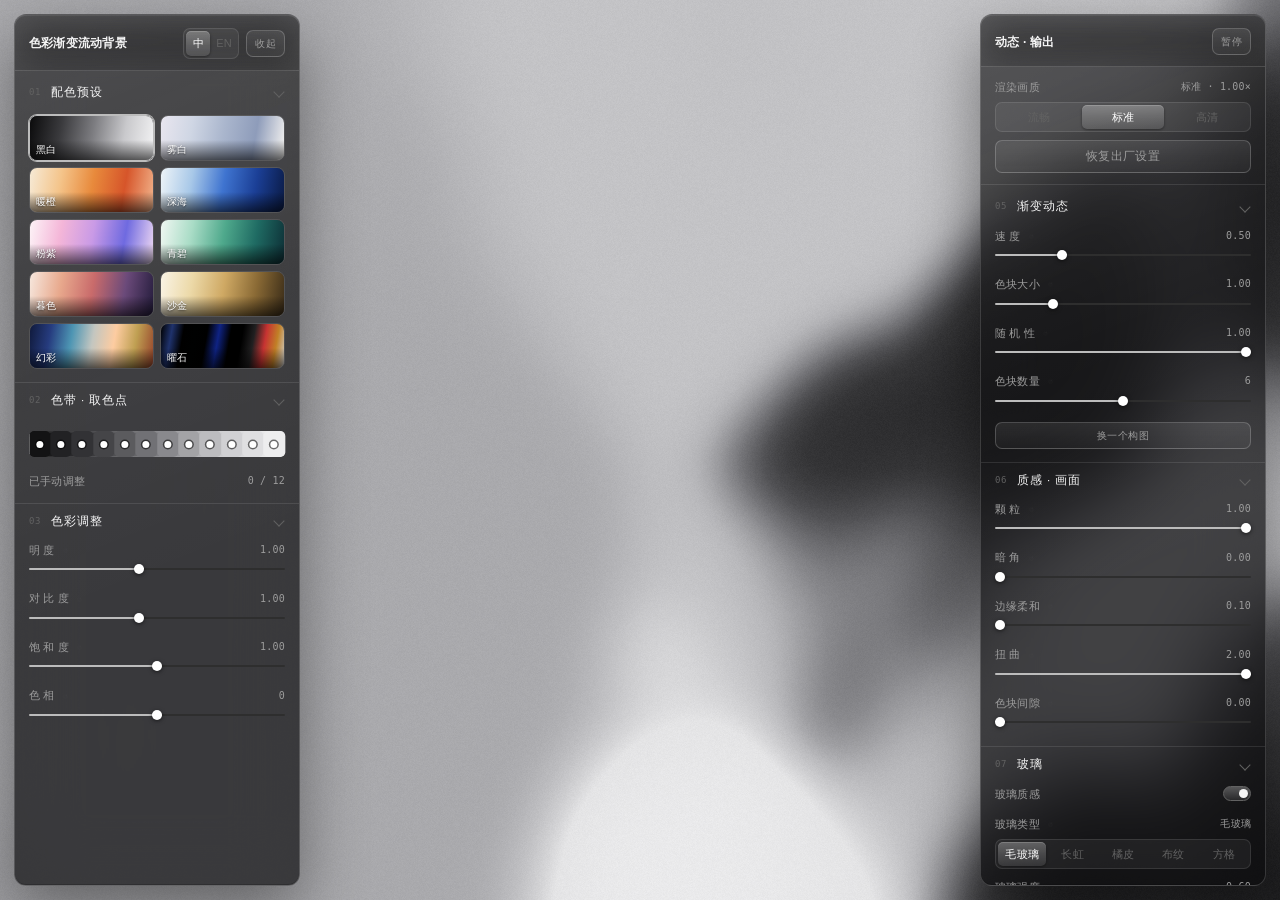
<file: index.html>
<!DOCTYPE html>
<html lang="zh-CN">
<head>
<meta charset="UTF-8">
<meta name="viewport" content="width=device-width, initial-scale=1.0">
<title>色彩渐变流动背景</title>
<link rel="icon" href="data:image/svg+xml,%3Csvg xmlns='http://www.w3.org/2000/svg' viewBox='0 0 32 32'%3E%3Cdefs%3E%3CradialGradient id='g' cx='35%25' cy='30%25'%3E%3Cstop offset='0' stop-color='%23f2f2f2'/%3E%3Cstop offset='1' stop-color='%23222'/%3E%3C/radialGradient%3E%3C/defs%3E%3Crect width='32' height='32' rx='7' fill='url(%23g)'/%3E%3C/svg%3E">
<link rel="stylesheet" href="styles.css">
</head>
<body>

<!-- 语言的真值源（视觉上的段控 #segLang 只是它的外观，见 app.js 的 bindSeg）。
     与 particle-pointcloud 同一套做法：隐藏 select + .seg.lang-seg 外壳。 -->
<select id="lang" hidden>
  <option value="zh">中文</option>
  <option value="en">English</option>
</select>

<div id="stage">
  <canvas id="gl"></canvas>
  <div id="hud"></div>
</div>

<!-- ============================ 左面板：颜色 ============================ -->
<aside class="panel" id="panelL">
  <div class="panel-head">
    <h1 data-i18n="appTitleL">色彩渐变流动背景</h1>
    <span class="sp"></span>
    <div class="seg lang-seg" id="segLang" role="group" aria-label="语言 / Language" data-i18n-aria="langLabel">
      <button type="button" data-val="zh" aria-pressed="true" title="中文">中</button>
      <button type="button" data-val="en" aria-pressed="false" title="English">EN</button>
    </div>
    <button class="btn sm mob-switch" id="mobNext" data-i18n="mobMotion">动态 ›</button>
    <button class="btn sm" id="collapseAll" data-i18n="collapse" data-i18n-title="tCollapse"
            title="收起两侧面板（Tab）">收起</button>
  </div>

  <div class="body">
    <!-- 01 取色 -->
    <section class="open" data-sec="preset">
      <button class="sec-head" type="button"><span class="no">01</span><span class="t" data-i18n="sPreset">配色预设</span><span class="caret"></span></button>
      <div class="sec-body">
        <div id="presets"></div>
      </div>
    </section>

    <section class="open" data-sec="palette">
      <button class="sec-head" type="button"><span class="no">02</span><span class="t" data-i18n="sBand">色带 · 取色点</span><span class="caret"></span></button>
      <div class="sec-body">
        <div id="bandWrap">
          <div id="band"></div>
          <div id="swatches"></div>
        </div>
        <div class="row" style="margin-top:16px">
          <span class="lab" data-i18n="lEdited">已手动调整</span>
          <span class="val mono" id="vEdited">0 / 12</span>
        </div>
      </div>
    </section>

    <!-- 03 调色 -->
    <section class="open" data-sec="grade">
      <button class="sec-head" type="button"><span class="no">03</span><span class="t" data-i18n="sGrade">色彩调整</span><span class="caret"></span></button>
      <div class="sec-body">
        <div class="row"><span class="lab" data-i18n="lBri">明    度</span><span class="val" id="vBri">1.00</span></div>
        <input type="range" id="bri" min="0.4" max="1.8" step="0.01" value="1">
        <div class="row"><span class="lab" data-i18n="lCon">对 比 度</span><span class="val" id="vCon">1.00</span></div>
        <input type="range" id="con" min="0.4" max="1.8" step="0.01" value="1">
        <div class="row"><span class="lab" data-i18n="lSat">饱 和 度</span><span class="val" id="vSat">1.00</span></div>
        <input type="range" id="sat" min="0" max="2" step="0.01" value="1">
        <div class="row"><span class="lab" data-i18n="lHue">色    相</span><span class="val" id="vHueS">0°</span></div>
        <input type="range" id="hueS" min="-180" max="180" step="1" value="0">
      </div>
    </section>

  </div>
</aside>

<!-- ============================ 右面板：动态 ============================ -->
<aside class="panel" id="panelR">
  <div class="panel-head">
    <h1 data-i18n="appTitleR">动态 · 输出</h1>
    <span class="sp"></span>
    <button class="btn sm mob-switch" id="mobPrev" data-i18n="mobColor">‹ 色彩</button>
    <button class="btn sm" id="pause" data-i18n="pause" data-i18n-title="tPause" title="空格键播放 / 暂停">暂停</button>
  </div>

  <div class="toolbar">
    <div class="row"><span class="lab" data-i18n="lQuality">渲染画质</span><span class="val mono" id="vQual">标准 · 1.0×</span></div>
    <div class="seg" id="qSeg" role="group" aria-label="渲染画质" data-i18n-aria="lQuality">
      <button data-q="0.6" data-i18n="qSmooth">流畅</button>
      <button data-q="1" class="on" data-i18n="qStd">标准</button>
      <button data-q="1.5" data-i18n="qHigh">高清</button>
    </div>
    <button class="btn" id="factory" data-i18n="factory" data-i18n-title="tFactory"
            title="色带 / 调色 / 动态 / 质感 全部回到出厂默认">恢复出厂设置</button>
  </div>

  <div class="body">
    <!-- 05 动态 -->
    <section class="open" data-sec="motion">
      <button class="sec-head" type="button"><span class="no">05</span><span class="t" data-i18n="sMotion">渐变动态</span><span class="caret"></span></button>
      <div class="sec-body">
        <div class="row"><span class="lab" data-i18n="lSpeed">速    度</span><span class="val" id="vSpeed">0.50</span></div>
        <input type="range" id="speed" min="0" max="2" step="0.01" value="0.5">
        <div class="row"><span class="lab" data-i18n="lSize">色块大小</span><span class="val" id="vSize">1.00</span></div>
        <input type="range" id="size" min="0.45" max="3" step="0.01" value="1">
        <div class="row"><span class="lab" data-i18n="lRnd">随 机 性</span><span class="val" id="vRnd">1.00</span></div>
        <input type="range" id="rnd" min="0" max="1" step="0.01" value="1">
        <div class="row">
          <span class="lab" data-i18n="lCount">色块数量</span><span class="val mono" id="vCount">6</span>
        </div>
        <input type="range" id="count" min="2" max="10" step="1" value="6">
        <div class="btn-row">
          <button class="btn sm wide" id="reseed" data-i18n="reseed" data-i18n-title="tReseed"
                  title="重新抽一次构图（换一套随机种子）">换一个构图</button>
        </div>
      </div>
    </section>

    <!-- 06 质感 -->
    <section class="open" data-sec="texture">
      <button class="sec-head" type="button"><span class="no">06</span><span class="t" data-i18n="sTexture">质感 · 画面</span><span class="caret"></span></button>
      <div class="sec-body">
        <div class="row"><span class="lab" data-i18n="lGrain">颗    粒</span><span class="val" id="vGrain">1.00</span></div>
        <input type="range" id="grain" min="0" max="1" step="0.01" value="1">
        <div class="row"><span class="lab" data-i18n="lVin">暗    角</span><span class="val" id="vVin">0.00</span></div>
        <input type="range" id="vin" min="0" max="1" step="0.01" value="0">
        <div class="row"><span class="lab" data-i18n="lSoft">边缘柔和</span><span class="val" id="vSoft">0.10</span></div>
        <input type="range" id="soft" min="0.1" max="2.5" step="0.01" value="0.1">
        <div class="row"><span class="lab" data-i18n="lWarp">扭    曲</span><span class="val" id="vWarp">2.00</span></div>
        <input type="range" id="warp" min="0" max="2" step="0.01" value="2">
        <div class="row"><span class="lab" data-i18n="lGap">色块间隙</span><span class="val" id="vGap">0.00</span></div>
        <input type="range" id="gap" min="0" max="1" step="0.01" value="0">
      </div>
    </section>

    <!-- 07 玻璃（2026-09 用户要求：从 06 质感·画面 独立成区，并加一个总开关） -->
    <section class="open" data-sec="glass">
      <button class="sec-head" type="button"><span class="no">07</span><span class="t" data-i18n="sGlass">玻    璃</span><span class="caret"></span></button>
      <div class="sec-body">
        <div class="row"><span class="lab" data-i18n="lGlassSw">玻璃质感</span><button class="tgl on" id="glassSw" type="button" role="switch" aria-checked="true" aria-label="玻璃开关" data-i18n-aria="lGlassSw"><i></i></button></div>
        <div class="row glassOnly" style="margin-top:14px"><span class="lab" data-i18n="lGlassType">玻璃类型</span><span class="val" id="vGlass">毛玻璃</span></div>
        <div class="seg glassOnly" id="glassSeg" style="margin-top:6px" role="group" aria-label="玻璃类型" data-i18n-aria="lGlassType">
          <button data-glass="0" class="on" data-i18n="gFrost">毛玻璃</button>
          <button data-glass="1" data-i18n="gReeded">长虹</button>
          <button data-glass="2" data-i18n="gPeel">橘皮</button>
          <button data-glass="3" data-i18n="gWeave">布纹</button>
          <button data-glass="4" data-i18n="gGrid">方格</button>
        </div>
        <div class="row glassOnly glassFrostOnly" style="margin-top:10px"><span class="lab" data-i18n="lFrostAmt">玻璃强度</span><span class="val" id="vFrost">0.60</span></div>
        <input type="range" id="frost" class="glassOnly glassFrostOnly" min="0" max="1" step="0.01" value="0.6">
        <div class="row glassOnly glassNonFrost" style="margin-top:10px"><span class="lab" data-i18n="lGlassSize">玻璃尺寸</span><span class="val" id="vGlassSize">1.00</span></div>
        <input type="range" id="glassSize" class="glassOnly glassNonFrost" min="0.4" max="3" step="0.01" value="1">
        <div class="row glassOnly glassNonFrost"><span class="lab" data-i18n="lGlassHi">玻璃高光</span><span class="val" id="vGlassHi">0.08</span></div>
        <input type="range" id="glassHi" class="glassOnly glassNonFrost" min="0" max="1" step="0.01" value="0.08">
      </div>
    </section>

    <!-- 08 渲染导出（2026-09 因为插入 07 玻璃而顺延） -->
    <section data-sec="out">
      <button class="sec-head" type="button"><span class="no">08</span><span class="t" data-i18n="sOut">渲染导出</span><span class="caret"></span></button>
      <div class="sec-body">
        <div class="row"><span class="lab" data-i18n="lContent">内    容</span></div>
        <div class="seg" id="expMode" role="group" aria-label="导出内容" data-i18n-aria="lContent">
          <button data-exp="anim" class="on" data-i18n="oSeq">序列</button>
          <button data-exp="still" data-i18n="oStill">单帧</button>
        </div>

        <div class="animOnly">
          <div class="row" style="margin-top:12px"><span class="lab" data-i18n="lDur">时    长</span><span class="val mono" id="vDur">6.0s</span></div>
          <input type="range" id="dur" min="1" max="30" step="0.5" value="6">
          <div class="row"><span class="lab" data-i18n="lFps">序列帧率</span></div>
          <div class="seg" id="fpsSeg" role="group" aria-label="序列帧率" data-i18n-aria="lFps">
            <button data-fps="24">24</button>
            <button data-fps="30" class="on">30</button>
            <button data-fps="60">60</button>
          </div>
        </div>

        <div class="row" style="margin-top:12px"><span class="lab" data-i18n="lRes">分 辨 率</span><span class="val mono" id="vOutSize">1920×1080</span></div>
        <div class="seg" id="sizeSeg" style="margin-top:6px" role="group" aria-label="分辨率" data-i18n-aria="lRes">
          <button data-sz="1280x720">720p</button>
          <button data-sz="1920x1080" class="on">1080p</button>
          <button data-sz="2560x1440">1440p</button>
          <button data-sz="1080x1920" data-i18n="oPortrait">竖屏</button>
        </div>

        <div class="btn-row"><button class="btn wide primary" id="btnExport" data-i18n="btnExportSeq">导出序列</button></div>
        <div class="btn-row"><button class="btn wide" id="embed" data-i18n="embed">导出网页背景代码</button></div>

      </div>
    </section>
  </div>
</aside>

<div id="toggleBtn" data-i18n="panelChip">‹ 显示面板 ›</div>

<div id="recBar"><span class="dot"></span><span class="txt" id="recTxt">录制中 0.0 / 6.0s</span><button class="btn sm" id="recStop" data-i18n="recStop">停止</button></div>
<div id="toast"></div>

<!-- 内联取色器 -->
<div id="picker">
  <div id="pickHead">
    <span id="pickChip"></span>
    <input id="pickHex" type="text" spellcheck="false" maxlength="7">
  </div>
  <div id="sv"><canvas id="svC" width="170" height="110"></canvas><span id="svDot"></span></div>
  <input id="hue" type="range" min="0" max="360" step="1" value="0">
</div>

<div id="modal">
  <div class="sheet">
    <header>
      <h2 id="mTitle">导出</h2>
      <span class="sp" style="flex:1"></span>
      <button class="btn sm" id="mClose" data-i18n="mClose">关闭</button>
    </header>
    <div class="content" id="mBody"></div>
  </div>
</div>

<script src="app.js"></script>
</body>
</html>
</file>
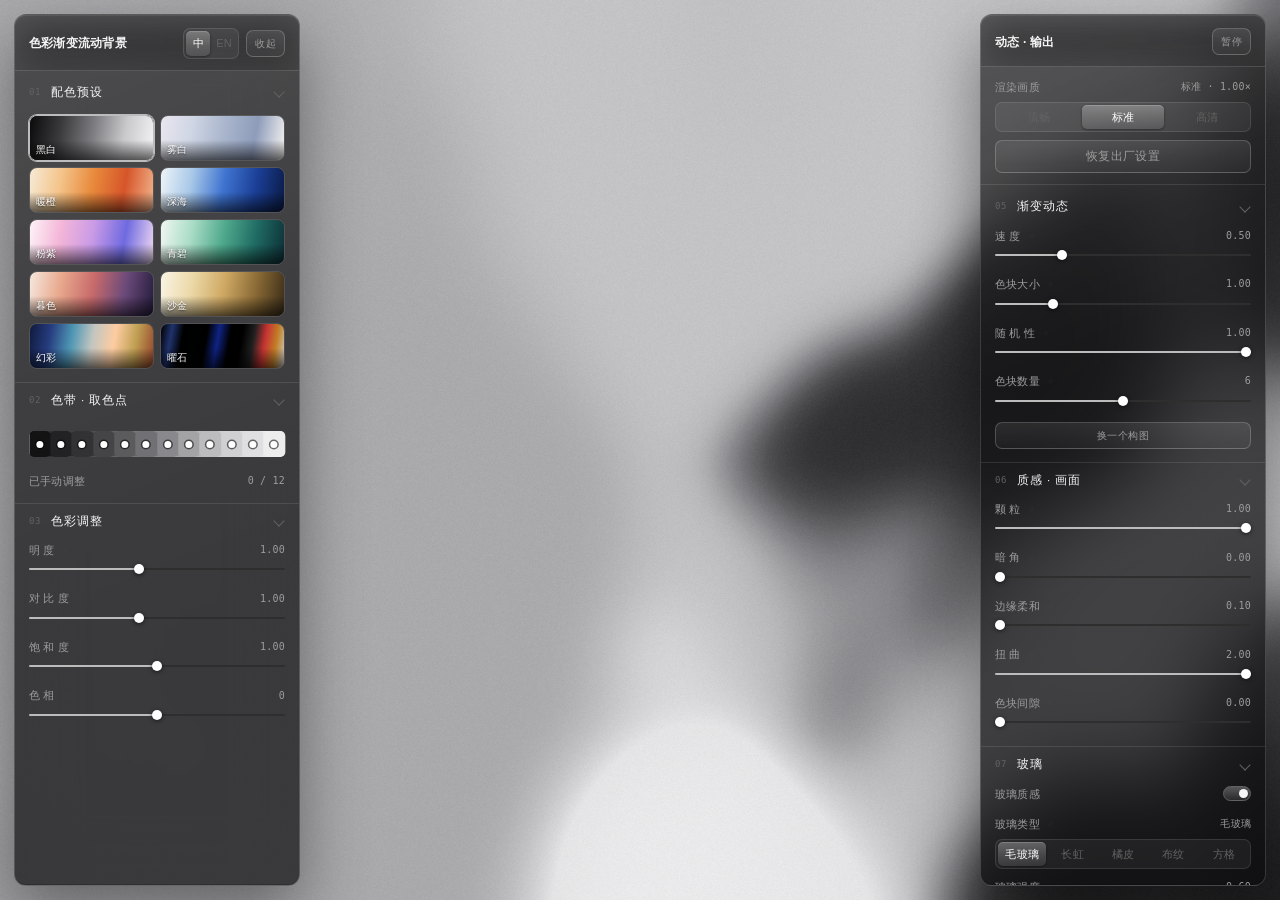
<file: gradient-flow.html>
<!DOCTYPE html>
<html lang="zh-CN">
<head>
<meta charset="UTF-8">
<meta name="viewport" content="width=device-width, initial-scale=1.0">
<title>色彩渐变流动背景</title>
<link rel="icon" href="data:image/svg+xml,%3Csvg xmlns='http://www.w3.org/2000/svg' viewBox='0 0 32 32'%3E%3Cdefs%3E%3CradialGradient id='g' cx='35%25' cy='30%25'%3E%3Cstop offset='0' stop-color='%23f2f2f2'/%3E%3Cstop offset='1' stop-color='%23222'/%3E%3C/radialGradient%3E%3C/defs%3E%3Crect width='32' height='32' rx='7' fill='url(%23g)'/%3E%3C/svg%3E">
<style>
/* ============================================================================
   渐变流动 Gradient Flow · 设计系统
   与 ring-strands / particle-pointcloud 同一套视觉语言：
     单色阶（黑/白/灰），层级只靠明度（--ink → --ink-4）与 1px 细线建立，不靠颜色。
     唯一的彩色只出现在「图像内容本身」——色带、取色点、取样线预览。
   理由：这是个调色工具，UI 带颜色会干扰用户对画布颜色的判断。
   ============================================================================ */
:root {
  color-scheme: dark;
  --ink:    #f5f5f5;                    /* 主文字 */
  --hi:     #bcbcbc;                    /* 滑块已填充段 / 手柄 */
  --glass-1: rgba(255,255,255,.28);
  --glass-2: rgba(255,255,255,.16);
  --glass-3: rgba(255,255,255,.085);
  --ink-2:  #9c9c9c;                    /* 标签、次级文字 */
  --ink-3:  #626262;                    /* 说明文字、非激活图标 */
  --ink-4:  #2e2e2e;                    /* 滑轨未填充部分 */
  --line:   rgba(255,255,255,.10);
  --line-2: rgba(255,255,255,.20);
  /* ---- 面板玻璃（2026-10-03 第 2 轮，按用户给的 reference/玻璃UI材质参考.jpg 改）----
     基线是 rgba(10,10,10,.90) 的"黑底板"。现在拆成两块：
       · --panel-rgb / --panel-a  = 玻璃的本体色与**浓度**
       · --glass-edge / --glass-top = 参考图里那两件玻璃特征物：1px 亮边 + 内上沿高光
     ⚠️ --panel-a 不是固定值：面板一透明，文字对比度就取决于**面板底下那片画布多亮**，
     所以它由 app.js 的 glassTick()/panelAForBg() 按实测底亮度实时给（暗背景更透、亮背景更实）。
     boot() 里会立刻调 applyPanelA() 把保守值（.88，最实）写上去，所以下面这个 .62
     只是"JS 没跑起来"时的兜底值，正常看不到。 */
  --panel-rgb: 10,10,12;
  --panel-a: .62;
  --panel:  rgba(var(--panel-rgb), var(--panel-a));
  --glass-edge: rgba(255,255,255,.16);
  --glass-top:  rgba(255,255,255,.13);
  /* 玻璃上的输入底/分段底：原来是实色 #191919，那会在玻璃上贴出一块"黑补丁" */
  --field:  rgba(255,255,255,.055);
  --ease:   cubic-bezier(.32,.72,0,1);  /* 面板进出场：先快后缓，有"重量感" */
  --r-panel: 12px;                      /* 度量表：面板圆角 */
}

* { margin: 0; padding: 0; box-sizing: border-box; }
html, body {
  width: 100%; height: 100%; overflow: hidden; background: #000; color: var(--ink);
  font: 12px/1.5 -apple-system, BlinkMacSystemFont, "PingFang SC", "Microsoft YaHei", sans-serif;
  -webkit-font-smoothing: antialiased;
}

button { font: inherit; color: inherit; background: none; border: 0; cursor: pointer; }
button:focus-visible, summary:focus-visible, input:focus-visible, select:focus-visible {
  outline: 1px solid var(--ink); outline-offset: 2px;
}
input[type=range]:focus-visible { outline: none; }
input[type=range]:focus-visible::-webkit-slider-thumb { box-shadow: 0 0 0 3px rgba(255,255,255,.28); }
summary::-webkit-details-marker { display: none; }
summary { cursor: pointer; list-style: none; }
summary::-webkit-details-marker { display: none; }

/* ---------------------------------------------------------------- 画布 */
#stage { position: fixed; inset: 0; background: #000; }
#gl { position: absolute; inset: 0; width: 100%; height: 100%; display: block; }
#stage.grabbing { cursor: grabbing; }

/* 画面右下角的极简状态：分辨率 / 帧率。透明度极低，不抢画面 */
#hud {
  position: absolute; right: 14px; bottom: 12px; z-index: 3;
  font: 10px/1.4 ui-monospace, SFMono-Regular, Menlo, monospace;
  color: rgba(255,255,255,.30); letter-spacing: .04em; text-align: right;
  pointer-events: none; text-shadow: 0 1px 3px rgba(0,0,0,.5);
  opacity: 0; transition: opacity .3s var(--ease);
}
#hud.on { opacity: 1; }

/* ---------------------------------------------------------------- 面板 */
.panel {
  position: fixed; top: 14px; bottom: 14px; width: 286px; z-index: 10;
  max-height: calc(100vh - 28px);
  display: flex; flex-direction: column;
  /* 玻璃 = 半透明本体 + 一层左上向右下的白色斜光（模拟玻璃受光面）
     + 强背景模糊与提饱和（参考图里卡片背后的东西完全不可辨，却仍能看出是它） */
  background-color: var(--panel);
  background-image: linear-gradient(158deg, rgba(255,255,255,.10) 0%, rgba(255,255,255,.022) 38%, rgba(255,255,255,0) 64%);
  border: 1px solid var(--glass-edge);
  border-radius: var(--r-panel);
  backdrop-filter: blur(30px) saturate(170%);
  -webkit-backdrop-filter: blur(30px) saturate(170%);
  box-shadow: 0 26px 64px rgba(0,0,0,.42),
              inset 0 1px 0 var(--glass-top),
              inset 0 -1px 0 rgba(0,0,0,.18);
  transition: transform .42s var(--ease), opacity .3s var(--ease);
}
#panelL { left: 14px; }
#panelR { right: 14px; }
.panel.collapsed { transform: translateX(calc(-100% - 20px)); opacity: 0; pointer-events: none;
  visibility: hidden; }  /* visibility 必加：只改 opacity 的话元素还留在无障碍树里 */
#panelR.collapsed { transform: translateX(calc(100% + 20px)); }

.panel-head {
  display: flex; align-items: center; gap: 7px;
  position: sticky; top: 0; z-index: 2;
  padding: 13px 14px 11px; border-bottom: 1px solid var(--line); flex: none;
  /* sticky 标题栏必须有底，否则滚动内容会从字底下穿过去。但它也得是**玻璃**：
     一层极淡的白 + 自己的背景模糊（backdrop-filter 会连带糊掉滚到它下面的内容）。 */
  background: linear-gradient(to bottom, rgba(255,255,255,.055), rgba(255,255,255,.015));
  backdrop-filter: blur(18px) saturate(150%);
  -webkit-backdrop-filter: blur(18px) saturate(150%);
  /* 必须跟随父级圆角：sticky 标题栏自带背景，方角会盖住面板的圆角，
     在顶端露出两个"尖角"（用户实测反馈）。 */
  border-radius: var(--r-panel) var(--r-panel) 0 0;
}
/* 项目名改为 8 字（色彩渐变流动背景）后，286px 面板的一行放不下：
   收紧字距并禁止 h1 / 按钮换行（否则标题断成两行、按钮被挤成"收/起"上下两字）。2026-09-23 */
.panel-head h1 { font-size: 12px; font-weight: 600; letter-spacing: .02em; white-space: nowrap; flex: none; }
.panel-head .btn { white-space: nowrap; flex: none; }

/* 面板顶部的快捷条：常用动作放最上面，不用展开折叠分组去找 */
.toolbar { padding: 10px 14px 11px; border-bottom: 1px solid var(--line); flex: none; }
.toolbar .row { margin-top: 0; }
.toolbar .row + .seg { margin-top: 6px; }
.toolbar .btn { width: 100%; margin-top: 8px; }
/* 语言段控（中 / EN）。度量与 particle-pointcloud 的 .lang-seg 一致：
   只在面板标题栏里出现，固定宽、不许被压缩，字号比普通段控小一档。
   （原 .panel-head .tag 的"英文角标"规则随 2026-09 夜间任务"去掉标题上的英文"一并删除。） */
.lang-seg { flex: none; width: 56px; }
.lang-seg > button { padding: 3px 0; font-size: 10px; letter-spacing: .02em; }
.panel-head .sp { flex: 1; }

.body { overflow-y: auto; overflow-x: hidden; padding: 4px 0 14px; flex: 1; }
.body::-webkit-scrollbar { width: 9px; }
.body::-webkit-scrollbar-thumb { background: rgba(255,255,255,.16); border-radius: 4px; }
.body::-webkit-scrollbar-track { background: transparent; }

section { border-bottom: 1px solid var(--line); }
section:last-child { border-bottom: 0; }
.sec-head {
  display: flex; align-items: center; gap: 8px; width: 100%;
  padding: 9px 14px; text-align: left;
}
.sec-head .no {
  font: 9px/1 ui-monospace, Menlo, monospace; color: var(--ink-3);
  letter-spacing: .06em; width: 14px; flex: none;
}
.sec-head .t { font-size: 11.5px; letter-spacing: .08em; color: var(--ink); flex: 1; }
.sec-head .caret {
  width: 8px; height: 8px; border-right: 1px solid var(--ink-3); border-bottom: 1px solid var(--ink-3);
  transform: rotate(-135deg); transition: transform .28s var(--ease); margin-right: 2px;
}
section.open .sec-head .caret { transform: rotate(45deg); }
.sec-body { display: none; padding: 1px 14px 13px; }
section.open .sec-body { display: block; }

/* ---------------------------------------------------------------- 控件 */
.row { display: flex; align-items: center; gap: 8px; margin-top: 10px; }
.row:first-child { margin-top: 2px; }
/* 参数名不再 flex:1 撑满整行 —— 那是 ↺ 被顶到最右边的根因：
   名字吃掉所有剩余空间后，插在它后面的 ↺ 实际落点紧贴右对齐的读数，
   离参数名隔了半个面板（"位置太远，有点尴尬"）。改成读数自己
   margin-left:auto 靠右，名字保持内容宽度，↺ 才会紧贴名字。
   这也是 particle-pointcloud / baseline.css 的写法（.ctl-head .v）。 */
.lab { font-size: 11px; color: var(--ink-2); letter-spacing: .02em; }
.val {
  font: 10px/1 ui-monospace, Menlo, monospace; color: var(--ink-2);
  min-width: 42px; text-align: right; letter-spacing: .02em; margin-left: auto;
}

input[type=range] {
  -webkit-appearance: none; appearance: none;
  width: 100%; height: 22px; background: none; cursor: pointer; display: block;
}
input[type=range]::-webkit-slider-runnable-track {
  height: 2px; border-radius: 1px;
  background: linear-gradient(to right, var(--hi) var(--p, 0%), var(--ink-4) var(--p, 0%));
}
input[type=range]::-webkit-slider-thumb {
  -webkit-appearance: none; width: 10px; height: 10px; border-radius: 50%;
  background: #fff; border: 0; margin-top: -4px;
  box-shadow: 0 1px 4px rgba(0,0,0,.6); transition: transform .16s var(--ease);
}
input[type=range]:hover::-webkit-slider-thumb { transform: scale(1.2); }
input[type=range]:active::-webkit-slider-thumb { transform: scale(1.35); }
input[type=range]::-moz-range-track { height: 2px; border-radius: 1px; background: var(--ink-4); }
input[type=range]::-moz-range-progress { height: 2px; border-radius: 1px; background: var(--hi); }
input[type=range]::-moz-range-thumb { width: 10px; height: 10px; border: 0; border-radius: 50%; background: #fff; }

/* 分段控件：玻璃选中药（半透明白纵向渐变 + 上沿高光） */
.seg {
  display: flex; gap: 2px; padding: 2px; border-radius: 7px;
  background: var(--field); border: 1px solid var(--line);
}
.seg button {
  flex: 1; padding: 4px 2px; border-radius: 5px; font-size: 11px; letter-spacing: .02em;
  color: var(--ink-3); transition: color .18s var(--ease), background .18s var(--ease);
  white-space: nowrap;
}
.seg button:hover { color: var(--ink-2); }
.seg button.on {
  color: #fff;
  background: linear-gradient(to bottom, var(--glass-1), var(--glass-2) 55%, var(--glass-3));
  box-shadow: inset 0 1px 0 rgba(255,255,255,.16), 0 1px 3px rgba(0,0,0,.4);
}

/* 开关（switch）。⚠️ 这是本项目对「工具类UI风格」的**一次有意偏离**：
   技能规范第 6 条明确写"不用开关（switch）、不用单选按钮"——理由是会引入第三种控件语言。
   2026-09 用户明确要求"设一个开关切换玻璃的有无"，故按基线令牌实现一个最小开关：
   关闭 = 只有 1px 描边 + 灰点；打开 = 与分段控件选中态同一套"单色玻璃"填充 + 白点，
   不引入任何新的颜色或形状语言（圆角/描边宽度/过渡曲线都取自基线令牌）。
   如果哪天要回到严格基线：把这里删掉，让玻璃类型多一个「关」选项即可。 */
.tgl {
  flex: none; margin-left: auto; width: 28px; height: 15px; padding: 0;
  border: 1px solid var(--line-2); border-radius: 8px; background: none; cursor: pointer;
  position: relative; transition: background .18s var(--ease), border-color .18s var(--ease);
}
.tgl i {
  position: absolute; top: 2px; left: 2px; width: 9px; height: 9px; border-radius: 50%;
  background: var(--ink-3); transition: transform .18s var(--ease), background .18s var(--ease);
}
.tgl:hover { border-color: var(--ink-3); }
.tgl.on { background: linear-gradient(to bottom, var(--glass-1), var(--glass-3)); border-color: var(--ink-3); }
.tgl.on i { transform: translateX(13px); background: var(--ink); }
.tgl:focus-visible { outline: 1px solid var(--line-2); outline-offset: 2px; }

/* 实心按钮 = 唯一的"主操作"外观 */
.btn {
  display: inline-flex; align-items: center; justify-content: center; gap: 6px;
  padding: 7px 10px; border-radius: 7px; font-size: 11.5px; letter-spacing: .04em;
  border: 1px solid var(--line-2); color: var(--ink-2);
  background: linear-gradient(to bottom, var(--glass-3), rgba(255,255,255,.03));
  transition: color .18s var(--ease), border-color .18s var(--ease), background .18s var(--ease);
}
.btn:hover { color: var(--ink); border-color: rgba(255,255,255,.34); background: rgba(255,255,255,.08); }
.btn:active { background: rgba(255,255,255,.14); filter: brightness(.94); }
.btn.primary {
  color: #fff; background: linear-gradient(to bottom, var(--glass-1), var(--glass-2) 55%, var(--glass-3));
  box-shadow: inset 0 1px 0 rgba(255,255,255,.16);
}
.btn.wide { width: 100%; }
.btn[disabled] { opacity: .34; pointer-events: none; }
.btn.sm { padding: 5px 8px; font-size: 10px; }
.btn-row { display: flex; gap: 6px; margin-top: 10px; }
.btn-row .btn { flex: 1; }

.hint { font-size: 10.5px; line-height: 1.55; color: var(--ink-3); letter-spacing: .02em; margin-top: 9px; }
.hint b { color: var(--ink-2); font-weight: 500; }
.mono { font-family: ui-monospace, Menlo, monospace; }
.val, .sheet textarea, #pickHex { font-variant-numeric: tabular-nums; }

/* ↺ 重置：紧贴参数名，平时 .4、悬停才到 1；已在默认值上时更淡且不可点。
   工具类UI风格的核心——试错成本为零，所以每个数值参数都得有。
   ⚠️ 2026-09 用户发现"默认时显着、调完反而消失"，是本项目偏离基线的结果：
   这里原本基础不透明度写成 0（只有 .row:hover 才 .55），而 .at-default 是
   .12 —— 于是静止时"默认的看得见、改过的不悬停就看不见"，逻辑正好反了。
   现按 particle-pointcloud / baseline.css 逐行对齐：基础 .4，悬停 1，
   .at-default .12 且 pointer-events:none（规则必须排最后：与 :hover 同特异性，
   靠顺序取胜，这也是基线里不写 !important 的原因）。 */
.rv {
  align-self: center; flex: none; margin-left: -5px;
  width: 15px; height: 15px; padding: 0;
  display: inline-flex; align-items: center; justify-content: center;
  border: 1px solid transparent; border-radius: 50%; background: none;
  color: var(--ink-3); font-size: 10px; line-height: 1; cursor: pointer;
  opacity: .4; transition: opacity .18s var(--ease), color .18s var(--ease), border-color .18s var(--ease);
}
.rv:hover, .rv:focus-visible { opacity: 1; color: var(--ink); border-color: var(--line-2); }
.rv.at-default { opacity: .12; pointer-events: none; }

/* ---------------------------------------------------------------- 取样 */
#drop {
  margin: 2px 0 10px; padding: 16px 12px; border-radius: 10px; text-align: center;
  border: 1px dashed var(--line-2); background: rgba(255,255,255,.015); cursor: pointer;
  transition: border-color .2s var(--ease), background .2s var(--ease);
}
#drop:hover, #drop.drag { border-color: var(--hi); background: rgba(255,255,255,.045); }
#drop .t { font-size: 11.5px; }
#drop .s { font-size: 10px; color: var(--ink-3); margin-top: 4px; letter-spacing: .02em; }

#imgBox {
  position: relative; margin-top: 10px; border-radius: 8px; overflow: hidden;
  border: 1px solid var(--line); background: #0d0d0d; display: none;
}
#imgBox.on { display: block; }
#imgBox canvas { display: block; width: 100%; height: auto; cursor: crosshair; }
#lineSvg { position: absolute; inset: 0; width: 100%; height: 100%; pointer-events: none; }
#lineSvg .ln { stroke: #fff; stroke-width: 1.25; vector-effect: non-scaling-stroke;
  filter: drop-shadow(0 0 3px rgba(0,0,0,.9)); }
#lineSvg .h { fill: rgba(0,0,0,.45); stroke: #fff; stroke-width: 1.25; vector-effect: non-scaling-stroke; }
#lineSvg .tick { stroke: rgba(255,255,255,.55); stroke-width: 1; vector-effect: non-scaling-stroke; }

/* 色带：一段连续渐变 + 骑在上面的 12 个取色点 */
#bandWrap { position: relative; margin-top: 12px; }
#band {
  height: 26px; border-radius: 6px; border: 1px solid var(--line);
  box-shadow: inset 0 1px 0 rgba(255,255,255,.07);
}
#swatches { position: absolute; left: 0; right: 0; top: 0; height: 26px; }
.sw {
  position: absolute; top: 0; height: 26px; padding: 0; border-radius: 5px;
  transform: translateX(-50%); transition: box-shadow .16s var(--ease);
}
.sw i { display: block; width: 100%; height: 100%; border-radius: 5px; }
.sw b {
  position: absolute; left: 50%; top: 50%; width: 7px; height: 7px; margin: -3.5px 0 0 -3.5px;
  border-radius: 50%; background: #fff; box-shadow: 0 0 0 1.5px rgba(0,0,0,.55);
  transition: transform .16s var(--ease);
}
.sw:hover b, .sw.open b { transform: scale(1.5); }
.sw.edited i::after {
  content: ''; position: absolute; inset: 0; border-radius: 5px;
  box-shadow: inset 0 0 0 1px rgba(255,255,255,.85);
}
.sw .x {
  position: absolute; left: 50%; top: -15px; transform: translateX(-50%);
  width: 14px; height: 14px; line-height: 13px; text-align: center; border-radius: 50%;
  font-size: 10px; color: var(--ink); background: rgba(20,20,20,.92);
  border: 1px solid var(--line-2); display: none;
}
.sw.edited .x { display: block; }
.sw .x:hover { color: #fff; background: #333; }

/* 内联 HSV 取色器（自己画，不依赖原生 <input type=color>：
   原生面板无法在自动化环境里驱动，也无法在 Safari 上稳定 showPicker()） */
#picker {
  position: fixed; z-index: 40; width: 190px; padding: 10px; border-radius: 10px;
  background: var(--panel); border: 1px solid var(--line-2);
  backdrop-filter: blur(18px); -webkit-backdrop-filter: blur(18px);
  box-shadow: 0 16px 40px rgba(0,0,0,.6); display: none;
}
#picker.on { display: block; }
#sv { position: relative; height: 110px; border-radius: 6px; cursor: crosshair; overflow: hidden; }
#svC { display: block; width: 100%; height: 100%; }
#svDot {
  position: absolute; width: 12px; height: 12px; margin: -6px 0 0 -6px; border-radius: 50%;
  box-shadow: 0 0 0 1.5px #fff, 0 0 0 3px rgba(0,0,0,.45); pointer-events: none;
}
#hue { -webkit-appearance: none; appearance: none; width: 100%; height: 14px; margin-top: 9px;
  border-radius: 4px; cursor: pointer; background: linear-gradient(to right,
    #f00 0%, #ff0 17%, #0f0 33%, #0ff 50%, #00f 67%, #f0f 83%, #f00 100%); }
#hue::-webkit-slider-thumb { -webkit-appearance: none; width: 8px; height: 18px; border-radius: 3px;
  background: #fff; border: 0; box-shadow: 0 1px 4px rgba(0,0,0,.7); }
#hue::-moz-range-thumb { width: 8px; height: 18px; border: 0; border-radius: 3px; background: #fff; }
#pickHead { display: flex; align-items: center; gap: 7px; margin-bottom: 8px; }
#pickChip { width: 22px; height: 22px; border-radius: 5px; border: 1px solid var(--line-2); flex: none; }
#pickHex { flex: 1; background: var(--field); border: 1px solid var(--line);
  border-radius: 5px; color: var(--ink); font: 10.5px/1 ui-monospace, Menlo, monospace;
  padding: 6px 7px; letter-spacing: .04em; }
#pickHex:focus { outline: 1px solid var(--hi); outline-offset: 0; }

/* ---------------------------------------------------------------- 预设 */
#presets { display: grid; grid-template-columns: 1fr 1fr; gap: 6px; margin-top: 4px; }
.preset {
  position: relative; border-radius: 8px; overflow: hidden; height: 46px;
  border: 1px solid var(--line); transition: border-color .18s var(--ease), transform .18s var(--ease);
}
.preset:hover { border-color: var(--line-2); transform: translateY(-1px); }
.preset.on { border-color: var(--hi); box-shadow: 0 0 0 1px var(--hi); }
.preset i { position: absolute; inset: 0; }
.preset span {
  position: absolute; left: 0; right: 0; bottom: 0; padding: 3px 6px; font-size: 9.5px;
  letter-spacing: .03em; text-align: left; color: #fff;
  background: linear-gradient(to top, rgba(0,0,0,.62), rgba(0,0,0,0));
  text-shadow: 0 1px 2px rgba(0,0,0,.6);
}

/* ---------------------------------------------------------------- 弹层 */
#modal {
  position: fixed; inset: 0; z-index: 60; display: none;
  align-items: center; justify-content: center; padding: 24px;
  background: rgba(0,0,0,.66); backdrop-filter: blur(6px); -webkit-backdrop-filter: blur(6px);
}
#modal.on { display: flex; }
.sheet {
  width: min(720px, 100%); max-height: 82vh; display: flex; flex-direction: column;
  background: var(--panel); border: 1px solid var(--line-2); border-radius: 14px;
  box-shadow: 0 30px 80px rgba(0,0,0,.7); overflow: hidden;
}
.sheet header {
  display: flex; align-items: center; gap: 10px; padding: 14px 16px; border-bottom: 1px solid var(--line);
}
.sheet header h2 { font-size: 12.5px; font-weight: 600; letter-spacing: .04em; flex: 1; }
.sheet .content { padding: 16px; overflow: auto; }
.sheet textarea {
  width: 100%; height: 300px; resize: vertical; background: rgba(0,0,0,.38); color: var(--ink-2);
  border: 1px solid var(--line); border-radius: 8px; padding: 12px;
  font: 10.5px/1.6 ui-monospace, SFMono-Regular, Menlo, monospace;
}
.sheet .btn-row { margin-top: 12px; }

/* 进度条（录制时） */
#recBar {
  position: fixed; left: 50%; top: 16px; transform: translate(-50%, -30px); z-index: 30;
  display: flex; align-items: center; gap: 10px; padding: 8px 14px; border-radius: 999px;
  background: rgba(var(--panel-rgb), min(.86, calc(var(--panel-a) + .18)));
  border: 1px solid var(--glass-edge);
  backdrop-filter: blur(18px) saturate(160%); -webkit-backdrop-filter: blur(18px) saturate(160%);
  box-shadow: 0 12px 34px rgba(0,0,0,.6); opacity: 0; pointer-events: none;
  transition: opacity .3s var(--ease), transform .3s var(--ease);
}
#recBar.on { opacity: 1; transform: translate(-50%, 0); }
#recBar .dot { width: 7px; height: 7px; border-radius: 50%; background: #e05252; animation: blip 1.1s infinite; }
@keyframes blip { 0%,100% { opacity: 1; } 50% { opacity: .25; } }
#recBar .txt { font: 10.5px/1 ui-monospace, Menlo, monospace; letter-spacing: .05em; color: var(--ink-2); }

#toast {
  position: fixed; left: 50%; bottom: 26px; transform: translate(-50%, 12px); z-index: 50;
  padding: 9px 15px; border-radius: 999px; font-size: 11px; letter-spacing: .02em;
  background: rgba(var(--panel-rgb), min(.88, calc(var(--panel-a) + .20)));
  border: 1px solid var(--glass-edge); color: var(--ink);
  backdrop-filter: blur(18px) saturate(160%); -webkit-backdrop-filter: blur(18px) saturate(160%);
  box-shadow: 0 12px 34px rgba(0,0,0,.5); opacity: 0; pointer-events: none;
  transition: opacity .28s var(--ease), transform .28s var(--ease);
}
#toast.on { opacity: 1; transform: translate(-50%, 0); }

/* 底部中央的极简播放条：只在大面板都收起时出现 */

/* ---------------------------------------------------------------- 收起后的唤出按钮 */
/* 一个按钮控两侧面板；收起后它出现在右上角。（这段样式曾经在某轮重构里被误删，
   结果按钮变成普通文档流里的裸 div —— 用户反馈"收起后找不到唤回按钮"，就是这个原因。） */
#toggleBtn {
  position: fixed; top: 14px; right: 14px; z-index: 21; padding: 7px 12px;
  border: 1px solid var(--line-2); border-radius: 8px; background: var(--panel);
  backdrop-filter: blur(14px); -webkit-backdrop-filter: blur(14px);
  color: var(--ink-2); font-size: 11px; letter-spacing: .08em; cursor: pointer;
  opacity: 0; pointer-events: none;
  transform: translateY(-6px);
  transition: opacity .25s var(--ease), transform .25s var(--ease), color .15s var(--ease);
}
#toggleBtn.show { opacity: 1; pointer-events: auto; transform: none; }
#toggleBtn:hover { color: var(--ink); border-color: var(--ink); }

/* HUD：只在收起面板时出现，极低存在感 */
#hud.on { opacity: 1; }

/* ---------------------------------------------------------------- 窄屏 */
/* 手机宽度放不下并排的两个面板：让面板占满可用宽度，并且同一时刻只显示一个
   （头部那个 .mob-switch 按钮负责互切）。.mobOff 只在窄屏里有定义，
   桌面端即使带着这个 class 也不受影响。 */
.mob-switch { display: none; }
@media (max-width: 900px) {
  .panel { width: min(calc(100vw - 20px), 430px); }
  #panelL, #panelR { top: auto; bottom: 10px; height: min(64vh, 560px); left: 10px; right: 10px; }
  .mob-switch { display: inline-flex; }
  .mobOff { display: none; }
}
@media (prefers-reduced-motion: reduce) {
  * { transition-duration: .01ms !important; animation-duration: .01ms !important; }
}

</style>
</head>
<body>

<!-- 语言的真值源（视觉上的段控 #segLang 只是它的外观，见 app.js 的 bindSeg）。
     与 particle-pointcloud 同一套做法：隐藏 select + .seg.lang-seg 外壳。 -->
<select id="lang" hidden>
  <option value="zh">中文</option>
  <option value="en">English</option>
</select>

<div id="stage">
  <canvas id="gl"></canvas>
  <div id="hud"></div>
</div>

<!-- ============================ 左面板：颜色 ============================ -->
<aside class="panel" id="panelL">
  <div class="panel-head">
    <h1 data-i18n="appTitleL">色彩渐变流动背景</h1>
    <span class="sp"></span>
    <div class="seg lang-seg" id="segLang" role="group" aria-label="语言 / Language" data-i18n-aria="langLabel">
      <button type="button" data-val="zh" aria-pressed="true" title="中文">中</button>
      <button type="button" data-val="en" aria-pressed="false" title="English">EN</button>
    </div>
    <button class="btn sm mob-switch" id="mobNext" data-i18n="mobMotion">动态 ›</button>
    <button class="btn sm" id="collapseAll" data-i18n="collapse" data-i18n-title="tCollapse"
            title="收起两侧面板（Tab）">收起</button>
  </div>

  <div class="body">
    <!-- 01 取色 -->
    <section class="open" data-sec="preset">
      <button class="sec-head" type="button"><span class="no">01</span><span class="t" data-i18n="sPreset">配色预设</span><span class="caret"></span></button>
      <div class="sec-body">
        <div id="presets"></div>
      </div>
    </section>

    <section class="open" data-sec="palette">
      <button class="sec-head" type="button"><span class="no">02</span><span class="t" data-i18n="sBand">色带 · 取色点</span><span class="caret"></span></button>
      <div class="sec-body">
        <div id="bandWrap">
          <div id="band"></div>
          <div id="swatches"></div>
        </div>
        <div class="row" style="margin-top:16px">
          <span class="lab" data-i18n="lEdited">已手动调整</span>
          <span class="val mono" id="vEdited">0 / 12</span>
        </div>
      </div>
    </section>

    <!-- 03 调色 -->
    <section class="open" data-sec="grade">
      <button class="sec-head" type="button"><span class="no">03</span><span class="t" data-i18n="sGrade">色彩调整</span><span class="caret"></span></button>
      <div class="sec-body">
        <div class="row"><span class="lab" data-i18n="lBri">明    度</span><span class="val" id="vBri">1.00</span></div>
        <input type="range" id="bri" min="0.4" max="1.8" step="0.01" value="1">
        <div class="row"><span class="lab" data-i18n="lCon">对 比 度</span><span class="val" id="vCon">1.00</span></div>
        <input type="range" id="con" min="0.4" max="1.8" step="0.01" value="1">
        <div class="row"><span class="lab" data-i18n="lSat">饱 和 度</span><span class="val" id="vSat">1.00</span></div>
        <input type="range" id="sat" min="0" max="2" step="0.01" value="1">
        <div class="row"><span class="lab" data-i18n="lHue">色    相</span><span class="val" id="vHueS">0°</span></div>
        <input type="range" id="hueS" min="-180" max="180" step="1" value="0">
      </div>
    </section>

  </div>
</aside>

<!-- ============================ 右面板：动态 ============================ -->
<aside class="panel" id="panelR">
  <div class="panel-head">
    <h1 data-i18n="appTitleR">动态 · 输出</h1>
    <span class="sp"></span>
    <button class="btn sm mob-switch" id="mobPrev" data-i18n="mobColor">‹ 色彩</button>
    <button class="btn sm" id="pause" data-i18n="pause" data-i18n-title="tPause" title="空格键播放 / 暂停">暂停</button>
  </div>

  <div class="toolbar">
    <div class="row"><span class="lab" data-i18n="lQuality">渲染画质</span><span class="val mono" id="vQual">标准 · 1.0×</span></div>
    <div class="seg" id="qSeg" role="group" aria-label="渲染画质" data-i18n-aria="lQuality">
      <button data-q="0.6" data-i18n="qSmooth">流畅</button>
      <button data-q="1" class="on" data-i18n="qStd">标准</button>
      <button data-q="1.5" data-i18n="qHigh">高清</button>
    </div>
    <button class="btn" id="factory" data-i18n="factory" data-i18n-title="tFactory"
            title="色带 / 调色 / 动态 / 质感 全部回到出厂默认">恢复出厂设置</button>
  </div>

  <div class="body">
    <!-- 05 动态 -->
    <section class="open" data-sec="motion">
      <button class="sec-head" type="button"><span class="no">05</span><span class="t" data-i18n="sMotion">渐变动态</span><span class="caret"></span></button>
      <div class="sec-body">
        <div class="row"><span class="lab" data-i18n="lSpeed">速    度</span><span class="val" id="vSpeed">0.50</span></div>
        <input type="range" id="speed" min="0" max="2" step="0.01" value="0.5">
        <div class="row"><span class="lab" data-i18n="lSize">色块大小</span><span class="val" id="vSize">1.00</span></div>
        <input type="range" id="size" min="0.45" max="3" step="0.01" value="1">
        <div class="row"><span class="lab" data-i18n="lRnd">随 机 性</span><span class="val" id="vRnd">1.00</span></div>
        <input type="range" id="rnd" min="0" max="1" step="0.01" value="1">
        <div class="row">
          <span class="lab" data-i18n="lCount">色块数量</span><span class="val mono" id="vCount">6</span>
        </div>
        <input type="range" id="count" min="2" max="10" step="1" value="6">
        <div class="btn-row">
          <button class="btn sm wide" id="reseed" data-i18n="reseed" data-i18n-title="tReseed"
                  title="重新抽一次构图（换一套随机种子）">换一个构图</button>
        </div>
      </div>
    </section>

    <!-- 06 质感 -->
    <section class="open" data-sec="texture">
      <button class="sec-head" type="button"><span class="no">06</span><span class="t" data-i18n="sTexture">质感 · 画面</span><span class="caret"></span></button>
      <div class="sec-body">
        <div class="row"><span class="lab" data-i18n="lGrain">颗    粒</span><span class="val" id="vGrain">1.00</span></div>
        <input type="range" id="grain" min="0" max="1" step="0.01" value="1">
        <div class="row"><span class="lab" data-i18n="lVin">暗    角</span><span class="val" id="vVin">0.00</span></div>
        <input type="range" id="vin" min="0" max="1" step="0.01" value="0">
        <div class="row"><span class="lab" data-i18n="lSoft">边缘柔和</span><span class="val" id="vSoft">0.10</span></div>
        <input type="range" id="soft" min="0.1" max="2.5" step="0.01" value="0.1">
        <div class="row"><span class="lab" data-i18n="lWarp">扭    曲</span><span class="val" id="vWarp">2.00</span></div>
        <input type="range" id="warp" min="0" max="2" step="0.01" value="2">
        <div class="row"><span class="lab" data-i18n="lGap">色块间隙</span><span class="val" id="vGap">0.00</span></div>
        <input type="range" id="gap" min="0" max="1" step="0.01" value="0">
      </div>
    </section>

    <!-- 07 玻璃（2026-09 用户要求：从 06 质感·画面 独立成区，并加一个总开关） -->
    <section class="open" data-sec="glass">
      <button class="sec-head" type="button"><span class="no">07</span><span class="t" data-i18n="sGlass">玻    璃</span><span class="caret"></span></button>
      <div class="sec-body">
        <div class="row"><span class="lab" data-i18n="lGlassSw">玻璃质感</span><button class="tgl on" id="glassSw" type="button" role="switch" aria-checked="true" aria-label="玻璃开关" data-i18n-aria="lGlassSw"><i></i></button></div>
        <div class="row glassOnly" style="margin-top:14px"><span class="lab" data-i18n="lGlassType">玻璃类型</span><span class="val" id="vGlass">毛玻璃</span></div>
        <div class="seg glassOnly" id="glassSeg" style="margin-top:6px" role="group" aria-label="玻璃类型" data-i18n-aria="lGlassType">
          <button data-glass="0" class="on" data-i18n="gFrost">毛玻璃</button>
          <button data-glass="1" data-i18n="gReeded">长虹</button>
          <button data-glass="2" data-i18n="gPeel">橘皮</button>
          <button data-glass="3" data-i18n="gWeave">布纹</button>
          <button data-glass="4" data-i18n="gGrid">方格</button>
        </div>
        <div class="row glassOnly glassFrostOnly" style="margin-top:10px"><span class="lab" data-i18n="lFrostAmt">玻璃强度</span><span class="val" id="vFrost">0.60</span></div>
        <input type="range" id="frost" class="glassOnly glassFrostOnly" min="0" max="1" step="0.01" value="0.6">
        <div class="row glassOnly glassNonFrost" style="margin-top:10px"><span class="lab" data-i18n="lGlassSize">玻璃尺寸</span><span class="val" id="vGlassSize">1.00</span></div>
        <input type="range" id="glassSize" class="glassOnly glassNonFrost" min="0.4" max="3" step="0.01" value="1">
        <div class="row glassOnly glassNonFrost"><span class="lab" data-i18n="lGlassHi">玻璃高光</span><span class="val" id="vGlassHi">0.08</span></div>
        <input type="range" id="glassHi" class="glassOnly glassNonFrost" min="0" max="1" step="0.01" value="0.08">
      </div>
    </section>

    <!-- 08 渲染导出（2026-09 因为插入 07 玻璃而顺延） -->
    <section data-sec="out">
      <button class="sec-head" type="button"><span class="no">08</span><span class="t" data-i18n="sOut">渲染导出</span><span class="caret"></span></button>
      <div class="sec-body">
        <div class="row"><span class="lab" data-i18n="lContent">内    容</span></div>
        <div class="seg" id="expMode" role="group" aria-label="导出内容" data-i18n-aria="lContent">
          <button data-exp="anim" class="on" data-i18n="oSeq">序列</button>
          <button data-exp="still" data-i18n="oStill">单帧</button>
        </div>

        <div class="animOnly">
          <div class="row" style="margin-top:12px"><span class="lab" data-i18n="lDur">时    长</span><span class="val mono" id="vDur">6.0s</span></div>
          <input type="range" id="dur" min="1" max="30" step="0.5" value="6">
          <div class="row"><span class="lab" data-i18n="lFps">序列帧率</span></div>
          <div class="seg" id="fpsSeg" role="group" aria-label="序列帧率" data-i18n-aria="lFps">
            <button data-fps="24">24</button>
            <button data-fps="30" class="on">30</button>
            <button data-fps="60">60</button>
          </div>
        </div>

        <div class="row" style="margin-top:12px"><span class="lab" data-i18n="lRes">分 辨 率</span><span class="val mono" id="vOutSize">1920×1080</span></div>
        <div class="seg" id="sizeSeg" style="margin-top:6px" role="group" aria-label="分辨率" data-i18n-aria="lRes">
          <button data-sz="1280x720">720p</button>
          <button data-sz="1920x1080" class="on">1080p</button>
          <button data-sz="2560x1440">1440p</button>
          <button data-sz="1080x1920" data-i18n="oPortrait">竖屏</button>
        </div>

        <div class="btn-row"><button class="btn wide primary" id="btnExport" data-i18n="btnExportSeq">导出序列</button></div>
        <div class="btn-row"><button class="btn wide" id="embed" data-i18n="embed">导出网页背景代码</button></div>

      </div>
    </section>
  </div>
</aside>

<div id="toggleBtn" data-i18n="panelChip">‹ 显示面板 ›</div>

<div id="recBar"><span class="dot"></span><span class="txt" id="recTxt">录制中 0.0 / 6.0s</span><button class="btn sm" id="recStop" data-i18n="recStop">停止</button></div>
<div id="toast"></div>

<!-- 内联取色器 -->
<div id="picker">
  <div id="pickHead">
    <span id="pickChip"></span>
    <input id="pickHex" type="text" spellcheck="false" maxlength="7">
  </div>
  <div id="sv"><canvas id="svC" width="170" height="110"></canvas><span id="svDot"></span></div>
  <input id="hue" type="range" min="0" max="360" step="1" value="0">
</div>

<div id="modal">
  <div class="sheet">
    <header>
      <h2 id="mTitle">导出</h2>
      <span class="sp" style="flex:1"></span>
      <button class="btn sm" id="mClose" data-i18n="mClose">关闭</button>
    </header>
    <div class="content" id="mBody"></div>
  </div>
</div>

<script>
/* ============================================================================
   渐变流动 Gradient Flow
   单文件 WebGL2 实时渐变动画背景生成器 · 无任何外部依赖

   架构：
     颜色管线（CPU，只在颜色变化时重算）
       取样线 → 512 点带宽加权采样 → rawCurve(sRGB)
         → 12 个取色点偏移（sRGB 差值）
           → 明度/对比度/饱和度/色相
             → sRGB → linear → 512×1 LUT 纹理（NoColorSpace）
     shader（GPU，每帧）
       色块位置（噪声摆动的利萨如轨道）
         → 高斯权重混合（weight^k 而不是 exp，数值稳定、无需归一化）
           → 域扭曲（domain warp）把色团边缘揉成流动的手指状
             → 基调压暗 → LUT 取色 → 曝光 → 暗角 → TPDF 颗粒抖动 → sRGB

   为什么不用 three.js：这是单 draw call 的全屏着色器，three 只会多一层
   CORS/加载/版本负担。纯 WebGL2 双击即可运行，离线可用。
   ========================================================================== */
'use strict';

/* ============================================================ 0. 基础工具 */
const $ = id => document.getElementById(id);
const clamp = (v, a, b) => v < a ? a : v > b ? b : v;
const clamp01 = v => v < 0 ? 0 : v > 1 ? 1 : v;
const lerp = (a, b, t) => a + (b - a) * t;
const fmt = (v, n) => v.toFixed(n);

/* ============================================================ 0.5 语言（中 / EN）
   与 particle-pointcloud 同一套做法（用户 2026-09 夜间任务指定"照它的实际实现方式，
   不要另造一套交互"）：
     · 静态文案：HTML 上标 data-i18n / data-i18n-title / data-i18n-aria，
       applyLang() 一次性替换（textContent / title / aria-label 三个通道）；
     · 动态文案（滑块读数、按钮状态、toast、玻璃类型名、预设名）：由 applyLang()
       调用的 refresh* 系列重算；
     · 偏好存 localStorage['gf.lang']；
     · 隐藏的 <select id="lang"> 是唯一真值源，视觉上的 .seg.lang-seg 只是它的外观
       （bindSeg 把点击转成 select 的 change，与 particle-pointcloud 完全一致）。
   取名 tr 而不是 t：本文件里 t 到处是时间变量（着色器 / 动画 / 导出循环），tr 不会被遮蔽。 */
const I18N = {
  zh: {
    docTitle: '色彩渐变流动背景',
    appTitleL: '色彩渐变流动背景', appTitleR: '动态 · 输出',
    collapse: '收起', panelChip: '‹ 显示面板 ›', langLabel: '语言 / Language',
    mobMotion: '动态 ›', mobColor: '‹ 色彩',
    pause: '暂停', play: '播放',
    tCollapse: '收起两侧面板（Tab）', tPause: '空格键播放 / 暂停',
    tFactory: '色带 / 调色 / 动态 / 质感 全部回到出厂默认', tReseed: '重新抽一次构图（换一套随机种子）',
    sPreset: '配色预设', sBand: '色带 · 取色点', sGrade: '色彩调整', sMotion: '渐变动态',
    sTexture: '质感 · 画面', sGlass: '玻璃', sOut: '渲染导出',
    lBri: '明    度', lCon: '对 比 度', lSat: '饱 和 度', lHue: '色    相',
    lEdited: '已手动调整',
    lQuality: '渲染画质', qSmooth: '流畅', qStd: '标准', qHigh: '高清',
    factory: '恢复出厂设置',
    lSpeed: '速    度', lSize: '色块大小', lRnd: '随 机 性', lCount: '色块数量', reseed: '换一个构图',
    lGrain: '颗    粒', lVin: '暗    角', lSoft: '边缘柔和', lWarp: '扭    曲', lGap: '色块间隙',
    lGlassSw: '玻璃质感', lGlassType: '玻璃类型',
    gFrost: '毛玻璃', gReeded: '长虹', gPeel: '橘皮', gWeave: '布纹', gGrid: '方格',
    lFrostAmt: '玻璃强度', lGlassSize: '玻璃尺寸', lGlassHi: '玻璃高光',
    lContent: '内    容', oSeq: '序列', oStill: '单帧',
    lDur: '时    长', lFps: '序列帧率', lRes: '分 辨 率', oPortrait: '竖屏',
    btnExportSeq: '导出序列', btnExportStill: '导出单帧', embed: '导出网页背景代码',
    recLabel: '录制中', recStop: '停止',
    mClose: '关闭', mEmbed: '网页背景代码',
    dlEmbed: '下载 background.html', copyEmbed: '复制代码',
    mEmbedNote1: '这是一个<b>可以直接双击打开、也可以直接当页面用的完整 HTML</b>——参数已经冻结在里面，零依赖、离线可用。把它存成 <span class="mono">background.html</span>，用 <span class="mono">&lt;iframe&gt;</span> 嵌进你的网页即可：',
    mEmbedNote2: '想让它在你的页面里当背景层：把 <span class="mono">&lt;canvas id="gf"&gt;</span> 和那段脚本直接粘到你的页面里，然后给 <span class="mono">#gf</span> 设 <span class="mono">position:fixed;inset:0;z-index:-1</span> 即可。',
    tAutoQuality: '已自动降低渲染分辨率以保持流畅（拖动"渲染画质"可固定）',
    tReseeded: '换了一个构图', tFactoryDone: '已恢复出厂设置',
    tDownloaded: '已下载 background.html', tCopied: '代码已复制',
    tSpeed: '速度', tSize: '色块大小',
    cfFactory: '把所有参数恢复到出厂默认？（配色、调色、动态、质感、基调都会重置）',
    cfBigExport: (total, w, h) => `这批序列约 ${total} 帧 / ${w}×${h}，预计占用 500MB 以上内存。\n建议：缩短时长或降低分辨率。\n\n仍然继续吗？`,
    recProgress: (i, n) => `渲染中 ${i} / ${n} 帧`,
    tStillExported: (w, h) => `已导出 ${w}×${h} 静帧`,
    tSeqExported: (n, fps) => `已导出 ${n} 帧 PNG 序列（${fps}fps，zip）`,
    tSwatch: n => `取色点 ${n} / ${SWATCH_N} · 点击改这一段颜色`,
    aSwatch: n => `取色点 ${n} / ${SWATCH_N} 的颜色`,
    tReset: k => `重置「${k}」为默认值`,
  },
  en: {
    docTitle: 'Gradient Flow',
    appTitleL: 'Gradient Flow', appTitleR: 'Motion · Output',
    collapse: 'Collapse', panelChip: '‹ Show panel ›', langLabel: 'Language',
    mobMotion: 'Motion ›', mobColor: '‹ Colour',
    pause: 'Pause', play: 'Play',
    tCollapse: 'Collapse both panels (Tab)', tPause: 'Space to play / pause',
    tFactory: 'Reset band / grade / motion / texture to factory defaults', tReseed: 'Draw a new layout (new random seed)',
    sPreset: 'Presets', sBand: 'Band · Stops', sGrade: 'Colour grade', sMotion: 'Motion',
    sTexture: 'Texture', sGlass: 'Glass', sOut: 'Export',
    lBri: 'Brightness', lCon: 'Contrast', lSat: 'Saturation', lHue: 'Hue',
    lEdited: 'Manually edited',
    lQuality: 'Render quality', qSmooth: 'Smooth', qStd: 'Standard', qHigh: 'High',
    factory: 'Restore defaults',
    lSpeed: 'Speed', lSize: 'Blob size', lRnd: 'Randomness', lCount: 'Blob count', reseed: 'New layout',
    lGrain: 'Grain', lVin: 'Vignette', lSoft: 'Edge softness', lWarp: 'Warp', lGap: 'Blob gap',
    lGlassSw: 'Glass surface', lGlassType: 'Glass type',
    gFrost: 'Frosted', gReeded: 'Reeded', gPeel: 'Orange peel', gWeave: 'Woven', gGrid: 'Grid',
    lFrostAmt: 'Glass amount', lGlassSize: 'Glass scale', lGlassHi: 'Highlight',
    lContent: 'Content', oSeq: 'Sequence', oStill: 'Still',
    lDur: 'Duration', lFps: 'Frame rate', lRes: 'Resolution', oPortrait: 'Portrait',
    btnExportSeq: 'Export sequence', btnExportStill: 'Export still', embed: 'Export embed code',
    recLabel: 'Recording', recStop: 'Stop',
    mClose: 'Close', mEmbed: 'Embed code',
    dlEmbed: 'Download background.html', copyEmbed: 'Copy code',
    mEmbedNote1: 'A <b>complete HTML file you can double-click to open, or drop straight into a page</b> — the parameters are frozen inside it. No dependencies, works offline. Save it as <span class="mono">background.html</span> and embed it with <span class="mono">&lt;iframe&gt;</span>:',
    mEmbedNote2: 'To use it as a background layer: paste the <span class="mono">&lt;canvas id="gf"&gt;</span> element and its script into your page, then give <span class="mono">#gf</span> <span class="mono">position:fixed;inset:0;z-index:-1</span>.',
    tAutoQuality: 'Render resolution was lowered automatically to stay smooth (pick a fixed Render quality to lock it)',
    tReseeded: 'New layout drawn', tFactoryDone: 'Factory defaults restored',
    tDownloaded: 'background.html downloaded', tCopied: 'Code copied',
    tSpeed: 'Speed', tSize: 'Blob size',
    cfFactory: 'Restore every parameter to factory defaults? (presets, grade, motion and texture will all reset)',
    cfBigExport: (total, w, h) => `About ${total} frames at ${w}×${h} — this will need more than 500 MB of memory.\nTry a shorter duration or a lower resolution.\n\nContinue anyway?`,
    recProgress: (i, n) => `Rendering ${i} / ${n} frames`,
    tStillExported: (w, h) => `Exported ${w}×${h} still`,
    tSeqExported: (n, fps) => `Exported ${n} PNG frames (${fps}fps, zip)`,
    tSwatch: n => `Stop ${n} / ${SWATCH_N} · click to recolour this segment`,
    aSwatch: n => `Colour of stop ${n} / ${SWATCH_N}`,
    tReset: k => `Reset “${k}” to its default`,
  },
};
let LANG = 'zh';
try { const saved = localStorage.getItem('gf.lang'); if (saved === 'en' || saved === 'zh') LANG = saved; } catch (e) {}
const tr = k => (I18N[LANG] && I18N[LANG][k] !== undefined) ? I18N[LANG][k]
  : (I18N.zh[k] !== undefined ? I18N.zh[k] : k);
window.__GF_I18N = I18N;         // 测试钩子：检查中英词条是否一一对应
/* 玻璃类型 → i18n 键（GLASS 表里的 name 只有中文，只用于注释与旧代码；界面一律走 tr） */
const GLASS_KEY = ['gFrost', 'gReeded', 'gPeel', 'gWeave', 'gGrid'];
const glassName = i => tr(GLASS_KEY[i | 0] || GLASS_KEY[0]);
/* 预设名：中英各一份（PRESETS 里的 en 字段） */
const presetName = p => (LANG === 'en' && p.en) ? p.en : p.name;

/* mulberry32：小而够用的确定性伪随机。种子化是"换一个构图"能复现的前提。 */
function mulberry32(a) {
  return function () {
    a |= 0; a = a + 0x6D2B79F5 | 0;
    let t = Math.imul(a ^ a >>> 15, 1 | a);
    t = t + Math.imul(t ^ t >>> 7, 61 | t) ^ t;
    return ((t ^ t >>> 14) >>> 0) / 4294967296;
  };
}

/* ============================================================ 1. 色彩空间 */
const srgbToLinear = c => c <= 0.04045 ? c / 12.92 : Math.pow((c + 0.055) / 1.055, 2.4);
const linearToSrgb = c => c <= 0.0031308 ? c * 12.92 : 1.055 * Math.pow(c, 1 / 2.4) - 0.055;

function hex2rgb(hex) {
  const h = hex.replace('#', '');
  return [parseInt(h.slice(0, 2), 16) / 255, parseInt(h.slice(2, 4), 16) / 255, parseInt(h.slice(4, 6), 16) / 255];
}
function rgb2hex(r, g, b) {
  const f = v => clamp(Math.round(v * 255), 0, 255).toString(16).padStart(2, '0');
  return '#' + f(r) + f(g) + f(b);
}
function rgb2hsv(r, g, b) {
  const mx = Math.max(r, g, b), mn = Math.min(r, g, b), d = mx - mn;
  let h = 0;
  if (d > 1e-6) {
    if (mx === r) h = ((g - b) / d + (g < b ? 6 : 0));
    else if (mx === g) h = (b - r) / d + 2;
    else h = (r - g) / d + 4;
    h *= 60;
  }
  return [h, mx <= 1e-6 ? 0 : d / mx, mx];
}
function hsv2rgb(h, s, v) {
  h = ((h % 360) + 360) % 360 / 60;
  const c = v * s, x = c * (1 - Math.abs(h % 2 - 1)), m = v - c;
  const t = h < 1 ? [c, x, 0] : h < 2 ? [x, c, 0] : h < 3 ? [0, c, x]
    : h < 4 ? [0, x, c] : h < 5 ? [x, 0, c] : [c, 0, x];
  return [t[0] + m, t[1] + m, t[2] + m];
}
function srgb2oklabLike(r, g, b) {   // 只用来算感知亮度权重
  return 0.2126 * srgbToLinear(r) + 0.7152 * srgbToLinear(g) + 0.0722 * srgbToLinear(b);
}

/* ============================================================ 2. 配色预设 */
/* 每条 = 一组 sRGB 色标，沿色带均匀插值。曲线本身与图片取色共用同一套下游管线。
   en 是英文界面用的名字（中英切换时重绘预设按钮上的文字）。
   ⚠️ 色标顺序 = 色带上的顺序，不是"亮度排序"：一条预设就是一段可以来回流动的渐变色带。 */
const PRESETS = [
  { id: 'gray', name: '黑白', en: 'Mono', stops: ['#0b0b0c', '#3a3a3d', '#7c7c80', '#c9c9cc', '#f4f4f5'] },
  { id: 'mist', name: '雾白', en: 'Mist', stops: ['#e9e6ef', '#cfd6e4', '#aab6cd', '#8e9cba', '#f6f4f1'] },
  { id: 'amber', name: '暖橙', en: 'Amber', stops: ['#f6ead6', '#f4c48a', '#e88a3c', '#d6552a', '#f2b48c'] },
  { id: 'ocean', name: '深海', en: 'Ocean', stops: ['#eef4f8', '#a8c8e8', '#3f74d0', '#1b3f96', '#0a1a44'] },
  { id: 'bloom', name: '粉紫', en: 'Bloom', stops: ['#fdf3f7', '#f4b6d8', '#c99ae6', '#6f6ae0', '#f0d9f2'] },
  { id: 'jade', name: '青碧', en: 'Jade', stops: ['#f0f7f2', '#a9dcc6', '#4fa98c', '#1f6b63', '#0d2f36'] },
  { id: 'dusk', name: '暮色', en: 'Dusk', stops: ['#f6e7dd', '#e8a98d', '#c96b6b', '#6b4a7a', '#241c3c'] },
  { id: 'sand', name: '沙金', en: 'Sand', stops: ['#faf4e6', '#ecd9a8', '#cfa964', '#8a6a35', '#3a2c18'] },
  /* 2026-10-02 夜间任务：用户提供两张参考图，取色成两套配色预设。
     图片就在本项目的 reference/ 下（绝对路径与取色方法写在 README
     「两条新预设的来源：用户给的参考图」一节）：
       prism  ← reference/ba4e7c899e771bec63582a5efdbec78d.jpg（蓝橙虹彩玻璃圆环）
     色标是从图片像素里按色相分桶聚类出来的实际颜色（暗部 → 主色 → 高光 → 暖端），
     不是凭印象填的。
     2026-10-03 第 2 轮：用户点名**去掉「铬银」（chrome）**，换成他自己在界面里调好的那套 ——
     素材是 reference/新增配色.png（他自己截的 "02 色带·取色点" 那一行）。
     取法：定位 12 个色块的中心，各取 5 列 × 6 行的中位数（避开色块里的白点），
     得到的 12 个颜色**原样**当 12 个色标 —— 12 个色标在色带上的位置正好就是
     12 个色块的位置，所以预设还原出来与截图逐块一致。取样位置与结果见 README。 */
  { id: 'prism', name: '幻彩', en: 'Prism', stops: ['#101a3c', '#263c7f', '#4d95b3', '#c3c6c0', '#fdcca1', '#bf9f52', '#96432b'] },
  { id: 'obsidian', name: '曜石', en: 'Obsidian',
    stops: ['#000000', '#1f326c', '#000000', '#000101', '#000000', '#0f2383', '#000000', '#000000', '#212021', '#c73332', '#c18026', '#cfcfcf'] },
];

/* ============================================================ 3. 状态 */
const LUT_N = 512;                       // 色带采样数
const SWATCH_N = 12;                     // 骑在色带上的取色点数
const SAMPLE_BW = 6;                     // 取样线垂直带宽（像素，两侧各 6）

const state = {
  seed: 20260915,
  speed: 0.5, size: 1.0, rnd: 1.0, count: 6, map: 0.7,
  grain: 1.0, vin: 0.0, soft: 0.1, gap: 0.0, field: 3.8, warp: 2.0, frost: 0.6, warpEps: 0.02,
  /* 玻璃（2026-09）：frost 的语义从「毛玻璃强度」升级成「玻璃强度」，
     键名保持不变 —— 旧存档里的 frost 值继续有效，默认仍是 0.6。
     默认类型 0 = 毛玻璃（纯模糊）→ 出厂观感与加玻璃之前逐像素一致。
     2026-09 二次改版（用户要求）：玻璃独立成 07 区并加总开关 glassOn，
     默认**开** —— 因为"出厂观感逐字节不变"是用户更早定下的硬约束，而毛玻璃
     本来就是出厂观感的一部分；关掉才是"完全没有玻璃"。
     glassSize / glassHi 是**可调滑块**，默认值随类型走（见 GLASS 表）。
     ⚠️ 用户 2026-09 澄清过：那张表里的数（长虹 1/0.05、橘皮 0.4/0.13、布纹 0.6/0）
     是**该类型的默认值**，不是"锁死不让调"—— 切类型套默认，之后滑块照常能用。
     2026-09 夜间任务：用户点名改了三个类型的默认（长虹高光 0.08→0.05、
     橘皮 0.45/0.30→0.40/0.13、方格 1.00/0.20→0.40/0.00），表里已是新值。 */
  glassOn: true, glassType: 0, glassSize: 1.0, glassHi: 0.0,
  bri: 1, con: 1, sat: 1, hueShift: 0,
  gradMode: 1,            // 1 = 色标连续插值（无量化台阶）0 = 512 点纹理查表
  colMix: 0.25,           // 色带取色 ↔ RGB 混色的插值（越大色块越互相染色，也越灰）
  quality: 1, adaptive: true, outW: 1920, outH: 1080, dur: 6,
  preset: 'gray',
  paused: false,
};

const rawCurve = new Float32Array(LUT_N * 3);   // sRGB，图片或预设
const swatchOff = new Float32Array(SWATCH_N * 3); // sRGB 差值
const lut = new Float32Array(LUT_N * 4);        // linear RGBA（给纹理）
let lutSrgb = new Float32Array(LUT_N * 3);      // 当前显示色（含调色），给 UI
const lutSrgbExact = new Float32Array(LUT_N * 3); // 同上的浮点精确值（基准色要用它，避免量化累积）

/* ============================================================ 4. 调色管线 */
const swatchCenter = n => (n + 0.5) * (LUT_N / SWATCH_N);
const _sw = new Float32Array(SWATCH_N);

function swatchWeights(i, out) {
  let sum = 0;
  for (let n = 0; n < SWATCH_N; n++) {
    const w = clamp01(1 - Math.abs(i - swatchCenter(n)) / (LUT_N / SWATCH_N));
    out[n] = w; sum += w;
  }
  if (sum > 0) for (let n = 0; n < SWATCH_N; n++) out[n] /= sum;
  return sum;
}
const swatchEdited = n => swatchOff[n * 3] !== 0 || swatchOff[n * 3 + 1] !== 0 || swatchOff[n * 3 + 2] !== 0;
const editedCount = () => { let c = 0; for (let n = 0; n < SWATCH_N; n++) if (swatchEdited(n)) c++; return c; };

/* 色相旋转用 YIQ 矩阵（线性的近似，够用且无分支） */
function hueRotate(r, g, b, deg) {
  if (!deg) return [r, g, b];
  const a = deg * Math.PI / 180, c = Math.cos(a), s = Math.sin(a);
  const m = [
    0.213 + c * 0.787 - s * 0.213, 0.715 - c * 0.715 - s * 0.715, 0.072 - c * 0.072 + s * 0.928,
    0.213 - c * 0.213 + s * 0.143, 0.715 + c * 0.285 + s * 0.140, 0.072 - c * 0.072 - s * 0.283,
    0.213 - c * 0.213 - s * 0.787, 0.715 - c * 0.715 + s * 0.715, 0.072 + c * 0.928 + s * 0.072,
  ];
  return [m[0] * r + m[1] * g + m[2] * b, m[3] * r + m[4] * g + m[5] * b, m[6] * r + m[7] * g + m[8] * b];
}

/* 单点全流程（sRGB 进，linear 出）。顺序：取色点 → 色相 → 饱和度 → 明度 → 对比度。
   注意"取色点"改的是局部，"色彩调整"改的是整体，两者作用于不同阶段，不会互相覆盖。 */
function gradeSrgb(r, g, b, out) {
  let R = clamp01(r), G = clamp01(g), B = clamp01(b);

  let lr = srgbToLinear(R), lg = srgbToLinear(G), lb = srgbToLinear(B);
  const Y = 0.2126 * lr + 0.7152 * lg + 0.0722 * lb;

  if (state.hueShift) {
    const h = hueRotate(lr, lg, lb, state.hueShift);
    lr = clamp01(h[0]); lg = clamp01(h[1]); lb = clamp01(h[2]);
  }
  if (state.sat !== 1) {
    lr = Y + (lr - Y) * state.sat; lg = Y + (lg - Y) * state.sat; lb = Y + (lb - Y) * state.sat;
  }
  if (state.bri !== 1) { lr *= state.bri; lg *= state.bri; lb *= state.bri; }
  if (state.con !== 1) {
    // 对比度在 display 域做（(c−0.5)·k+0.5），这是「看起来对」的那个域
    let dr = clamp01(linearToSrgb(clamp01(lr))), dg = clamp01(linearToSrgb(clamp01(lg))), db = clamp01(linearToSrgb(clamp01(lb)));
    dr = clamp01((dr - 0.5) * state.con + 0.5); dg = clamp01((dg - 0.5) * state.con + 0.5); db = clamp01((db - 0.5) * state.con + 0.5);
    lr = srgbToLinear(dr); lg = srgbToLinear(dg); lb = srgbToLinear(db);
  }
  out[0] = clamp01(lr); out[1] = clamp01(lg); out[2] = clamp01(lb);
}

const _g = [0, 0, 0], _s3 = [0, 0, 0];
function rebuildLUT() {
  for (let i = 0; i < LUT_N; i++) {
    let r = rawCurve[i * 3], g = rawCurve[i * 3 + 1], b = rawCurve[i * 3 + 2];
    if (swatchWeights(i, _sw) > 0) {
      for (let n = 0; n < SWATCH_N; n++) {
        const w = _sw[n];
        if (w <= 0) continue;
        r += swatchOff[n * 3] * w; g += swatchOff[n * 3 + 1] * w; b += swatchOff[n * 3 + 2] * w;
      }
    }
      gradeSrgb(r, g, b, _g);
    lut[i * 4] = _g[0]; lut[i * 4 + 1] = _g[1]; lut[i * 4 + 2] = _g[2]; lut[i * 4 + 3] = 1;
    // UI 显示的 sRGB（调色后再转回 display 域）
    lutSrgbExact[i * 3] = clamp01(linearToSrgb(_g[0]));
    lutSrgbExact[i * 3 + 1] = clamp01(linearToSrgb(_g[1]));
    lutSrgbExact[i * 3 + 2] = clamp01(linearToSrgb(_g[2]));
    lutSrgb[i * 3] = lutSrgbExact[i * 3];
    lutSrgb[i * 3 + 1] = lutSrgbExact[i * 3 + 1];
    lutSrgb[i * 3 + 2] = lutSrgbExact[i * 3 + 2];
  }
  buildGradStops();
  uploadLUT();
  drawBand();
  drawSwatches();
  updateEditedLabel();
  saveSoon();
  renderDirty = true;
}

/* 把 512 点色带抽成 N 个色标（linear 空间）。
   色标数量少 → 相邻色标之间的过渡是纯线性插值，不可能出现量化等值线；
   顺带压掉"颜色太多"的碎斑感。抽样用等距 + 端点对齐，保证首尾就是色带两端。 */
function buildGradStops() {
  const N = gradStops.n;
  for (let k = 0; k < N; k++) {
    const u = k / (N - 1);
    const x = u * (LUT_N - 1);
    const i0 = Math.min(LUT_N - 1, Math.floor(x)), i1 = Math.min(LUT_N - 1, i0 + 1);
    const f = x - i0;
    for (let c = 0; c < 3; c++) gradStops.arr[k * 3 + c] = lerp(lut[i0 * 4 + c], lut[i1 * 4 + c], f);
  }
}
/* 色标数量固定为 12。
   曾经做成滑块，但实测它**不是"精细度"而是"换一套颜色"**：色带被切成不均匀的色段，
   均匀取 N 个点时 N 变了取到的颜色就完全不同
   （暮色预设：3→红褐、12→紫粉、32→暖橙；画面里出现的颜色数还从 1034 掉到 382）。
   预设本身只有 5 个精心配的色标，12 个采样点足够平滑，所以直接固定。 */
const GRAD_STOP_N = 12;
const gradStops = { n: GRAD_STOP_N, arr: new Float32Array(GRAD_STOP_N * 3) };
let domRGB = [0.5, 0.5, 0.5];   // 保留给将来的和谐化用，目前不参与着色

function lutSrgbIndex(n) { return swatchExactRGB(n); }   // 统一走精确值（8bit 采样只用于显示）

/* 取色点在色带上的精确颜色（浮点，不经过 8bit LUT）。
   取色器写回时的"基准色"必须用它：拿 8bit 采样值当基准，量化误差会在每次写入时
   累积，同一个目标色反复写会左右横跳（实测 #454549 ↔ #3a7ad2 来回摆）。 */
/* 取色点在色带上的精确显示色（浮点插值 lutSrgbExact）。
   必须用 lutSrgbExact 而不是 lutSrgb：后者是 8bit 精度的（给纹理用），
   相邻两点常常只差 1 级，插值出来的值和真值能差到两三个色阶 ——
   拿它当"基准色"会让改色算出的差值偏小，同一个目标色反复写就永远收敛不到正确值。
   注意：一定要取**调色之后**的值。早先图省事直接拿 rawCurve 算，
   而显示的是调色后的颜色（亮调统一掺 5% 白），基准系统性偏暗 →
   同一个目标色反复写会在两个值之间来回横跳，永远收敛不了。 */
function swatchExactRGB(n) {
  const p = swatchCenter(n) - 0.5;
  const i0 = clamp(Math.floor(p), 0, LUT_N - 1), i1 = Math.min(LUT_N - 1, i0 + 1);
  const f = p - i0;
  return [
    clamp01(lerp(lutSrgbExact[i0 * 3], lutSrgbExact[i1 * 3], f)),
    clamp01(lerp(lutSrgbExact[i0 * 3 + 1], lutSrgbExact[i1 * 3 + 1], f)),
    clamp01(lerp(lutSrgbExact[i0 * 3 + 2], lutSrgbExact[i1 * 3 + 2], f)),
  ];
}
function setRawFromStops(stops) {
  const rgb = stops.map(hex2rgb);
  const segs = rgb.length - 1;
  for (let i = 0; i < LUT_N; i++) {
    const t = i / (LUT_N - 1) * segs;
    const k = Math.min(segs - 1, Math.floor(t)), f = t - k;
    for (let c = 0; c < 3; c++) rawCurve[i * 3 + c] = lerp(rgb[k][c], rgb[k + 1][c], f);
  }
}

/* ============================================================ 6. 色带 + 取色点 UI */
const bandEl = $('band'), swWrap = $('swatches');
const swColor = [], swBtns = [];
let scanning = false;         // 取色器开着 = 基准色冻结

function buildSwatches() {
  swWrap.textContent = ''; swColor.length = 0; swBtns.length = 0;
  for (let n = 0; n < SWATCH_N; n++) {
    const b = document.createElement('button');
    b.type = 'button'; b.className = 'sw'; b.dataset.n = String(n);
    b.title = tr('tSwatch')(n + 1);
    b.setAttribute('aria-label', tr('aSwatch')(n + 1));
    const i = document.createElement('i'), dot = document.createElement('b');
    const x = document.createElement('span'); x.className = 'x'; x.dataset.clear = '1'; x.textContent = '×';
    b.append(i, dot, x);
    b.addEventListener('click', e => {
      if (e.target.closest('.x')) return;      // × 是"还原这个点"，不是"打开取色器"
      openPicker(n, b);
    });
    swWrap.appendChild(b);
    swColor.push('#000000'); swBtns.push(b);
  }
}
/* 切语言时刷新取色点的提示文字（元素在 buildSwatches 里建，这里只改文案） */
function refreshSwatchLabels() {
  swBtns.forEach((b, n) => { b.title = tr('tSwatch')(n + 1); b.setAttribute('aria-label', tr('aSwatch')(n + 1)); });
}

function drawSwatches() {
  const w = swWrap.clientWidth || 220;
  for (let n = 0; n < SWATCH_N; n++) {
    const hex = rgb2hex(...lutSrgbIndex(n));
    swColor[n] = hex;
    const b = swBtns[n]; if (!b) continue;
    b.firstElementChild.style.background = hex;
    b.style.left = ((n + 0.5) / SWATCH_N * 100).toFixed(4) + '%';
    b.style.width = Math.max(9, Math.min(30, w / SWATCH_N)) + 'px';
    b.classList.toggle('edited', swatchEdited(n));
  }
}

/* 取色点写回：offset = 目标色 − 打开取色器那一刻的基准色。
   用固定基准，连续拖动多少次都不会累积漂移（这是 ring-strands 踩过的坑）。 */
/* 取色点写回：基准色由调用方在**打开取色器/发起改色的那一刻**传入（而不是内部维护
   一份可变状态）。差值的语义是"目标色 − 基准色"，按权重叠加到色带上。
   早先内部维护 swBase 可变状态，出现过"同一个目标色反复写入在正确值与近似值之间
   来回横跳"的问题（rebuildLUT 之后精确值有极小漂移，基准停在旧值上就会把第二次
   写入算成"几乎不用改"）。改成显式传参后，这条路径没有任何隐藏状态，行为可预测。 */
function applySwatch(n, baseRGB, hex) {
  const r = hex2rgb(hex);
  const t = [r[0] - baseRGB[0], r[1] - baseRGB[1], r[2] - baseRGB[2]];
  for (let c = 0; c < 3; c++) swatchOff[n * 3 + c] = clamp(t[c], -1, 1);
  rebuildLUT();
  /* 迭代校正：色带是 512 点采样 + 权重归一化 + 整条调色，一次写入的落点与目标之间
     可能差几个色阶（相邻取色点还有权重交叠）。与其去推这个映射的解析式，不如
     直接量出偏差再补一次 —— 实测 2~3 次就完全命中，且对任何调色参数都成立。 */
  for (let pass = 0; pass < 3; pass++) {
    const cur = swatchExactRGB(n);
    let err = 0;
    for (let c = 0; c < 3; c++) err = Math.max(err, Math.abs(cur[c] - r[c]));
    if (err < 1.5 / 255) break;
    for (let c = 0; c < 3; c++) swatchOff[n * 3 + c] = clamp(swatchOff[n * 3 + c] + (r[c] - cur[c]), -1, 1);
    rebuildLUT();
  }
}

swWrap.addEventListener('click', e => {
  const x = e.target.closest('.x'); if (!x) return;
  e.preventDefault(); e.stopPropagation();
  const n = parseInt(x.parentElement.dataset.n, 10);
  swatchOff[n * 3] = swatchOff[n * 3 + 1] = swatchOff[n * 3 + 2] = 0;
  rebuildLUT();
});

/* 色带预览画布复用一个 256×1 canvas：拖调色滑杆时 rebuildLUT 会频繁调用，
   原先每次都新建 canvas + createImageData，白白制造 GC。 */
const bandCanvas = document.createElement('canvas');
bandCanvas.width = 256; bandCanvas.height = 1;
const bandCtx = bandCanvas.getContext('2d');
const bandImage = bandCtx.createImageData(256, 1);
function drawBand() {
  const im = bandImage;
  for (let x = 0; x < 256; x++) {
    const i = Math.round(x / 255 * (LUT_N - 1));
    im.data[x * 4] = Math.round(lutSrgb[i * 3] * 255);
    im.data[x * 4 + 1] = Math.round(lutSrgb[i * 3 + 1] * 255);
    im.data[x * 4 + 2] = Math.round(lutSrgb[i * 3 + 2] * 255);
    im.data[x * 4 + 3] = 255;
  }
  bandCtx.putImageData(im, 0, 0);
  bandEl.style.backgroundImage = `url(${bandCanvas.toDataURL()})`;
  bandEl.style.backgroundSize = '100% 100%';
}

function updateEditedLabel() {
  const c = editedCount();
  $('vEdited').textContent = `${c} / ${SWATCH_N}`;
  const rv = $('revert'); if (rv) rv.disabled = c === 0;
}

/* ============================================================ 7. 内联 HSV 取色器 */
const pickerEl = $('picker'), svC = $('svC'), svCtx = svC.getContext('2d');
const svDot = $('svDot'), hueEl = $('hue'), pickHex = $('pickHex'), pickChip = $('pickChip');
let pickN = -1, pickH = 0, pickS = 1, pickV = 1, pickBase = [0, 0, 0];

function drawSV() {
  const w = svC.width, h = svC.height;
  svCtx.clearRect(0, 0, w, h);
  const g1 = svCtx.createLinearGradient(0, 0, w, 0);
  g1.addColorStop(0, '#fff'); g1.addColorStop(1, `hsl(${pickH} 100% 50%)`);
  svCtx.fillStyle = g1; svCtx.fillRect(0, 0, w, h);
  const g2 = svCtx.createLinearGradient(0, 0, 0, h);
  g2.addColorStop(0, 'rgba(0,0,0,0)'); g2.addColorStop(1, '#000');
  svCtx.fillStyle = g2; svCtx.fillRect(0, 0, w, h);
  svDot.style.left = (pickS * w) + 'px';
  svDot.style.top = ((1 - pickV) * h) + 'px';
}

function openPicker(n, anchor) {
  pickN = n;
  scanning = true;
  pickBase = swatchExactRGB(n);              // 打开这一刻的基准色，冻结在局部变量里
  const hsv = rgb2hsv(...pickBase);
  pickH = hsv[0]; pickS = hsv[1]; pickV = hsv[2];
  hueEl.value = Math.round(pickH);
  drawSV();
  syncPickerUI();
  pickerEl.classList.add('on');
  const r = anchor.getBoundingClientRect();
  const pw = 190, ph = pickerEl.offsetHeight || 208;
  pickerEl.style.left = clamp(r.left + r.width / 2 - pw / 2, 10, innerWidth - pw - 10) + 'px';
  pickerEl.style.top = clamp(r.top - ph - 10, 10, innerHeight - ph - 10) + 'px';
  swBtns.forEach(b => b.classList.remove('open'));
  anchor.classList.add('open');
}
function closePicker() {
  if (!pickerEl.classList.contains('on')) return;
  pickerEl.classList.remove('on');
  swBtns.forEach(b => b.classList.remove('open'));
  pickN = -1; scanning = false;
}
function syncPickerUI() {
  const hex = rgb2hex(...hsv2rgb(pickH, pickS, pickV));
  pickHex.value = hex; pickChip.style.background = hex;
  if (pickN >= 0) applySwatch(pickN, pickBase, hex);
}
(function bindPicker() {
  let svDrag = false;
  const svMove = e => {
    const r = svC.getBoundingClientRect();
    pickS = clamp01((e.clientX - r.left) / r.width);
    pickV = clamp01(1 - (e.clientY - r.top) / r.height);
    drawSV(); syncPickerUI();
  };
  svC.addEventListener('pointerdown', e => { svDrag = true; svC.setPointerCapture(e.pointerId); svMove(e); e.preventDefault(); });
  svC.addEventListener('pointermove', e => { if (svDrag) svMove(e); });
  svC.addEventListener('pointerup', e => { svDrag = false; try { svC.releasePointerCapture(e.pointerId); } catch (err) { } });
  hueEl.addEventListener('input', () => { pickH = +hueEl.value; drawSV(); syncPickerUI(); });
  pickHex.addEventListener('change', () => {
    const v = pickHex.value.trim();
    if (!/^#?[0-9a-fA-F]{6}$/.test(v)) { syncPickerUI(); return; }
    const hsv = rgb2hsv(...hex2rgb(v.startsWith('#') ? v : '#' + v));
    pickH = hsv[0]; pickS = hsv[1]; pickV = hsv[2];
    hueEl.value = Math.round(pickH); drawSV(); syncPickerUI();
  });
  document.addEventListener('pointerdown', e => {
    if (!pickerEl.classList.contains('on')) return;
    if (pickerEl.contains(e.target) || e.target.closest('.sw')) return;
    closePicker();
  }, true);
  addEventListener('resize', closePicker);
})();

/* ============================================================ 8. WebGL */
const canvas = $('gl');
const gl = canvas.getContext('webgl2', {
  alpha: false, antialias: false, depth: false, stencil: false,
  premultipliedAlpha: false, preserveDrawingBuffer: true,   // 导出/自动化截图要和 render 在同一个同步任务里读像素
  powerPreference: 'high-performance',
});
if (!gl) {
  document.body.innerHTML = '<div style="padding:40px;font:14px/1.8 -apple-system,sans-serif;color:#eee">' +
    '这个页面需要 WebGL2（Chrome / Edge / Safari 15+ / Firefox 都支持）。<br>请换一个现代浏览器打开。</div>';
  throw new Error('no webgl2');
}

/* ---------------------------------------------------------------- 着色器
   多趟管线（毛玻璃必须要有离屏趟，单趟里做不到真正的低通）：
     ① FIELD    ：算色带坐标场 uBlend + 混色方向 chromaDir → RGBA16F 离屏纹理
     ② BLUR H/V ：对场做可分离高斯模糊（两趟）
     ③ COMPOSITE：取模糊后的场 → 查色带 → 基调/曝光/暗角 → 抖动 → 输出到画布
   frost = 0 时自动跳过 ①②，直接单趟出图（省掉两次全屏绘制）。 */

/* 共用的场计算：两个程序都 include 这段，避免两份实现走偏 */
const GLSL_FIELD = `
float hash12(vec2 p) {
  vec3 p3 = fract(vec3(p.xyx) * 0.1031);
  p3 += dot(p3, p3.yzx + 33.33);
  return fract((p3.x + p3.y) * p3.z);
}
/* 值噪声。色块位置完全由它驱动：便宜、够有机，且不会像 simplex 那样在大尺度上出现方向性纹路 */
float vnoise(vec2 p) {
  vec2 i = floor(p), f = fract(p);
  vec2 u = f * f * (3.0 - 2.0 * f);
  float a = hash12(i), b = hash12(i + vec2(1.0, 0.0));
  float c = hash12(i + vec2(0.0, 1.0)), d = hash12(i + vec2(1.0, 1.0));
  return mix(mix(a, b, u.x), mix(c, d, u.x), u.y);
}
/* 噪声梯度——把"平铺噪声"当无方向流场用。
   值噪声的梯度有个坏性质：极点附近退化成轴对齐（有限差分在 x/y 各自独立）。 */
vec2 noiseGrad(vec2 p) {
  float e = uWarpEps;
  float n0 = vnoise(p);
  return vec2(vnoise(p + vec2(e, 0.0)) - n0, vnoise(p + vec2(0.0, e)) - n0) / e;
}
/* 色块位置：利萨如漂移 + 每个色块独立的低频噪声摆动。
   纯利萨如轨道是可预测的周期运动，叠加噪声后才真正不呆板、不重复。 */
vec2 blobPos(int i, float fi, float t, vec4 A) {
  vec2 ph = vec2(A.z, A.z * 1.37 + fi * 0.61);
  vec2 pos = A.xy + (A.w * uRnd) * vec2(
    sin(t * 0.47 + ph.x * PI2),
    cos(t * 0.39 + ph.y * PI2));
  pos += (vec2(vnoise(vec2(fi * 9.7, 3.1) + t * 0.085),
               vnoise(vec2(5.3, fi * 7.9) - t * 0.073)) - 0.5)
         * (0.30 + 0.85 * uRnd);
  return pos;
}
/* 场对比扩展：以 0.5 为中心线性拉开。
   注意不能用 pow(x, 1/g)——那个在 x<0.5 时是**压缩**、x>0.5 时才扩张，
   整个场会被推向两端，实测比不扩还窄（0.32~0.59 → 0.62~0.80 那种）。 */
float fieldCurve(float x, float gain) { return 0.5 + (clamp(x, 0.0, 1.0) - 0.5) * gain; }
vec3 srgbOut(vec3 c) {
  c = max(c, vec3(0.0));
  return mix(c * 12.92, 1.055 * pow(c, vec3(1.0 / 2.4)) - 0.055, step(vec3(0.0031308), c));
}
/* 色带坐标场 + 混色方向。返回 (uField, chromaDir.xyz) */
vec4 fieldValue(vec2 uv) {
  /* ---- 域扭曲：让色团边缘从"圆形光斑"变成会流动的指状形状 ----
     方向必须是梯度**本身**，不能把梯度旋 90°：值噪声的梯度在极点附近退化成
     轴对齐的，旋 90° 后正好把它转成垂直/水平方向的条纹，全屏拉丝就是这么来的。 */
  float wAmp = (0.05 + 0.13 * uRnd) * uWarp;
  vec2 wq = uv * 1.7;
  vec2 warp = vec2(0.0);
  warp += noiseGrad(wq + vec2(0.0, uTime * 0.07));
  warp += 0.5 * noiseGrad(wq * 2.03 - vec2(uTime * 0.11, 0.0));
  warp += 0.25 * noiseGrad(wq * 4.11 + vec2(uTime * 0.16, uTime * 0.09));
  vec2 p = uv + wAmp * clamp(warp, vec2(-3.0), vec2(3.0));

  /* 第一趟：求最近块距离²（权重是相对它定义的） */
  vec2 dCache[10];
  float dMin2 = 1e9;
  int N = uCount;
  for (int i = 0; i < 10; i++) {
    if (i >= N) break;
    vec2 pos = blobPos(i, float(i), uTime, uBlobs[i]);
    vec2 dd = p - (pos - 0.5);
    /* 各向异性距离：屏幕 UV 是 aspect×1 的横长域。各向同性的欧氏距离下，
       四角离最近色块也有 ~1.4，而色块之间只隔 ~0.7 —— 远处权重彼此接近，
       场就塌成均匀中灰。把 x 距离按宽高比缩小 = 让色块影响域横向拉宽。 */
    dd.x *= uAspect;
    dCache[i] = dd;
    dMin2 = min(dMin2, dot(dd, dd));
  }
  dMin2 = max(dMin2, 4e-4);        // 防止正落在色块中心时比值爆掉

  /* 第二趟：加权混合。权重 = 0.5^((d²/dMin² − 1)·k) —— 相对最近块（尺度无关），
     且用**指数核**而不是幂律：幂律 (dMin²/d²)^k 在 d=dMin 处导数不为零，
     相邻色块的"等距线"上会出现折角，归一化后保留在场里，画面上就是硬折痕
     （把"边缘柔和"调到 0.2 也去不掉，因为那改的是强度不是光滑性）。
     指数核在 d=dMin 处导数恒为 0、处处 C∞，过渡天然是高斯那种柔雾。 */
  /* K = 权重核的"分离度"：K 越大 → 最近色块越独占 → 纯色域越大、过渡带越窄。
     两个滑块都作用在 K 上，但方向刻意不同（见 README 踩坑 36）：
       · 边缘柔和 uSoft：数值越大 → K 越小 → 过渡越宽、边界越柔。
         0.34875 是"保持出厂默认观感不变"的口径常数：
         uSoft=0.75 / size=1 时 K=0.465，与旧公式 uSoft*0.62 逐像素一致。
       · 色块大小 uSizeK：数值越大 → K 越大 → 色块更大、更分明。
         半径 r 已随 size 线性放大，而 sizeK = refR/(0.85·r) 是 r 的倒数 ——
         只看它的话 size 越大画面反而越糊（与滑块名字相反）。这里再乘 size²（JS 传进来），
         净效果 K_eff ∝ size。 */
  float K = (0.34875 / max(0.05, uSoft)) * uSizeK;
  /* 半径真正参与权重。原式 0.5^((d²/dMin²−1)·K) 只看"相对最近块的距离比"，
     半径 r 只出现在 uGap 那一项里 —— 而 gap 默认为 0，于是**色块大小滑块完全没接线**
     （用户实测"调了没用"就是这里）。现在把半径折进距离度量：
     r 相对典型块间距越大，同样距离下权重越平，影响域越宽。 */
  float refR = max(1e-3, sqrt(dMin2));
  vec3 cLin = vec3(0.0);
  float uBlend = 0.0;
  float wsum = 0.0;
  for (int i = 0; i < 10; i++) {
    if (i >= N) break;
    vec2 d = dCache[i];
    float r = max(0.12, uBlobB[i].x);
    float d2 = dot(d, d) + 3e-4;
    float sizeK = clamp(refR / (r * 0.85), 0.3, 4.0);
    float w = exp2(-(d2 / dMin2 * sizeK - 1.0) * K);
    w *= mix(1.0, smoothstep(0.0, r * r, d2), uGap);
    float u = clamp(0.5 + (uBlobB[i].y - 0.5) * uMap + uBlobB[i].z * uRnd * 0.12, 0.0, 1.0);
    cLin += w * sampleGrad(u);
    uBlend += w * u;
    wsum += w;
  }
  cLin /= max(wsum, 1e-5);
  uBlend /= max(wsum, 1e-5);

  /* ---- 配色：色带取色 + 混色，二者插值 ----
     uField 是"色带坐标的加权混合"，cMix 是"RGB 的加权混合"。
     纯 uField（在色带坐标里混合）动态范围好、颜色永远落在色带上，但色块之间
     互不染色；纯 cMix 有互相染色的活力，但明暗互相平均会塌成中间灰。
     两者插值兼顾 —— 关键是**亮度与色相走同一条路**。

     曾经用过"亮度取 uField、色相取 cMix 的单位方向再相乘"的乘性重构，
     实测那会系统性丢饱和度：参考图（中位饱和 0.41、明度集中在 0.43~0.87）
     取色后画布饱和度只剩 0.235。乘性重构在暗部尤其失真，已弃用。 */
  float uField = fieldCurve(uBlend, uFieldGain);
  return vec4(uField, cLin);
}
`;

const VS = `#version 300 es
precision highp float;
const vec2 P[3] = vec2[3](vec2(-1.0,-1.0), vec2(3.0,-1.0), vec2(-1.0,3.0));
void main() { gl_Position = vec4(P[gl_VertexID], 0.0, 1.0); }`;

const GLSL_UNIFORMS = `
precision highp float;
precision highp int;
const float PI2 = 6.2831853;
uniform vec2  uRes;        // 渲染分辨率（像素）
uniform float uTime;       // 已缩放的时间
uniform float uPix;        // 设备像素比（颗粒/模糊半径按屏幕像素走，不随画质变）
uniform float uGrainT;     // 颗粒时间（固定步进 → 胶片式跳动）
uniform vec4  uBlobs[10];  // xy=位置(0..1) z=时间偏移 w=漂移幅度
uniform vec4  uBlobB[10];  // x=半径 y=色带坐标 z=色相扰动 w=未用
uniform int   uCount;
uniform float uMap;        // 色带映射强度
uniform float uSoft;       // 边缘柔和：越大 → 权重过渡越宽（越柔）
uniform float uSizeK;      // 色块大小：= size²，越大 → 纯色域越大（越分明）
uniform float uGap;        // 色块间隙
uniform float uRnd;
uniform float uGrain;
uniform float uVignette;
uniform float uAspect;      // 画布宽高比：各向异性距离用
uniform float uFieldGain;   // 色带坐标的对比增益（不能叫 uField：着色器里 uField 是场值本身）
uniform float uWarp;        // 域扭曲幅度倍率
uniform float uWarpEps;     // 域扭曲的有限差分步长
uniform int   uDebug;
uniform sampler2D uLUT;
uniform int   uGradMode;    // 0 = 纹理查表（512 点）1 = 色标插值（连续）
uniform int   uGradN;       // 色标数量（≤ 12）
uniform vec3  uGrad[12];    // 色标颜色（linear 空间，单调排列）
` + `
/* 按色带坐标取色。
   两种模式：
     · 纹理查表 —— 512 个采样点，本质是"分段常量"，在色相变化快的区段会出现等值线
       （实测色相排序时满屏轮廓线，就是这个量化造成的）
     · 色标插值 —— 12 个色标之间线性插值，连续无台阶；色标数量少还顺带压掉了
       "颜色太多"导致的碎斑
   两者都是精确的线性插值，开销相同。 */
vec3 sampleGrad(float u) {
  if (uGradMode == 0) return texture(uLUT, vec2(clamp(u, 0.0, 1.0), 0.5)).rgb;
  float x = clamp(u, 0.0, 1.0) * float(uGradN - 1);
  int i0 = int(floor(x));
  int i1 = min(i0 + 1, uGradN - 1);
  return mix(uGrad[i0], uGrad[i1], clamp(x - float(i0), 0.0, 1.0));
}

`;

/* ① 场趟：把 (uField, chromaDir.xyz) 写进 RGBA16F 离屏纹理 */
const FS_FIELD = `#version 300 es
${GLSL_UNIFORMS}
${GLSL_FIELD}
out vec4 fragColor;
void main() {
  vec2 uv = (gl_FragCoord.xy - 0.5 * uRes) / uRes.y;
  vec4 f = fieldValue(uv);
  if (uDebug == 1) { fragColor = vec4(vec3(fieldCurve(f.x, 1.0 / uFieldGain) * 4.0), 1.0); return; }
  fragColor = f;
}`;

/* ② 可分离高斯模糊：线性插值采样，一半的采样点覆盖两倍的范围（省一半 tap） */
const FS_BLUR = `#version 300 es
${GLSL_UNIFORMS}
uniform sampler2D uFieldTex;
uniform vec2 uDir;          // 模糊方向（像素单位；另一轴为 0）
uniform float uRadius;      // 半径（像素；保留兼容，实际权重由 CPU 给）
uniform float uBlurW[96];   // CPU 预计算的高斯权重（见 JS 的 uploadBlurWeights）
uniform int   uBlurN;       // 实际 tap 数
uniform float uBlurWSum;    // 含中心项的权重和
out vec4 fragColor;
void main() {
  vec2 texel = 1.0 / uRes;
  vec4 sum = texture(uFieldTex, gl_FragCoord.xy * texel);
  /* 原先每个 tap 都在片元里算 exp；权重与像素无关，现在 CPU 算好、
     片元只做采样和乘加（96 个权重放进 uniform 数组）。 */
  for (int i = 1; i <= 96; i++) {
    if (i > uBlurN) break;
    float x = (float(i) - 0.5) * 2.0;        // 线性插值等价于在 ±0.5 处各取一次
    float w = uBlurW[i - 1];
    vec2 off = uDir * texel * x;
    sum += w * (texture(uFieldTex, gl_FragCoord.xy * texel + off)
              + texture(uFieldTex, gl_FragCoord.xy * texel - off));
  }
  fragColor = sum / uBlurWSum;
}`;

/* ③ 合成趟：查色带 → 基调 → 曝光 → 暗角 → 抖动 → sRGB → 画布 */
const FS_COMPOSITE = `#version 300 es
${GLSL_UNIFORMS}
uniform sampler2D uFieldTex;
uniform float uFrost;       // 毛玻璃强度（0 = 不模糊，省掉离屏趟）
uniform float uMix;         // 色带取色 ↔ RGB 混色 的插值（色块互染程度）
uniform vec2  uFieldRes;    // 场纹理分辨率（可能低于画布 —— 模糊趟在缩放分辨率上跑）
/* 玻璃（2026-09 加）：把「毛玻璃」从一个滑块升级成一族玻璃类型。
   uGlassAmt 沿用 state.frost（默认 0.6）—— 旧存档、旧导出物、URL 里的 frost 都还有效。 */
uniform int   uGlass;       // 类型：0=毛玻璃 1=长虹 2=橘皮 3=布纹
uniform float uGlassAmt;    // 强度（0 = 完全不加玻璃）
uniform float uGlassSize;   // 纹理尺度（越大图案越大；毛玻璃类型下不用）
uniform float uGlassHi;     // 表面高光强度
out vec4 fragColor;
/* 合成趟不 include 场计算那段，所以这里单独补上它用到的两个小工具 */
float hash12(vec2 p) {
  vec3 p3 = fract(vec3(p.xyx) * 0.1031);
  p3 += dot(p3, p3.yzx + 33.33);
  return fract((p3.x + p3.y) * p3.z);
}
vec3 srgbOut(vec3 c) {
  c = max(c, vec3(0.0));
  return mix(c * 12.92, 1.055 * pow(c, vec3(1.0 / 2.4)) - 0.055, step(vec3(0.0031308), c));
}
/* ---- 玻璃表面（2026-09）----
   参考的是真实建筑玻璃：长虹（竖向圆柱肋）、橘皮（砂面细颗粒）、布纹（菱格编织）。
   全部程序化 —— 不引入任何贴图，且图案频率按画面高度归一 → 分辨率无关
   （4K 导出与 1080p 预览的肋条数量一致，不会暴露贴图精度）。

   关键是**折射**：用高度场的梯度去位移场纹理的采样坐标，像真透镜一样把背后的
   画面拉扭；只把纹理叠在画面上只会显"脏"，不会显"玻璃"。
   每个类型用自己给出的 pitch（特征周期）做差分步长，再把位移按 pitch 归一化 ——
   这样"强度"在三种纹理之间是同一量纲（位移 ≈ 强度的 45% 个图案周期）。 */
float glassNoise(vec2 p) {                      // 2 阶 value noise（够用且便宜）
  vec2 i = floor(p), f = fract(p);
  f = f * f * (3.0 - 2.0 * f);
  float a = hash12(i), b = hash12(i + vec2(1.0, 0.0));
  float c = hash12(i + vec2(0.0, 1.0)), d = hash12(i + vec2(1.0, 1.0));
  return mix(mix(a, b, f.x), mix(c, d, f.x), f.y);
}
float glassH(vec2 p, int type, float s, out float pitch) {
  if (type == 1) {                              // 长虹：竖向圆柱肋
    pitch = 0.010 * s;
    float n = 6.2831853 / pitch;
    /* 肋距不能太完美：叠两个低频相位扰动（真实玻璃是滚压出来的，肋距不匀）。
       顺带把"完全周期"破掉，摩尔纹也轻一些。 */
    float ph = p.x * n + 0.55 * sin(p.y * 2.7) + 0.28 * sin(p.y * 6.3 + 1.7);
    return cos(ph) - 0.26 * cos(2.0 * ph);      // 二次谐波 → 柱面感（不是纯正弦）
  }
  if (type == 2) {                              // 橘皮：砂面细颗粒
    pitch = 0.005 * s;
    float q = 1.0 / pitch;
    return glassNoise(p * q) * 0.68 + glassNoise(p * q * 2.03 + 7.1) * 0.32;
  }
  if (type == 3) {                              // 布纹：45° 菱格编织
    pitch = 0.024 * s;
    float q = 6.2831853 / pitch;
    vec2 r = vec2(p.x + p.y, p.x - p.y) * q * 0.7071;
    /* 真实布纹玻璃的编织线是**弯的**、而且纹路有的地方清楚有的地方几乎看不见
       （表面本身有起伏）。所以两件事都要做：
         · 相位扰动 —— 单位必须落在"图案周期"上，早先按 uv 给 0.55 只有 9% 个周期，
           看起来还是笔直的；现在给 ~2 个 r 单位 ≈ 1/3 个格子
         · 低频调幅 —— 让纹路的清晰度随画面缓慢呼吸（参考图里就是这样） */
    r += 2.2 * vec2(sin(p.y * 3.1), sin(p.x * 2.7));
    float breathe = 0.55 + 0.45 * glassNoise(p * 2.4);
    return breathe * sin(r.x) * sin(r.y);
  }
  if (type == 4) {                              // 方格：轴对齐方砖（华夫格/蛋托表面）
    /* 0.042：对着参考图量的 —— 参考图 1308px 高、砖约 55px，55/1308 ≈ 0.042。
       （第一版按 0.018 写，渲染出来细得像布纹，格子太小反而不像"砖"。） */
    pitch = 0.042 * s;
    /* x、y 用**同一个**频率 —— 因为 p 是按画面高度归一化的，同频在屏幕上就是正方格
       （长虹只用 p.x，所以它的肋条数会随画面宽高比变化，这是有意的：真实长虹是竖向通条）。 */
    float q = 6.2831853 / pitch;
    vec2 r = p * q;
    /* 砖缝要基本是直的：不规则体现在"哪一段更亮/更暗"上（交给 breathe 调幅），
       相位扰动给小（0.16）。给大了缝会蛇形，看着像编织网而不是压花砖。 */
    r += 0.16 * vec2(sin(p.y * 2.9), sin(p.x * 2.5 + 1.1));
    /* 用 cos+cos 的蛋托，不用 sin·sin 的枕头：
         · 蛋托的缝沿轴线走（梯度只有水平/垂直）→ 屏幕上就是**轴对齐方格**
         · 枕头的梯度峰值在对角线上 → 细尺度时连成菱形网、粗尺度时变成斜向 V 形纹
           （两种尺度都实测过，都对不上参考图里横平竖直的砖缝）
       · 0.16 那条 1/4 频率分量 = 参考图里每隔 4 块砖出现的一条更重的棱线（模具的"长十字"）
       · 三次项把砖面压平、棱做陡 —— 1.9/0.9 是"再陡一点"的手调值 */
    float g = 0.5 * (cos(r.x) + cos(r.y)) + 0.16 * (cos(0.25 * r.x) + cos(0.25 * r.y));
    float gg = g * (1.9 - 0.9 * g * g);
    float breathe = 0.62 + 0.38 * glassNoise(p * 2.1);   // 成片清楚 / 成片几乎看不见
    return breathe * gg;
  }
  pitch = 0.06;                                 // 毛玻璃：只给很宽的板面起伏（配高光用）
  return glassNoise(p / pitch) * 0.6 + glassNoise(p / (pitch * 0.37) + 5.0) * 0.4;
}
void main() {
  vec2 frag = gl_FragCoord.xy;
  vec2 uv = (frag - 0.5 * uRes) / uRes.y;      // 画布 uv：暗角等视觉量用它
  /* 采样场纹理：**必须复现场趟写纹理时用的那个 uv**。
     场趟写的是 uvF = (gl_FragCoordF - 0.5*uResF) / uResF.y（uResF = 场纹理尺寸），
     所以合成里要先做同样的归一化、再映射回 0..1，不能直接用 gl_FragCoord。
     用错的表现是：低分辨率的场被放大时整体错位，画面像被"抽走"了结构
     （实测均值从 123 漂到 150、结构全平）。 */
  vec2 fieldTexel = 1.0 / uFieldRes;
  vec2 uvF = (frag - 0.5 * uRes) / uRes.y;            // 画布 uv
  vec2 fUV = clamp((uvF * uFieldRes.y + 0.5 * uFieldRes) / uFieldRes, vec2(0.0), vec2(1.0));

  /* ---- 玻璃：高度场 → 折射位移 + 高光 ----
     只在"要玻璃"时才算（默认类型是毛玻璃且强度 0.6，但它不做折射 ——
     毛玻璃的观感就是纯模糊，必须与加玻璃之前逐像素一致）。 */
  vec2 fUVd = fUV;
  float glassSpec = 0.0, glassShade = 0.0;
  /* 毛玻璃（type 0）默认不折射、高光为 0：3 次 glassH 算完完全不用。
     只有纹理玻璃（折射）或手动给了高光时才需要这段。 */
  if (uGlassAmt > 0.0001 && (uGlass != 0 || uGlassHi > 0.0001)) {
    float pit = 0.0;
    float h0 = glassH(uv, uGlass, uGlassSize, pit);
    float e = pit * 0.12;                       // 差分步长按图案周期给 → 分辨率无关
    float pa, pb;
    vec2 g = vec2(glassH(uv + vec2(e, 0.0), uGlass, uGlassSize, pa) - h0,
                  glassH(uv + vec2(0.0, e), uGlass, uGlassSize, pb) - h0) / e;
    /* 归一化到"斜率幅值 ≈ 1"（正弦高度场 |∇h|·pitch ≈ 2π），
       于是位移量可以用"图案周期的百分比"来表达，与纹理尺度无关。 */
    vec2 slope = g * pit * 0.1591549;
    if (uGlass != 0) {
      /* 0.30 = 位移是"图案周期的 30%"，这是对着参考图调准的那个量。
         2026-09 改版后四种纹理玻璃的强度**内置为 1**（不再开放调节），
         所以把它从 0.5 改成 0.30 —— 让 uGlassAmt=1 正好落在原来 0.6×0.5 的观感上，
         也就是你看到过的那些参考图效果。 */
      vec2 disp = slope * pit * (uGlassAmt * 0.30);
      /* fUV 与 uv 的换算：uv 按画布高度归一，fUV 按场纹理尺寸归一，
         所以 x 方向要多乘一个场纹理的宽高比。 */
      fUVd = clamp(fUV + disp * vec2(uFieldRes.y / uFieldRes.x, 1.0), vec2(0.0), vec2(1.0));
    }
    if (uGlassHi > 0.0001) {
      vec3 nrm = normalize(vec3(-slope * 2.4, 1.0));
      vec3 L = normalize(vec3(-0.35, 0.55, 0.75));   // 固定光源：左上偏前
      float ndl = dot(nrm, L);
      /* 圆柱面是"一侧亮、一侧暗"，只加白高光做不出参考图里那种明暗肋条，
         所以这里同时给一个**可正可负**的明暗项 + 一条细高光。
         GLASS_HI_GAIN：高光的"预设值单位"→ 内部系数的换算。预设是 0.05 / 0.13 / 0
         （用户 2026-09 给定，夜间任务改过一轮：原为 0.08 / 0.30），而这套系数当初是
         拿"高光 0.5"调准的 —— 乘 6 之后 0.05 正好回到那个观感。橘皮给 0.13 是合理的：
         砂面的高度场坡度比正弦肋条平缓，同样的高光值看上去更弱，所以它需要更大的系数
         才"看得见砂"。 */
      float hi = uGlassHi * 6.0;
      glassShade = ndl * 0.20 * hi;
      glassSpec = pow(max(ndl, 0.0), 20.0) * 0.55 * hi;
    }
  }

  /* 取场值。
     场纹理默认 1/2 分辨率，双线性放大会磨掉一点高频 —— 所以**只在需要时**补模糊：
       · 开了毛玻璃：场本来就糊，再补 3×3 只是去掉放大棱角（顺手省 16 次采样）
       · 没开毛玻璃：直接采样。再补模糊只会让锐利的色块边界更软
         （实测锐利高对比配置下 RMS 4.24 → 1.90）
     这条分支省掉的是每像素最多 25 次纹理采样。 */
  vec4 fs;
  if (uFrost > 0.5) {
    float sigma = max(1.5 * uPix / 3.0, 0.5);
    float inv2s2 = 1.0 / (2.0 * sigma * sigma);
    vec2 step5 = fieldTexel * max(vec2(1.0), uRes / uFieldRes);
    vec4 acc = vec4(0.0); float wsum = 0.0;
    for (int j = -1; j <= 1; j++) {
      for (int i = -1; i <= 1; i++) {
        vec2 o = vec2(float(i), float(j));
        float w = exp(-dot(o, o) * inv2s2);
        acc += w * texture(uFieldTex, fUVd + o * step5);
        wsum += w;
      }
    }
    fs = acc / wsum;
  } else {
    fs = texture(uFieldTex, fUVd);
  }

  if (uDebug == 3) { fragColor = vec4(uv * 0.5 + 0.5, 0.0, 1.0); return; }
  if (uDebug == 6) { fragColor = vec4(vec3(fs.x), 1.0); return; }

  float uField = fs.x;
  vec3 cMix = max(fs.yzw, vec3(0.0));
  if (uDebug == 7) { fragColor = vec4(sampleGrad(uField), 1.0); return; }
  if (uDebug == 9) { fragColor = vec4(cMix, 1.0); return; }

  /* 色带取色与混色插值；插值完再按主导色做一次"和谐化"。
     没有基调开关了 —— 明度完全由色带决定，图片里没有的黑/灰就不会出现。 */
  vec3 cLin = mix(sampleGrad(uField), cMix, uMix);

  float vig = 1.0 - uVignette * smoothstep(0.35, 1.15, length(uv));
  cLin *= vig;
  if (glassSpec > 0.0 || glassShade != 0.0)
    cLin += vec3(glassShade) + vec3(glassSpec);   // 明暗 + 细高光：加白/压暗，不动色相（uGlassHi 已在上面乘进去）

  if (uDebug == 10) { fragColor = vec4(srgbOut(cLin), 1.0); return; }   // 玻璃确定性视图（无颗粒/抖动）

  vec3 col = srgbOut(cLin);

  /* ---- 颗粒 / 抖动 ----
     8bit 输出的量化台阶在极平滑的渐变上必然显现成"断层"。两层 TPDF 抖动：
       · 固定 1.2 LSB 那一层专门打散量化（不随颗粒滑块变，关掉颗粒也不会出断层）
       · 用户颗粒那一层给质感
     TPDF（两个均匀分布相减 = 三角分布）比单层均匀噪声更有效，
     且不会像均匀噪声那样在平滑区留下可见的"沙粒感"边缘。 */
  {
    vec2 gp = floor(frag / max(uPix, 0.5));
    float n1 = hash12(gp + uGrainT * 1.7);
    float n2 = hash12(gp * 1.37 - uGrainT * 2.3 + 41.7);
    float jitter = (n1 - n2) * (1.2 / 255.0);
    float n3 = hash12(gp * 2.11 + uGrainT * 3.1);
    float n4 = hash12(gp * 0.73 - uGrainT * 1.3 + 77.3);
    float grain = (n3 - n4) * (uGrain * 4.0 / 255.0);
    col = clamp(col + jitter + grain, 0.0, 1.0);
  }
  fragColor = vec4(col, 1.0);
}`;

function compile(type, src) {
  const sh = gl.createShader(type);
  gl.shaderSource(sh, src); gl.compileShader(sh);
  if (!gl.getShaderParameter(sh, gl.COMPILE_STATUS)) {
    const log = gl.getShaderInfoLog(sh);
    console.error('shader error', log, src);
    document.body.insertAdjacentHTML('beforeend',
      `<pre style="position:fixed;left:0;right:0;bottom:0;z-index:99;max-height:40vh;overflow:auto;background:#300;color:#fdd;font:11px monospace;padding:10px">${log}</pre>`);
    throw new Error(log);
  }
  return sh;
}
function makeProgram(fsSrc) {
  const p = gl.createProgram();
  gl.attachShader(p, compile(gl.VERTEX_SHADER, VS));
  gl.attachShader(p, compile(gl.FRAGMENT_SHADER, fsSrc));
  gl.linkProgram(p);
  if (!gl.getProgramParameter(p, gl.LINK_STATUS)) {
    const log = gl.getProgramInfoLog(p);
    console.error('link error', log);
    throw new Error(log);
  }
  return p;
}
const UNIFORM_NAMES = ['uRes', 'uTime', 'uPix', 'uGrainT', 'uBlobs', 'uBlobB', 'uCount', 'uMap', 'uSoft', 'uSizeK',
  'uGap', 'uRnd', 'uGrain', 'uVignette', 'uLUT', 'uDebug', 'uAspect',
  'uFieldGain', 'uWarp', 'uWarpEps', 'uFieldRes', 'uGradMode', 'uGradN', 'uGrad', 'uMix',
  'uGlass', 'uGlassAmt', 'uGlassSize', 'uGlassHi',
  'uBlurW', 'uBlurN', 'uBlurWSum'];
/* 玻璃类型预设表（2026-09 用户要求：选一种玻璃，而不是调四种玻璃）。
   · amt  折射量：毛玻璃 null = 用 state.frost（它只有一个参数），其余内置 1
   · haze 雾量（喂给模糊半径）：毛玻璃 null = 用 state.frost（0.6 时半径 = 短边 18% × 0.6），
          其余是定值 —— 数值等于上一版 0.6 × GLASS_HAZE，所以观感与参考图那一版一致
   · size / hi 尺寸与高光：type 变化时**写进 state**（state 始终是唯一真值，
          导出物、GF.state 读到的都是实际生效的值），但没有滑块
   ⚠️ hi 是"预设单位"，着色器里乘 6 换算到内部系数（见 FS_COMPOSITE 的说明）。 */
const GLASS = [
  { name: '毛玻璃', amt: null, haze: null, size: 1.00, hi: 0.00 },
  { name: '长虹', amt: 1.00, haze: 0.09, size: 1.00, hi: 0.05 },
  { name: '橘皮', amt: 1.00, haze: 0.27, size: 0.40, hi: 0.13 },
  { name: '布纹', amt: 1.00, haze: 0.12, size: 0.60, hi: 0.00 },
  { name: '方格', amt: 1.00, haze: 0.09, size: 0.40, hi: 0.00 },
];
const glassK = () => GLASS[state.glassType | 0] || GLASS[0];
/* 关掉开关 → 三个量全归零：没有折射、没有模糊、没有高光。
   （比"强度 0"更彻底：模糊趟整个不跑，见 renderFrame 的 radius。） */
const glassAmtNow = () => !state.glassOn ? 0 : (glassK().amt ?? state.frost);
const glassHazeNow = () => !state.glassOn ? 0 : (glassK().haze ?? state.frost);
/* 尺寸/高光由类型预设写进 state —— 切类型、开机、恢复出厂、点 ↺ 都走这里
   （所以 `apply` 位一律传它：切片头 ↺、尺寸/高光两行的 ↺ 共用同一条"回到本类型预设"的语义）。
   用户之后拖动滑块即离开默认值，↺ 的 `def` 取值器（见 bindRange 调用处）会自己算出"是否在默认"，
   因此这里**不需要**再维护一份"这个类型下改过没有"的额外状态 —— 多一个可变标志位，
   就多一处可能忘了同步的幽灵键（踩坑 35 的教训）。 */
function applyGlassPreset() {
  const k = glassK();
  state.glassSize = k.size;
  state.glassHi = k.hi;
}
/* 只在**类型变化**时套预设（不是每帧/每次 syncUI 都套）：
   这样 GF.write('glassHi', x) 这类直接改值的路径仍然有效（验收脚本要用它量
   "高光真的会影响画面"），而切类型时预设一定生效。开机时 lastGlassType = -1
   → 第一次 syncUI 就把存档里的旧尺寸/高光拉回该类型的预设。 */
let lastGlassType = -1;
function syncGlassPreset() {
  if (state.glassType !== lastGlassType) { applyGlassPreset(); lastGlassType = state.glassType; }
}
function makeUniforms(p) {
  const u = {};
  for (const n of UNIFORM_NAMES) u[n] = gl.getUniformLocation(p, n);
  return u;
}
const progField = makeProgram(FS_FIELD);
const progBlur = makeProgram(FS_BLUR);
const progComposite = makeProgram(FS_COMPOSITE);
const UF = makeUniforms(progField), UB = makeUniforms(progBlur), UC = makeUniforms(progComposite);
UB.uFieldTex = gl.getUniformLocation(progBlur, 'uFieldTex');
UB.uDir = gl.getUniformLocation(progBlur, 'uDir');
UB.uRadius = gl.getUniformLocation(progBlur, 'uRadius');
UC.uFieldTex = gl.getUniformLocation(progComposite, 'uFieldTex');
UC.uFrost = gl.getUniformLocation(progComposite, 'uFrost');
const U = UC;   // 兼容旧代码里的 U.xxx 写法

/* 离屏场纹理（RGBA16F）：毛玻璃要有真正的低通，单趟着色器里做不到。
   WebGL2 里 RGBA16F 可渲染需要 EXT_color_buffer_float（下面检查，不支持就走锐利路径）。 */
const hasFloatRT = !!(gl.getExtension('EXT_color_buffer_float') || gl.getExtension('EXT_color_buffer_half_float'));
const rt = { fbo: [gl.createFramebuffer(), gl.createFramebuffer()], tex: [gl.createTexture(), gl.createTexture()], w: 0, h: 0 };
function allocRT() {
  for (let i = 0; i < 2; i++) {
    gl.bindTexture(gl.TEXTURE_2D, rt.tex[i]);
    if (hasFloatRT) gl.texImage2D(gl.TEXTURE_2D, 0, gl.RGBA16F, rt.w, rt.h, 0, gl.RGBA, gl.HALF_FLOAT, null);
    else gl.texImage2D(gl.TEXTURE_2D, 0, gl.RGBA8, rt.w, rt.h, 0, gl.RGBA, gl.UNSIGNED_BYTE, null);
    gl.texParameteri(gl.TEXTURE_2D, gl.TEXTURE_MIN_FILTER, gl.LINEAR);
    gl.texParameteri(gl.TEXTURE_2D, gl.TEXTURE_MAG_FILTER, gl.LINEAR);
    gl.texParameteri(gl.TEXTURE_2D, gl.TEXTURE_WRAP_S, gl.CLAMP_TO_EDGE);
    gl.texParameteri(gl.TEXTURE_2D, gl.TEXTURE_WRAP_T, gl.CLAMP_TO_EDGE);
    gl.bindFramebuffer(gl.FRAMEBUFFER, rt.fbo[i]);
    gl.framebufferTexture2D(gl.FRAMEBUFFER, gl.COLOR_ATTACHMENT0, gl.TEXTURE_2D, rt.tex[i], 0);
  }
  gl.bindFramebuffer(gl.FRAMEBUFFER, null);
}
/* 离屏纹理尺寸可以小于画布：
   模糊是低通，在 1/2 或 1/3 分辨率上做，结果按双线性放大回来几乎无差别，
   而成本按面积下降 4~9 倍 —— 这是这个工具最有效的一处性能优化。
   实测 3200×2000（Retina 全屏）下模糊趟占 20ms/帧，是全分辨率的锅。 */
function ensureRT(w, h) {
  if (rt.w === w && rt.h === h) return true;
  rt.w = w; rt.h = h;
  allocRT();
  return true;
}
/* 模糊分辨率：毛玻璃越强，模糊核越大，就越经得起降分辨率。
   0.6 强度 → 1/2；1.0 强度 → 1/3。上限 1（不放大分辨率）。 */
/* 场纹理的分辨率倍率。
   场是低频内容（大色块 + 柔雾），半分辨率双线性放大回来几乎看不出差别，
   但场趟的成本按面积降 4 倍 —— 而场趟是整个管线最大的开销
   （每像素要算 3 层噪声梯度 ×7 次哈希 + 10 个色块的距离）。
   原先 frost=0 时不降分辨率，等于白白多花 4 倍；现在**恒为 1/2 起**。 */
function blurScaleFor(frost) {
  if (state._blurScale) return state._blurScale;   // 仅供 A/B 验证：强制场分辨率
  return frost > 0.85 ? 1 / 3 : 1 / 2;
}
const blurScaleNow = () => blurScaleFor(glassHazeNow());   // 雾量（开关 + 类型预设）

/* 片元模糊权重在 CPU 预计算：权重只与 radius 有关，和像素无关。
   与旧 shader 逐项对应：x=(i-.5)*2、截断 x>radius*4/3+1、σ=max(radius/3,.5)。 */
const blurWeights = new Float32Array(96);
function uploadBlurWeights(u, radiusPx) {
  const sigma = Math.max(radiusPx / 3, 0.5);
  const inv2s2 = 1 / (2 * sigma * sigma);
  const maxX = radiusPx * 4 / 3 + 1;
  let n = 0, wsum = 1;
  for (let i = 1; i <= 96; i++) {
    const x = (i - 0.5) * 2;
    if (x > maxX) break;
    const w = Math.exp(-x * x * inv2s2);
    blurWeights[i - 1] = w;
    wsum += 2 * w;
    n++;
  }
  if (u.uBlurW) gl.uniform1fv(u.uBlurW, blurWeights);
  if (u.uBlurN) gl.uniform1i(u.uBlurN, n);
  if (u.uBlurWSum) gl.uniform1f(u.uBlurWSum, wsum);
}

/* LUT 纹理：512×1 RGBA8，linear 空间，NoColorSpace（着色器自己转 sRGB） */
const lutTex = gl.createTexture();
gl.bindTexture(gl.TEXTURE_2D, lutTex);
gl.texParameteri(gl.TEXTURE_2D, gl.TEXTURE_MIN_FILTER, gl.LINEAR);
gl.texParameteri(gl.TEXTURE_2D, gl.TEXTURE_MAG_FILTER, gl.LINEAR);
gl.texParameteri(gl.TEXTURE_2D, gl.TEXTURE_WRAP_S, gl.CLAMP_TO_EDGE);
gl.texParameteri(gl.TEXTURE_2D, gl.TEXTURE_WRAP_T, gl.CLAMP_TO_EDGE);
const lutBytes = new Uint8Array(LUT_N * 4);
function uploadLUT() {
  for (let i = 0; i < LUT_N * 4; i++) lutBytes[i] = Math.round(clamp01(lut[i]) * 255);
  gl.bindTexture(gl.TEXTURE_2D, lutTex);
  gl.texImage2D(gl.TEXTURE_2D, 0, gl.RGBA8, LUT_N, 1, 0, gl.RGBA, gl.UNSIGNED_BYTE, lutBytes);
}

/* ---------------------------------------------------------- 色块参数生成 */
/* 位置用黄金比 + 种子抖动撒点：比纯随机更均匀（纯随机会留下大片空白区），
   又比规则网格有机。每个色块的半径、色带坐标、色相扰动都独立随机。 */
let blobA = new Float32Array(40), blobB = new Float32Array(40);
let targetCount = state.count;      // 色块数量过渡用
const GA = Math.PI * (3 - Math.sqrt(5));

function buildBlobs() {
  const rng = mulberry32(state.seed);
  const n = state.count;
  /* 抖动网格 + 随机镜像（蓝噪声的廉价近似）。
     之前用黄金角螺旋（t·GA mod 1）撒点：点在中心附近密度天然偏高，
     多个色块"围住"画面中央 → 场在正中被迫向均值收敛，形成一个局部极值，
     画面上就是每张图正中都有一小块深色"捏点"（六套配色里全都出现，很显眼）。
     抖动网格把点均匀铺开，随机镜像让结构不至于每次都是同一套网格。 */
  const cols = Math.max(1, Math.round(Math.sqrt(n * 1.8)));   // 屏幕是横长的，列多于行
  const rows = Math.ceil(n / cols);
  for (let i = 0; i < n; i++) {
    const cx = i % cols, cy = (i / cols) | 0;
    let u = (cx + 0.5 + (rng() - 0.5) * 0.9) / cols;
    let v = (cy + 0.5 + (rng() - 0.5) * 0.9) / rows;
    if (rng() < 0.5) u = 1 - u;                                // 随机镜像：打散网格的规整感
    if (rng() < 0.5) v = 1 - v;
    blobA[i * 4] = -0.02 + u * 1.04;
    blobA[i * 4 + 1] = -0.12 + v * 1.24;                       // 纵向多铺一点，填满横长画面
    blobA[i * 4 + 2] = rng();
    blobA[i * 4 + 3] = 0.40 + rng() * 0.55;                    // 漂移幅度
    const spread = 0.22 + rng() * 0.34;
    blobB[i * 4] = 0.55 * state.size * (0.70 + rng() * 0.75) * (0.75 + spread);
    /* 色带坐标：低差异序列铺满 + 抖动。纯随机会让几个点挤在中间，
       场就永远够不到色带两端（动态范围只剩中间一截）。 */
    const uu = (i + 0.5) / n + (rng() - 0.5) * 0.5 / n;
    blobB[i * 4 + 1] = clamp01(0.075 + uu * 0.85);
    blobB[i * 4 + 2] = (rng() - 0.5) * 1.2;
    blobB[i * 4 + 3] = rng();
  }
  renderDirty = true;
}
function updateBlobRadii() {
  const rng = mulberry32(state.seed ^ 0x9e37);
  for (let i = 0; i < state.count; i++) {
    rng(); rng(); rng(); rng(); rng();          // 跳过位置用的随机数，保持半径与位置一一对应
    const spread = 0.22 + rng() * 0.34;
    blobB[i * 4] = 0.55 * state.size * (0.70 + rng() * 0.75) * (0.75 + spread);
    rng(); rng(); rng();
  }
  renderDirty = true;
}

/* 注：色块位置的 CPU 预计算做过一版，A/B 出现不可接受的画面差异，已回退；
   目前仍由 GLSL 的 blobPos() 每像素计算，留待单独调校。 */

/* ---------------------------------------------------------- 渲染循环 */
let vw = 2, vh = 2, tNow = 0, tSim = 0, last = 0, grainStep = 0, frames = 0, rafId = 0;
let renderDirty = true;
let cur = { size: state.size, rnd: state.rnd, map: state.map, soft: state.soft };
const frameCbs = [];

/* 自适应分辨率：帧时间持续偏高时自动降低渲染倍率，恢复后慢慢加回来。
   为什么需要它：窗口越大、屏幕 dpr 越高，像素越多；4K/5K 屏上即使是
   很省的管线也可能吃满 GPU。这是兜底，不是主要手段（主要手段是模糊趟降分辨率）。
   只有"用户没手动改过画质"时才介入，避免跟用户的显式选择打架。 */
const adapt = { cur: 0, samples: [], down: 0, upAt: 0, warned: false };
function adaptTick(ms) {
  if (!state.adaptive) return;
  const q = state.quality * Math.pow(0.72, adapt.down);
  if (Math.abs(q - adapt.cur) > 1e-3) {
    adapt.cur = q;
    canvas.width = 0;                      // 强制 resize 生效
    resize();
  }
  if (ms <= 0 || ms > 200) return;         // 忽略切标签页之类的大间隔
  adapt.samples.push(ms);
  if (adapt.samples.length < 40) return;
  adapt.samples.sort((a, b) => a - b);
  const med = adapt.samples[adapt.samples.length >> 1];
  adapt.samples.length = 0;
  const now = performance.now();
  if (med > 22 && adapt.down < 3) {        // 明显跟不上 60fps → 降一档
    adapt.down++; adapt.upAt = now + 8000; adapt.cur = -1;
    if (!adapt.warned) { adapt.warned = true; toast(tr('tAutoQuality')); }
  } else if (med < 13 && adapt.down > 0 && now > adapt.upAt) {
    adapt.down--; adapt.cur = -1;          // 有余量 → 慢慢加回来
  }
}

function resize() {
  const dpr = Math.min(devicePixelRatio || 1, 2) * state.quality * Math.pow(0.72, adapt.down);
  const w = Math.max(2, Math.round(innerWidth * dpr)), h = Math.max(2, Math.round(innerHeight * dpr));
  if (w === canvas.width && h === canvas.height) return;
  canvas.width = w; canvas.height = h;
  vw = w; vh = h;
  gl.viewport(0, 0, w, h);
  ensureRT(w, h);
  renderDirty = true;
  panelASkip = true;   // 画布刚重建：下一次取样不可信，跳过
}

/* 把当前参数灌进某个程序的 uniform。三个程序共用同一套 uniform 名，
   所以只写一份；uLUT / uFieldTex 这类各自独有的在后面单独设。 */
/* rw/rh = 这一趟自己的渲染分辨率（模糊趟可能小于画布）。
   uRes 必须用各自的分辨率：着色器里 uv = (gl_FragCoord - 0.5*uRes)/uRes.y，
   用错了会让场在缩放分辨率下算错位置，整幅画面偏移。
   uAspect 一律用**画布**宽高比（视觉比例），与场纹理尺寸无关。 */
/* 启动自检：着色器里声明的 uniform 必须都有来源。
   漏一个的后果是它静默保持默认值（vec2 就是 0,0）——曾把 uFieldRes 漏掉，
   合成着色器里 texel = 1/0 = Inf，画面直接塌成一片灰，却不报任何错。
   以后再加 uniform，这里会立刻抓到。 */
/* 启动自检之二：顶层 function/const/let 重复定义会静默覆盖（后者赢），
   这类错误语法完全合法、控制台也不报，只在运行时表现成"改了没用"。
   同一个坑已经踩过三次（GF.raw 重复键、normalizeCurve 重复定义、uField 同名），
   所以直接在启动时扫出来。 */
function auditDuplicates() {
  const src = document.currentScript ? document.currentScript.textContent : '';
  if (!src) return;
  const seen = new Map();
  const re = /^(?:function\s+([A-Za-z_$][\w$]*)|(?:const|let|var)\s+([A-Za-z_$][\w$]*)\s*=)/gm;
  for (const m of src.matchAll(re)) {
    const name = m[1] || m[2];
    if (seen.has(name)) window.__gfErrors.push(`顶层「${name}」重复定义（后一个会覆盖前一个）`);
    seen.set(name, 1);
  }
}

function auditUniforms() {
  const common = new Set(UNIFORM_NAMES);
  const perPass = new Set(['uFieldTex', 'uDir', 'uRadius', 'uFrost', 'uFieldRes', 'uLUT']);
  ['FS_FIELD', 'FS_BLUR', 'FS_COMPOSITE'].forEach(name => {
    const src = { FS_FIELD, FS_BLUR, FS_COMPOSITE }[name];
    for (const m of src.matchAll(/uniform\s+\w+\s+(\w+)\s*(?:\[\d+\])?\s*;/g)) {
      const u = m[1];
      if (!common.has(u) && !perPass.has(u)) {
        window.__gfErrors.push(`${name} 的 uniform「${u}」没有登记，会静默保持默认值`);
      }
    }
  });
}

function setUniforms(u, rw, rh) {
  gl.uniform2f(u.uRes, rw, rh);
  if (u.uFieldRes) gl.uniform2f(u.uFieldRes, rt.w, rt.h);   // 场纹理实际尺寸（可能低于画布）
  gl.uniform1f(u.uAspect, vw / Math.max(1, vh));
  gl.uniform1f(u.uTime, tSim);
  gl.uniform1f(u.uGrainT, grainStep);
  gl.uniform1f(u.uPix, Math.min(devicePixelRatio || 1, 2));
  gl.uniform4fv(u.uBlobs, blobA);
  gl.uniform4fv(u.uBlobB, blobB);
  gl.uniform1i(u.uCount, state.count);
  gl.uniform1f(u.uMap, cur.map);
  gl.uniform1f(u.uSoft, cur.soft);
  gl.uniform1f(u.uSizeK, cur.size * cur.size);   // 色块大小 → 权重分离度（K 整体随之缩放）
  gl.uniform1f(u.uGap, state.gap);
  gl.uniform1f(u.uRnd, cur.rnd);
  gl.uniform1f(u.uGrain, state.grain);
  gl.uniform1f(u.uVignette, state.vin);
  gl.uniform1i(u.uDebug, state._dbg | 0);
  gl.uniform1f(u.uFieldGain, state.field);
  gl.uniform1f(u.uWarp, state.warp);
  gl.uniform1f(u.uWarpEps, state.warpEps);
  if (u.uGradMode) {
    gl.uniform1f(u.uMix, state.colMix);
    gl.uniform1i(u.uGradMode, state.gradMode);
    gl.uniform1i(u.uGradN, gradStops.n);
    gl.uniform3fv(u.uGrad, gradStops.arr);
  }
  /* 玻璃只在合成趟里存在（另两趟的 location 是 null，跳过）。
     强度/雾是派生的（开关 + 类型 + frost），尺寸/高光是类型预设写进 state 的值。 */
  if (u.uGlass) {
    gl.uniform1i(u.uGlass, state.glassType | 0);
    gl.uniform1f(u.uGlassAmt, glassAmtNow());
    gl.uniform1f(u.uGlassSize, state.glassSize);
    gl.uniform1f(u.uGlassHi, state.glassHi);
  }
}
function bindTex(unit, tex) {
  gl.activeTexture(gl.TEXTURE0 + unit);
  gl.bindTexture(gl.TEXTURE_2D, tex);
}

function renderFrame() {
  /* 毛玻璃半径按"逻辑像素"给，再乘 dpr 换算到渲染像素 ——
     这样"流畅/标准/高清"三档切换不会改变观感上的模糊程度。
     半径 < 0.6 时跳过两次模糊趟（场纹理保持原样），只多一趟全屏绘制。 */
  const dpr = Math.min(devicePixelRatio || 1, 2);
  /* 半径按"逻辑像素"给：0~1 映射到 0~画面短边的 18%。
     一开始写死 26px，实测几乎看不出效果 —— 模糊半径必须与画面尺度相关：
     26px 的核施加在跨 280px 的渐变上只改变 1~2 级，等于没做。
     18% 短边在 1080p 上约 190px，macrot 上刚好把色块边界化开成柔雾。
     2026-09：雾量改成 glassHazeNow()（开关 + 类型预设）—— 关掉开关时是 0，
     半径 < 0.6 → 模糊趟整个跳过，这才是"完全没有玻璃"。 */
  const radius = glassHazeNow() * 0.18 * Math.min(vw / dpr, vh / dpr) * dpr * Math.max(0.5, state.quality);
  const doBlur = radius >= 0.6;

  /* 没有浮点离屏能力时退回"画布直出 + 不做模糊"（极老设备），
     至少画面是对的，只是没有毛玻璃。 */
  if (!hasFloatRT) {
    gl.bindFramebuffer(gl.FRAMEBUFFER, null);
    gl.viewport(0, 0, vw, vh);
    gl.useProgram(progComposite);
    setUniforms(UC, vw, vh);
    bindTex(0, lutTex); gl.uniform1i(UC.uLUT, 0);
    bindTex(1, lutTex); gl.uniform1i(UC.uFieldTex, 1);   // 退化：直接查色带
    gl.uniform1f(UC.uFrost, 0);
    gl.drawArrays(gl.TRIANGLES, 0, 3);
    frames++;
    return;
  }

  const bs = blurScaleFor(glassHazeNow());
  const bw = Math.max(2, Math.round(vw * bs)), bh = Math.max(2, Math.round(vh * bs));
  ensureRT(bw, bh);
  // ① 场 → rt0（按缩放后的尺寸算；场本身是低频的，降分辨率看不出来）
  gl.bindFramebuffer(gl.FRAMEBUFFER, rt.fbo[0]);
  gl.viewport(0, 0, bw, bh);
  gl.useProgram(progField);
  setUniforms(UF, bw, bh);
  bindTex(0, lutTex); gl.uniform1i(UF.uLUT, 0);
  gl.drawArrays(gl.TRIANGLES, 0, 3);

  // ② 可分离高斯：横向 rt0 → rt1，纵向 rt1 → rt0（半径与方向都按缩放后的像素换算）
  if (doBlur) {
    gl.useProgram(progBlur);
    setUniforms(UB, bw, bh);
    bindTex(0, rt.tex[0]); gl.uniform1i(UB.uFieldTex, 0);
    gl.uniform1f(UB.uRadius, radius * bs);
    uploadBlurWeights(UB, radius * bs);
    gl.bindFramebuffer(gl.FRAMEBUFFER, rt.fbo[1]);
    gl.uniform2f(UB.uDir, 1, 0);
    gl.drawArrays(gl.TRIANGLES, 0, 3);
    bindTex(0, rt.tex[1]);
    gl.bindFramebuffer(gl.FRAMEBUFFER, rt.fbo[0]);
    gl.uniform2f(UB.uDir, 0, 1);
    gl.drawArrays(gl.TRIANGLES, 0, 3);
  }

  // ③ 合成 → 画布
  gl.bindFramebuffer(gl.FRAMEBUFFER, null);
  gl.viewport(0, 0, vw, vh);
  gl.useProgram(progComposite);
  setUniforms(UC, vw, vh);                 // 内部会按 rt 实际尺寸设 uFieldRes
  bindTex(0, lutTex); gl.uniform1i(UC.uLUT, 0);
  bindTex(1, rt.tex[0]); gl.uniform1i(UC.uFieldTex, 1);
  gl.uniform1f(UC.uFrost, doBlur ? 1 : 0);
  gl.drawArrays(gl.TRIANGLES, 0, 3);
  renderFrame._radius = radius;
  frames++;
}

let visPaused = false;
document.addEventListener('visibilitychange', () => {
  // 切到后台就不画了（省电、省 GPU），回来重置计时避免一帧巨大的 dt
  visPaused = document.hidden;
  last = 0;
});

function frame(now) {
  rafId = requestAnimationFrame(frame);
  if (visPaused) { last = now; return; }
  if (exporting) { last = now; return; }
  const rawDt = last ? now - last : 0;
  const pw = vw, ph = vh;
  resize();
  /* 刚重建过画布缓冲 → 这一帧的内容不可信，跳过取样（否则会读到空白，玻璃白透一档） */
  if (vw !== pw || vh !== ph) panelASkip = true;
  glassTick(now);          // ★ 必须在 renderFrame() 之前：见 glassTick 上方注释①
  if (last) adaptTick(rawDt);
  const dt = last ? Math.min(0.05, rawDt / 1000) : 0;
  last = now;
  if (!state.paused) tSim += dt * state.speed;

  // 参数平滑：拖滑块时画面"呼吸"过去而不是跳过去（色块数量除外——它只能整数跳变）
  const k = 1 - Math.pow(0.001, dt);
  cur.size = lerp(cur.size, state.size, k);
  cur.rnd = lerp(cur.rnd, state.rnd, k);
  cur.map = lerp(cur.map, state.map, k);
  cur.soft = lerp(cur.soft, state.soft, k);
  if (targetCount !== state.count) { targetCount = state.count; buildBlobs(); }

  if (!state.paused) grainStep = Math.floor(tSim * 24);
  /* 暂停/静止时不再每帧重画：画面完全没变时，60fps 只是白烧 GPU。
     参数平滑还没收敛（smoothing）或刚改过参数（renderDirty）时继续画。 */
  const smoothing = Math.abs(cur.size - state.size) > 1e-3
    || Math.abs(cur.rnd - state.rnd) > 1e-3
    || Math.abs(cur.map - state.map) > 1e-3
    || Math.abs(cur.soft - state.soft) > 1e-3;
  if (!state.paused || renderDirty || smoothing) {
    renderFrame();
    renderDirty = false;
  }
  for (let i = frameCbs.length - 1; i >= 0; i--) frameCbs[i]();
  hudTick(now);
}

/* 暂停时也要能导出：画布内容靠 preserveDrawingBuffer 保住，这里不额外做事 */

/* ------------------------------------------------- 面板玻璃浓度自适应（2026-10-03 第 2 轮）
   用户反馈："两侧 UI 底部的黑色底板在渐变背景上不和谐，改成参考图这种透明玻璃材质更强的效果"。
   素材：reference/玻璃UI材质参考.jpg（浅色毛玻璃卡片：强背景模糊 + 1px 亮边 + 内上沿高光）。

   ⚠️ 为什么浓度必须**动态**算，不能写死一个更小的透明度：
   面板一旦变透明，文字对比度就不再由面板决定，而取决于**面板底下那片画布有多亮**。
   --ink-2（标签色 #9c9c9c，线性亮度 .3245）要保住 AA 的 4.5:1，合成后的面板亮度
   必须 ≤ 50（sRGB 0~255）。反推所需浓度：
       合成亮度 = a×10 + (1-a)×bg  ≤ 50        →   a ≥ (bg - 50) / (bg - 10)
   · bg = 255（雾白/沙金那种白底）   → a ≥ .84 —— 也就是说**写死任何一个小于 .84 的值，
     在浅色预设上标签都会掉到 4.5:1 以下**，而写死 .84 又跟原来的 .90 几乎没有区别，
     等于没改（用户要的"更强透明"就落空了）。
   · bg = 19（用户新加的"曜石"，实测）→ 下限 .20，玻璃几乎全透。
   所以按实测底亮度在 [.20, .88] 之间取值：暗背景极透、亮背景自动坐实。
   对一个"背景一直在流动、明暗都在变"的工具，这是唯一既满足观感又不砸掉可读性的做法。

   取样的代价与规避（这一步很关键，不然每取样一次就卡一帧）：
   gl.readPixels 会**强制等 GPU 把当前帧画完**再返回。所以：
   ① **在 frame() 的最开头读**（发出本帧任何 GL 命令之前）—— 此时上一帧早已画完、
      GPU 是闲的，readPixels 没什么可等；读到的是上一帧的画面，而玻璃浓度是慢变量，
      差一帧完全无所谓。（放在 renderFrame() 之后读，就变成"等自己刚发的那一帧"，
      在软件渲染下实测吃掉 31% 帧率。改成开头读之后同一个测法回到噪声以内。）
   ② 节流到 1.2s；底图几乎没动（暂停、或变化很慢）就逐步退避到 4s。
   ③ 值按 dt 做半衰期 0.22s 的平滑，避免边界抖动。
   实测数字见 README「面板玻璃」一节。 */
const PANEL_A_MIN = 0.20, PANEL_A_MAX = 0.88, PANEL_LUM_TARGET = 50;
let panelA = PANEL_A_MAX;          // 当前浓度（首帧取保守值：先实一点，不能先花掉）
let panelATarget = PANEL_A_MAX;    // 目标浓度
let panelABg = null;               // 最近一次实测的底亮度（0~255）
let panelAForce = null;            // 测试/对照出图用：钉死浓度，不参与自适应
let panelANext = 0;                // 下次取样的时间
let panelALastT = 0;               // 上一次 glassTick 的时间戳（算 dt，做帧率无关的平滑）
let panelAEvery = 1600;            // 取样间隔。底图没变就逐步退避到 4s（暂停看画面时几乎不读）
let panelASkip = false;            // 上一帧刚重建过画布缓冲 → 这帧的内容不可信，跳过
const PANEL_EVERY_MIN = 1600, PANEL_EVERY_MAX = 4000;

const panelAForBg = bg => Math.min(PANEL_A_MAX, Math.max(PANEL_A_MIN, (bg - PANEL_LUM_TARGET) / Math.max(1, bg - 10)));

/* 在"面板底下"那片画布上取平均亮度：每个可见面板取 3 条 1px 高的横线（上/中/下）。
   画布像素与 CSS 像素可能不同尺度（quality < 1 时画布更小），所以用 vw/innerWidth 换算，
   不假定 dpr。GL 的 y 轴朝上，所以要翻过来。 */
function samplePanelBackdrop() {
  const sx = vw / Math.max(1, innerWidth), sy = vh / Math.max(1, innerHeight);
  let sum = 0, n = 0;
  for (const id of ['panelL', 'panelR']) {
    const el = $(id);
    if (!el || el.classList.contains('collapsed')) continue;
    const r = el.getBoundingClientRect();
    if (r.width < 4 || r.height < 4) continue;
    const x0 = Math.max(0, Math.round(r.left * sx));
    const x1 = Math.min(vw, Math.round(r.right * sx));
    const w = x1 - x0;
    if (w < 8) continue;
    const buf = new Uint8Array(w * 4);
    for (const f of [0.10, 0.5, 0.90]) {
      const cy = Math.min(vh - 1, Math.max(0, Math.round((r.top + r.height * f) * sy)));
      gl.readPixels(x0, vh - 1 - cy, w, 1, gl.RGBA, gl.UNSIGNED_BYTE, buf);
      for (let i = 0; i < w; i++) {
        sum += buf[i * 4] * 0.2126 + buf[i * 4 + 1] * 0.7152 + buf[i * 4 + 2] * 0.0722;
        n++;
      }
    }
  }
  return n ? sum / n : null;
}

/* 只在 frame() 的最开头调用（见上面注释①） */
function glassTick(now) {
  if (panelAForce !== null) {                       // 对照出图：钉死，不取样
    if (panelA !== panelAForce) { panelA = panelAForce; applyPanelA(); }
    return;
  }
  if (panelASkip) { panelASkip = false; }
  else if (now >= panelANext && typeof gl !== 'undefined' && gl && !gl.isContextLost()) {
    panelANext = now + panelAEvery;
    const bg = samplePanelBackdrop();
    if (bg !== null) {
      /* 底图几乎没动（暂停 / 变化很慢）→ 把下一次取样往后推；一动就回到最短间隔 */
      panelAEvery = Math.abs(bg - (panelABg ?? -999)) < 1.5
        ? Math.min(PANEL_EVERY_MAX, panelAEvery * 2)
        : PANEL_EVERY_MIN;
      panelABg = bg; panelATarget = panelAForBg(bg);
    }
  }
  /* 平滑跟随：半衰期 0.22s 的指数逼近，**按 dt 算**而不是"每帧走固定比例" ——
     本项目其它平滑（cur.size 等）就是按 dt 的，理由一样：软件渲染下只有 2fps，
     按帧走的话 2.5 秒都靠不到目标（实测 obsidian 目标 .20、2.5 秒后还停在 .56）。 */
  const t = now || performance.now();
  const dt = panelALastT ? Math.min(0.5, (t - panelALastT) / 1000) : 0;
  panelALastT = t;
  if (Math.abs(panelATarget - panelA) > 0.001) {
    panelA += (panelATarget - panelA) * (1 - Math.pow(0.5, dt / 0.22));
    applyPanelA();
  } else if (panelA !== panelATarget) {
    panelA = panelATarget; applyPanelA();
  }
}
function applyPanelA() {
  document.documentElement.style.setProperty('--panel-a', panelA.toFixed(3));
}

/* ---------------------------------------------------------- HUD */
let fpsT = 0, fpsN = 0, fps = 0;
function hudTick(now) {
  fpsN++;
  if (now - fpsT > 500) { fps = Math.round(fpsN * 1000 / (now - fpsT)); fpsT = now; fpsN = 0; }
  const hud = $('hud');
  if (hud.classList.contains('on')) {
    const scale = (state.quality * Math.pow(0.72, adapt.down));
    /* 暂停时不再渲染，rAF 仍然在跑 —— 不能再显示 60fps 骗人。 */
    const fpsTxt = state.paused ? tr('pause') : `${fps}fps`;
    const msTxt = state.paused ? '—' : `${(1000 / Math.max(1, fps)).toFixed(1)}ms`;
    hud.textContent = `${vw}×${vh} · ${fpsTxt} · ${msTxt}`
      + (adapt.down ? ` · 自适应 ×${scale.toFixed(2)}` : '') + ` · seed ${state.seed}`;
  }
}

/* ============================================================ 9. 控件接线 */

/* 出厂默认值快照：↺ 重置回到的是**这里**，不是"上次打开时保存的值"。
   工具类UI风格里这条是硬要求——试错成本必须为零。 */
const DEFAULTS = Object.freeze({ ...state });
const resetBtns = [];        // { btn, get, def, apply }

/* ↺ 按钮：悬停参数行才显形；已在默认值时更淡且不可点（.at-default）。
   rowEl 可以是参数行本身，也可以是整个分组体（此时取其中第一个带 .val 的行）。
   注意：参数行本身就是 .row —— 早先写成 rowEl.querySelector('.row') 恒为 null，
   于是十几个滑块只剩两个侥幸挂上（那俩传的是 .sec-body），排查了很久。
   def：可选的"当前默认值"取值器。玻璃的尺寸/高光**每种类型各有自己的默认值**
   （长虹 1.00/0.05、橘皮 0.40/0.13 …），所以这两行的 ↺ 必须回到**当前类型的默认**，
   而不是 DEFAULTS 里那个全局值 —— 否则在橘皮下点 ↺ 会跳到 1.00/0.00，
   那是长虹和毛玻璃的数，对橘皮毫无意义。 */
function attachReset(rowEl, key, apply, def) {
  const head = rowEl.classList.contains('row') ? rowEl : rowEl.querySelector('.row');
  if (!head) return;
  const val = head.querySelector('.val');
  if (!val) return;
  const btn = document.createElement('button');
  btn.type = 'button'; btn.className = 'rv'; btn.textContent = '↺';
  btn.title = tr('tReset')(key);
  btn.setAttribute('aria-label', `重置 ${key}`);
  btn.addEventListener('click', () => {
    state[key] = def ? def() : DEFAULTS[key];
    if (apply) apply();
    syncUI(); saveSoon();
  });
  /* 插到参数名（.lab）之后、读数之前 —— 读数保持最右对齐。
     显式用 val 做参照物，不用 lab.nextSibling：参数行跨行书写时
     它是个空白文本节点，位置虽然一样，但读起来会以为插错了地方。 */
  head.insertBefore(btn, val);
  resetBtns.push({ btn, key, def, apply });
}
function refreshResets() {
  for (const r of resetBtns) {
    const same = r.def ? Math.abs((state[r.key] ?? 0) - r.def()) < 1e-9
      : (r.get ? r.get() : Math.abs((state[r.key] ?? 0) - DEFAULTS[r.key]) < 1e-9);
    r.btn.classList.toggle('at-default', same);
  }
}

function bindRange(id, key, labelId, digits, after, def) {
  const el = $(id), lab = labelId ? $(labelId) : null;
  /* 控件可能已被移除（改版时 HTML 删了、JS 还在绑）——返回空壳，
     别让一句 addEventListener 把整个模块后半段炸掉。 */
  if (!el) { console.warn('bindRange: 找不到控件', id); return { el: null, sync: () => { } }; }
  const paint = () => {
    const p = (el.value - el.min) / (el.max - el.min) * 100;
    el.style.setProperty('--p', p.toFixed(2) + '%');
  };
  const upd = () => {
    state[key] = parseFloat(el.value);
    if (lab) lab.textContent = digits === 2 ? fmt(state[key], 2) : fmt(state[key], digits);
    paint();
  };
  el.addEventListener('input', () => { upd(); if (after) after(); saveSoon(); refreshResets(); renderDirty = true; });
  upd();
  const scope = el.closest('.sec-body');
  if (scope) {
    /* 取"最后一个排在滑块之前的 .row"——也就是紧邻它上面那一行。
       早先用 find() 取的是**第一个**满足条件的行，于是同一分组里
       多个滑块的 ↺ 会全部挤到最上面那一行；而"取色范围"那组没有更靠前的行，
       find 返回 undefined，下一句 hiReset.key = null 直接抛错，
       整个模块后半段（键盘快捷键、分区折叠）就再也没执行 —— 一个定位写错，
       表现成"键盘完全没反应"，绕了很久。 */
    const row = [...scope.children]
      .filter(r => r.classList.contains('row') && r.querySelector('.val')
        && (r.compareDocumentPosition(el) & Node.DOCUMENT_POSITION_FOLLOWING))
      .pop();
    if (row) attachReset(row, key, after, def);
  }
  /* sync() 是"外部改了 state，把控件拉回来"的唯一入口（键盘快捷键、
     GF.write、GF.resetAll、载入存档都走它）。这里必须顺带刷新 ↺ 的显隐，
     否则按方向键改了值、滑块动了，↺ 还停在"默认"的淡态 ——
     用户看到的正是"调完参数 ↺ 反而没了"（第二个成因，2026-09 修）。 */
  return { el, sync: () => { el.value = state[key]; upd(); refreshResets(); renderDirty = true; } };
}

const ctl = {};
ctl.speed = bindRange('speed', 'speed', 'vSpeed', 2);
ctl.size = bindRange('size', 'size', 'vSize', 2, updateBlobRadii);
ctl.rnd = bindRange('rnd', 'rnd', 'vRnd', 2);
ctl.grain = bindRange('grain', 'grain', 'vGrain', 2);
ctl.vin = bindRange('vin', 'vin', 'vVin', 2);
ctl.soft = bindRange('soft', 'soft', 'vSoft', 2);
ctl.warp = bindRange('warp', 'warp', 'vWarp', 2);
ctl.frost = bindRange('frost', 'frost', 'vFrost', 2);
/* 玻璃尺寸/高光：滑块是**可调的**，默认值随类型走。
   · def = 当前类型的预设值 → ↺ 回到的是"这种玻璃该有的值"（不是全局默认）
   · 签名同 bindRange(id, key, labelId, digits, after, def)
   ⚠️ 这里**不能**把 applyGlassPreset 当 after 传：after 是在 upd() **之后**跑的，
   而 applyGlassPreset 会把 state 写回类型预设 —— 于是每拖一格都被默认值覆盖，
   滑块显示动了、state 纹丝不动（实测踩过：读数 2.40、state 仍是 1.00）。 */
ctl.glassSize = bindRange('glassSize', 'glassSize', 'vGlassSize', 2, null, () => glassK().size);
ctl.glassHi = bindRange('glassHi', 'glassHi', 'vGlassHi', 2, null, () => glassK().hi);
ctl.gap = bindRange('gap', 'gap', 'vGap', 2);
ctl.bri = bindRange('bri', 'bri', 'vBri', 2, rebuildLUT);
ctl.con = bindRange('con', 'con', 'vCon', 2, rebuildLUT);
ctl.sat = bindRange('sat', 'sat', 'vSat', 2, rebuildLUT);
ctl.hueS = bindRange('hueS', 'hueShift', 'vHueS', 0, rebuildLUT);
ctl.dur = bindRange('dur', 'dur', 'vDur', 1);


$('count').addEventListener('input', e => {
  state.count = parseInt(e.target.value, 10);
  $('vCount').textContent = state.count;
  e.target.style.setProperty('--p', (state.count - 2) / 8 * 100 + '%');
  buildBlobs(); saveSoon(); refreshResets();
});
$('count').style.setProperty('--p', (state.count - 2) / 8 * 100 + '%');
attachReset($('vCount').closest('.row'), 'count', () => buildBlobs());   // 明确挂到「色块数量」那一行


/* 折叠分区：点标题整组收起/展开 */
document.querySelectorAll('.sec-head').forEach(h => {
  const sec = h.parentElement;
  h.setAttribute('aria-expanded', sec.classList.contains('open') ? 'true' : 'false');
  h.addEventListener('click', () => {
    sec.classList.toggle('open');
    h.setAttribute('aria-expanded', sec.classList.contains('open') ? 'true' : 'false');
  });
});

/* 画质 / 导出尺寸 */
$('qSeg').addEventListener('click', e => {
  const b = e.target.closest('button[data-q]'); if (!b) return;
  state.quality = parseFloat(b.dataset.q);
  adapt.down = 0; adapt.cur = 0;          // 用户显式选了画质 → 重置自适应倍率
  [...$('qSeg').children].forEach(x => x.classList.toggle('on', x === b));
  canvas.width = 0; canvas.height = 0; resize(); saveSoon();
});
$('sizeSeg').addEventListener('click', e => {
  const b = e.target.closest('button[data-sz]'); if (!b) return;
  const [w, h] = b.dataset.sz.split('x').map(Number);
  state.outW = w; state.outH = h;
  [...$('sizeSeg').children].forEach(x => x.classList.toggle('on', x === b));
  $('vOutSize').textContent = `${w}×${h}`; saveSoon();
});

/* 玻璃类型：毛玻璃（纯模糊）/ 长虹 / 橘皮 / 布纹 / 方格。
   类型不是数值参数，所以 ↺ 要手动挂（挂法同「色块数量」那一行）。
   2026-09：切类型时把该类型的尺寸/高光默认值写进 state（applyGlassPreset），
   这两个值**有滑块、可继续调**，↺ 回到的是当前类型的默认。 */
$('glassSeg').addEventListener('click', e => {
  const b = e.target.closest('button[data-glass]'); if (!b) return;
  state.glassType = parseInt(b.dataset.glass, 10);
  applyGlassPreset();
  syncUI(); saveSoon();
});
attachReset($('vGlass').closest('.row'), 'glassType', null);

/* 玻璃总开关：关掉就是完全没有玻璃（折射/模糊/高光全归零，模糊趟不跑）。
   ⚠️ 开关这种控件是「工具类UI风格」里明确不用的（技能规范第 6 条），
   是用户 2026-09 点名要的，属于有意偏离 —— 详见 styles.css 的 .sw 注释。 */
$('glassSw').addEventListener('click', () => {
  state.glassOn = !state.glassOn;
  if (state.glassOn) applyGlassPreset();     // 打开时把当前类型的预设补齐
  syncUI(); saveSoon();
});

/* 配色现在只有一条来源：图片取色（左面板 01）。
   下面这个函数只剩"把某条内置色标装进色带"的作用 —— 没有图片时用来给一个
   黑白起点，以及验收脚本用来重置状态。界面上不再有配色按钮（用户不需要
   在图片取色之外再挑颜色，那只会让"取到的颜色跟图片不一致"）。 */
/* 预设按钮：色块上直接画出色带的渐变，一眼能挑 */
(function buildPresets() {
  const wrap = $('presets'); if (!wrap) return;
  PRESETS.forEach(p => {
    const b = document.createElement('button');
    b.type = 'button'; b.className = 'preset'; b.dataset.id = p.id;
    b.title = presetName(p);
    const i = document.createElement('i');
    i.style.background = `linear-gradient(100deg, ${p.stops.join(',')})`;
    const sp = document.createElement('span'); sp.textContent = presetName(p);
    b.append(i, sp);
    b.addEventListener('click', () => { applyPreset(p.id); saveSoon(); });
    wrap.appendChild(b);
  });
})();
/* 切语言时只换按钮上的名字 / title，不重建按钮（重建会把 ::hover / 焦点态清掉） */
function renderPresetNames() {
  const wrap = $('presets'); if (!wrap) return;
  PRESETS.forEach(p => {
    const b = wrap.querySelector(`.preset[data-id="${p.id}"]`); if (!b) return;
    b.title = presetName(p);
    const sp = b.querySelector('span'); if (sp) sp.textContent = presetName(p);
  });
}

function setPresetActive(id) {
  state.preset = id;
  const wrap = $('presets');
  if (wrap) [...wrap.children].forEach(b => b.classList.toggle('on', b.dataset.id === id));
}
/* 预设 → 色带（预设的色标顺序就是画面上的顺序） */
function applyPreset(id) {
  const p = PRESETS.find(x => x.id === id); if (!p) return;
  setRawFromStops(p.stops);
  swatchOff.fill(0);
  setPresetActive(id);
  rebuildLUT();
}

/* 取样线辅助按钮 */
/* 换构图 / 暂停 */
$('reseed').addEventListener('click', () => {
  state.seed = (Math.random() * 1e9) | 0;
  buildBlobs(); saveSoon(); toast(tr('tReseeded'));
});
function setPaused(p) {
  state.paused = p;
  renderDirty = true;
  $('pause').textContent = p ? tr('play') : tr('pause');
  $('pause').classList.toggle('primary', p);
  saveSoon();
}
$('pause').addEventListener('click', () => setPaused(!state.paused));
addEventListener('keydown', e => {
  /* 只放过"真的在输入文字"的控件。早先一刀切 /input|textarea/，
     结果鼠标拖过滑块后焦点留在 <input type=range> 上，方向键全被吞掉
     （真人操作也会这样，不只是测试问题）。 */
  const t = e.target;
  if (t && (t.tagName === 'TEXTAREA' || t.isContentEditable
    || (t.tagName === 'INPUT' && !/^(range|checkbox|radio|button|submit|color)$/.test(t.type)))) return;
  if (e.metaKey || e.ctrlKey || e.altKey) return;
  /* 统一用小写比较。踩过：switch 里用了 toLowerCase()，分支里却拿原始大小写
     （'ArrowRight'）去比，于是左右/上下完全反向 —— 按右反而变小。 */
  const k = e.key.length === 1 ? e.key.toLowerCase() : e.key;
  switch (k) {
    case ' ': e.preventDefault(); setPaused(!state.paused); break;   // 阻止空格"点击"刚按过的按钮
    case 'h': case 'H': setPanelsHidden(!panelsHidden()); break;
    case 'r': case 'R': $('reseed').click(); break;
    case 'g': case 'G': state.grain = state.grain > 0.04 ? 0 : 0.22; ctl.grain.sync(); saveSoon(); break;
    case 'p': case 'P': exportStill(); break;
    case 'Tab': e.preventDefault(); setPanelsHidden(!panelsHidden()); break;
    case 'ArrowLeft': case 'ArrowRight': {
      const d = k === 'ArrowRight' ? 0.05 : -0.05;
      state.speed = clamp(state.speed + d, 0, 2); ctl.speed.sync(); saveSoon();
      toast(`${tr('tSpeed')} ${fmt(state.speed, 2)}`); break;
    }
    case 'ArrowUp': case 'ArrowDown': {
      const d = k === 'ArrowUp' ? 0.05 : -0.05;
      state.size = clamp(state.size + d, 0.45, 3); ctl.size.sync(); updateBlobRadii(); saveSoon();
      toast(`${tr('tSize')} ${fmt(state.size, 2)}`); break;
    }
  }
});

/* 面板收起 / 展开：一个按钮控两侧（particle-pointcloud 的做法），
   收起后右下角出现一个"面板"chip 唤回。 */
let uiHidden = false;
/* 窄屏（手机）：两个面板放不下，同一时刻只显示一个，用头部的 .mob-switch 互切。
   桌面端完全不受影响：按钮被 CSS 隐藏，mobOff 也只在窄屏的媒体查询里才有定义。 */
const isNarrow = () => matchMedia('(max-width: 900px)').matches;
function mobShow(which) {
  if (!isNarrow()) return;
  $('panelL').classList.toggle('mobOff', which === 'R');
  $('panelR').classList.toggle('mobOff', which === 'L');
}

function setPanelsHidden(hidden) {
  uiHidden = hidden;
  $('panelL').classList.toggle('collapsed', hidden);
  $('panelR').classList.toggle('collapsed', hidden);
  $('toggleBtn').classList.toggle('show', hidden);
  if (!hidden && isNarrow()) mobShow('L');   /* 窄屏展开时先给色彩面板 */
  syncMini();
}
const panelsHidden = () => $('panelL').classList.contains('collapsed');
$('collapseAll').addEventListener('click', () => setPanelsHidden(true));
$('toggleBtn').addEventListener('click', () => setPanelsHidden(false));
$('mobNext').addEventListener('click', () => mobShow('R'));
$('mobPrev').addEventListener('click', () => mobShow('L'));

function syncMini() {
  $('hud').classList.toggle('on', panelsHidden());   // HUD 只在收起面板时显示
}

/* ============================================================ 9.5 语言切换
   实现方式照抄 particle-pointcloud（用户 2026-09 夜间任务指定"参照它的实际实现"）：
     bindSeg(段控 id, 隐藏 select id) —— 段控只负责外观，真值源是那个 select；
     applyLang() —— 三通道静态替换（data-i18n / -title / -aria）＋ 调用 refresh* 重算动态文案。 */
function bindSeg(segId, selId) {
  const seg = $(segId), sel = $(selId);
  if (!seg || !sel) return;
  const sync = () => Array.from(seg.children).forEach(b => {
    const on = b.dataset.val === sel.value;
    b.classList.toggle('on', on);
    b.setAttribute('aria-pressed', on ? 'true' : 'false');
  });
  seg.addEventListener('click', e => {
    const b = e.target.closest('button[data-val]');
    if (!b || sel.disabled || sel.value === b.dataset.val) return;
    sel.value = b.dataset.val;
    sel.dispatchEvent(new Event('change', { bubbles: true }));
    sync();
  });
  sel.addEventListener('change', sync);
  sync();
  return sync;
}
/* 语言变了要重算的"动态文案"（静态的走 data-i18n，不用管） */
function refreshI18NText() {
  syncUI();                 // 画质读数、导出按钮文字、玻璃类型名、时长……
  renderPresetNames();
  refreshSwatchLabels();
  setPaused(state.paused);  // 暂停 / 播放按钮
  updateEditedLabel();
  const rt = $('recTxt');
  if (rt && !recording) rt.textContent = recTextNow();
}
function recTextNow() { return tr('recLabel') + ' 0.0 / ' + fmt(state.dur, 1) + 's'; }
function applyLang(lang, persist) {
  LANG = I18N[lang] ? lang : 'zh';
  document.documentElement.lang = LANG === 'en' ? 'en' : 'zh-CN';
  document.title = tr('docTitle');
  document.querySelectorAll('[data-i18n]').forEach(el => { el.textContent = tr(el.dataset.i18n); });
  document.querySelectorAll('[data-i18n-title]').forEach(el => { el.title = tr(el.dataset.i18nTitle); });
  document.querySelectorAll('[data-i18n-aria]').forEach(el => { el.setAttribute('aria-label', tr(el.dataset.i18nAria)); });
  const sel = $('lang');
  if (sel && sel.value !== LANG) sel.value = LANG;
  const seg = $('segLang');
  if (seg) Array.from(seg.children).forEach(b => {
    const on = b.dataset.val === LANG;
    b.classList.toggle('on', on);
    b.setAttribute('aria-pressed', on ? 'true' : 'false');
  });
  refreshI18NText();
  if (persist !== false) { try { localStorage.setItem('gf.lang', LANG); } catch (e) {} }
}

/* 窗口尺寸 */
addEventListener('resize', () => { resize(); drawSwatches(); closePicker(); });
addEventListener('pagehide', flushSave);       // 关页面 / 刷新前立刻落盘，别丢最后一次改动
addEventListener('beforeunload', flushSave);

/* ============================================================ 10. 导出 */
function toast(msg) {
  const t = $('toast');
  t.textContent = msg; t.classList.add('on');
  clearTimeout(toast._t);
  toast._t = setTimeout(() => t.classList.remove('on'), 1900);
}

function download(blob, name) {
  const a = document.createElement('a');
  a.href = URL.createObjectURL(blob); a.download = name;
  document.body.appendChild(a); a.click();
  setTimeout(() => { URL.revokeObjectURL(a.href); a.remove(); }, 4000);
}

/* 强制按目标尺寸渲染一帧并读回像素。
   必须在同一个同步任务里 render → toDataURL（preserveDrawingBuffer 只保证缓冲区不被清空，
   但一旦 await 之后合成器可能已经把它换掉了）。 */
function renderToSize(w, h, timeVal) {
  const oldW = canvas.width, oldH = canvas.height, oldT = tSim;
  canvas.width = w; canvas.height = h; vw = w; vh = h;
  gl.viewport(0, 0, w, h);
  if (timeVal !== undefined) tSim = timeVal;
  renderFrame();
  const url = canvas.toDataURL('image/png');
  canvas.width = oldW; canvas.height = oldH; vw = oldW; vh = oldH;
  gl.viewport(0, 0, oldW, oldH);
  if (timeVal !== undefined) tSim = oldT;
  renderDirty = true;
  panelASkip = true;   // 恢复尺寸会清空画布，别拿空白去算面板浓度
  return url;
}
function dataUrlToBlob(url) {
  const bin = atob(url.split(',')[1]);
  const u8 = new Uint8Array(bin.length);
  for (let i = 0; i < bin.length; i++) u8[i] = bin.charCodeAt(i);
  return new Blob([u8], { type: 'image/png' });
}

function exportStill() {
  const url = renderToSize(state.outW, state.outH);
  download(dataUrlToBlob(url), `gradient-${state.outW}x${state.outH}-${Date.now()}.png`);
  toast(tr('tStillExported')(state.outW, state.outH));
}


/* --- 导出：内容（序列 / 单帧）。
       序列固定为 PNG（2026-09 按用户要求把 WebP 序列下线：PNG 是后期软件通用的无损序列格式）。
       与 particle-pointcloud 的"渲染导出"同一套结构：面板上选好参数，一个按钮直接出。 --- */
let recording = false;
let exporting = false;   // 导出序列时让主 rAF 停手，避免和导出抢画布

function doExport() {
  if (state.expMode === 'still') { exportStill(); return; }
  recordPngSeq();
}
$('btnExport').addEventListener('click', doExport);

/* 内容：序列 / 单帧 —— 单帧时隐藏时长与帧率 */
$('expMode').addEventListener('click', e => {
  const b = e.target.closest('button[data-exp]'); if (!b) return;
  state.expMode = b.dataset.exp;
  [...$('expMode').children].forEach(x => x.classList.toggle('on', x === b));
  document.querySelectorAll('.animOnly').forEach(el => { el.style.display = state.expMode === 'still' ? 'none' : ''; });
  $('btnExport').textContent = state.expMode === 'still' ? tr('btnExportStill') : tr('btnExportSeq');
  saveSoon();
});
/* 序列帧率 */
state.expFps = 30;
$('fpsSeg').addEventListener('click', e => {
  const b = e.target.closest('button[data-fps]'); if (!b) return;
  state.expFps = parseInt(b.dataset.fps, 10);
  [...$('fpsSeg').children].forEach(x => x.classList.toggle('on', x === b));
  saveSoon();
});


/* --- PNG 序列：离线逐帧渲染（不依赖实时帧率），自己写一个最小 ZIP（store，不压缩） --- */
function crc32(buf) {
  let c, table = crc32._t;
  if (!table) {
    table = crc32._t = new Int32Array(256);
    for (let n = 0; n < 256; n++) {
      c = n;
      for (let k = 0; k < 8; k++) c = c & 1 ? 0xEDB88320 ^ (c >>> 1) : c >>> 1;
      table[n] = c;
    }
  }
  let crc = -1;
  for (let i = 0; i < buf.length; i++) crc = (crc >>> 8) ^ table[(crc ^ buf[i]) & 0xff];
  return (crc ^ -1) >>> 0;
}
function zipStore(files) {   // files: [{name, data:Uint8Array}]
  const enc = new TextEncoder();
  const parts = [], central = [];
  let offset = 0;
  const u16 = v => [v & 255, (v >> 8) & 255];
  const u32 = v => [v & 255, (v >> 8) & 255, (v >> 16) & 255, (v >>> 24) & 255];
  for (const f of files) {
    const name = enc.encode(f.name), crc = crc32(f.data), n = f.data.length;
    const lh = new Uint8Array([...u32(0x04034b50), ...u16(20), ...u16(0), ...u16(0), ...u16(0), ...u16(0),
      ...u32(crc), ...u32(n), ...u32(n), ...u16(name.length), ...u16(0)]);
    parts.push(lh, name, f.data);
    central.push(new Uint8Array([...u32(0x02014b50), ...u16(20), ...u16(20), ...u16(0), ...u16(0), ...u16(0), ...u16(0),
      ...u32(crc), ...u32(n), ...u32(n), ...u16(name.length), ...u16(0), ...u16(0), ...u16(0), ...u16(0), ...u32(0),
      ...u32(offset)]), name);
    offset += lh.length + name.length + n;
  }
  let cdSize = 0;
  for (const c of central) cdSize += c.length;
  const end = new Uint8Array([...u32(0x06054b50), ...u16(0), ...u16(0),
    ...u16(files.length), ...u16(files.length), ...u32(cdSize), ...u32(offset), ...u16(0)]);
  return new Blob([...parts, ...central, end], { type: 'application/zip' });
}

async function recordPngSeq() {
  if (recording) return;
  const FPS = state.expFps || 30, total = Math.round(state.dur * FPS);
  const est = total * state.outW * state.outH * 0.35;
  if (est > 500e6 && !confirm(tr('cfBigExport')(total, state.outW, state.outH))) return;

  recording = true;
  exporting = true;                     // 主 rAF 停手，导出期间不再和预览抢画布
  $('recBar').classList.add('on');
  const t0 = tSim;
  const files = [];
  const wasPaused = state.paused;
  const wasGrain = state.grain;
  const oldW = canvas.width, oldH = canvas.height;
  state.paused = true;                 // 离线渲染：时间由我们显式给
  state.grain = 0;                     // 序列要的是干净的画面，颗粒在合成里加更可控

  try {
    /* 画布只在开头改成导出尺寸一次，后续逐帧不再 resize；
       PNG 用 toBlob（避免 toDataURL 的 base64 + fetch 副本）。 */
    canvas.width = state.outW; canvas.height = state.outH;
    vw = state.outW; vh = state.outH;
    gl.viewport(0, 0, vw, vh);
    for (let i = 0; i < total; i++) {
      tSim = t0 + i / FPS * state.speed;
      renderFrame();
      const blob = await new Promise((res, rej) => {
        canvas.toBlob(b => b ? res(b) : rej(new Error('toBlob failed')), 'image/png');
      });
      files.push({ name: `frame_${String(i).padStart(4, '0')}.png`, data: new Uint8Array(await blob.arrayBuffer()) });
      $('recTxt').textContent = tr('recProgress')(i + 1, total);
      if (i % 2 === 0) await new Promise(r => setTimeout(r, 0));   // 让出主线程，UI 不假死
    }
    download(zipStore(files), `gradient-seq-${state.outW}x${state.outH}-${total}f.zip`);
  } finally {
    canvas.width = oldW; canvas.height = oldH;
    vw = oldW; vh = oldH;
    gl.viewport(0, 0, oldW, oldH);
    tSim = t0;
    state.paused = wasPaused;
    state.grain = wasGrain;
    exporting = false;
    recording = false;
    $('recBar').classList.remove('on');
    last = 0;
    renderDirty = true;
    panelASkip = true;
  }
  toast(tr('tSeqExported')(total, FPS));
}

/* --- 网页背景代码：把当前参数冻结成一份独立可跑的 HTML --- */
function buildEmbedHTML() {
  const cfg = {
    seed: state.seed, speed: state.speed, size: state.size, rnd: state.rnd,
    count: state.count, map: state.map, soft: state.soft, gap: state.gap, grain: state.grain,
    vin: state.vin, field: state.field, warp: state.warp,
    frost: state.frost, warpEps: state.warpEps,
    /* 玻璃：导出物里**冻结生效值**（不带走预设表）——这样导出物的着色器
       不需要知道"哪种类型该配多少尺寸/高光"，也就不用跟 app.js 同步那张表。
       eff* 是派生量：开关关掉时全为 0。 */
    glassType: state.glassType, glassSize: state.glassSize, glassHi: state.glassHi,
    glassOn: state.glassOn ? 1 : 0, glassAmt: glassAmtNow(), glassHaze: glassHazeNow(),
    gradMode: state.gradMode, gradN: gradStops.n, grad: Array.from(gradStops.arr.slice(0, gradStops.n * 3)),
    colMix: state.colMix, harmonize: state.harmonize,
    blobsA: Array.from(blobA), blobsB: Array.from(blobB),
  };
  const lutArr = [];
  for (let i = 0; i < LUT_N; i++) lutArr.push(
    Math.round(lut[i * 4] * 255) + ',' + Math.round(lut[i * 4 + 1] * 255) + ',' + Math.round(lut[i * 4 + 2] * 255));
  const stopList = [];
  for (let i = 0; i < 8; i++) {
    const j = Math.round(i / 7 * (LUT_N - 1));
    stopList.push(rgb2hex(lutSrgb[j * 3], lutSrgb[j * 3 + 1], lutSrgb[j * 3 + 2]));
  }
  const cssKf = true ? `
/* ---- 纯 CSS 降级版（不需要 WebGL，但只有 4 个色团、无域扭曲）---- */
.gf-bg-css {
  background:
    radial-gradient(46% 58% at 22% 26%, ${stopList[1]}cc 0%, transparent 62%),
    radial-gradient(52% 62% at 78% 34%, ${stopList[4]}cc 0%, transparent 64%),
    radial-gradient(58% 52% at 64% 80%, ${stopList[6]}cc 0%, transparent 66%),
    radial-gradient(64% 60% at 26% 78%, ${stopList[2]}bb 0%, transparent 68%),
    linear-gradient(160deg, ${stopList[0]}, ${stopList[7]});
  filter: blur(42px) saturate(1.05);
  animation: gf-drift 26s ease-in-out infinite alternate;
  transform: scale(1.25);
}
@keyframes gf-drift {
  0%   { transform: scale(1.25) translate3d(-2%, -1%, 0) rotate(0deg); }
  50%  { transform: scale(1.32) translate3d(2%, 1.5%, 0) rotate(3deg); }
  100% { transform: scale(1.25) translate3d(1%, -2%, 0) rotate(-2deg); }
}
@media (prefers-reduced-motion: reduce) { .gf-bg-css { animation: none; } }` : '';

  return `<!DOCTYPE html>
<html lang="zh-CN"><head><meta charset="utf-8">
<meta name="viewport" content="width=device-width,initial-scale=1">
<title>渐变流动背景</title>
<style>
  html,body{margin:0;height:100%;overflow:hidden;background:#000}
  /* WebGL 画布：固定在底层、铺满、不接收鼠标事件 */
  #gf{position:fixed;inset:0;width:100%;height:100%;display:block;z-index:-1}
  /* 内容示例：删掉换成你自己的页面即可 */
  .gf-content{position:relative;z-index:1;height:100%;display:flex;align-items:center;justify-content:center;
    color:#fff;font:600 clamp(28px,6vw,72px)/1.1 -apple-system,"PingFang SC",sans-serif;
    letter-spacing:.02em;text-shadow:0 2px 30px rgba(0,0,0,.25)}
${cssKf}
</style></head>
<body>
<canvas id="gf"></canvas>
<div class="gf-content">把这段文字换成你的内容</div>
<script>
/* 由「渐变流动」导出 · 参数已冻结在 CFG 里。想改动态请回到工具里调好再导出。 */
const CFG = ${JSON.stringify(cfg)};
const LUT_RGB = [${lutArr.join(',')}];
(function(){
  const cv = document.getElementById('gf');
  const gl = cv.getContext('webgl2', {alpha:false, antialias:false, depth:false, preserveDrawingBuffer:false});
  if (!gl) { cv.style.display='none'; document.body.classList.add('gf-fallback'); return; }
  const VS = \`#version 300 es
precision highp float;
const vec2 P[3] = vec2[3](vec2(-1.,-1.),vec2(3.,-1.),vec2(-1.,3.));
void main(){ gl_Position = vec4(P[gl_VertexID],0.,1.); }\`;
  /* 三段着色器与工具里完全一致：场趟 → 可分离高斯 → 合成。
     毛玻璃是导出物的默认观感，所以这里也走多趟；显存不够时自动退回单趟。 */
  const FS_FIELD = \`${FS_FIELD.replace(/`/g, '\\`').replace(/\$\{/g, '\\${')}\`;
  const FS_BLUR  = \`${FS_BLUR.replace(/`/g, '\\`').replace(/\$\{/g, '\\${')}\`;
  const FS_COMP  = \`${FS_COMPOSITE.replace(/`/g, '\\`').replace(/\$\{/g, '\\${')}\`;
  function sh(t,s){const o=gl.createShader(t);gl.shaderSource(o,s);gl.compileShader(o);return o;}
  function mk(fs){const p=gl.createProgram();gl.attachShader(p,sh(gl.VERTEX_SHADER,VS));gl.attachShader(p,sh(gl.FRAGMENT_SHADER,fs));gl.linkProgram(p);return p;}
  const NAMES=['uRes','uTime','uPix','uGrainT','uBlobs','uBlobB','uCount','uMap','uSoft','uSizeK','uGap','uRnd','uGrain','uVignette','uLUT','uDebug','uAspect','uFieldGain','uWarp','uWarpEps','uFieldRes','uFrost','uGradMode','uGradN','uGrad','uMix','uGlass','uGlassAmt','uGlassSize','uGlassHi','uBlurW','uBlurN','uBlurWSum'];
  function uni(p){const u={};NAMES.forEach(n=>u[n]=gl.getUniformLocation(p,n));return u;}
  const pF=mk(FS_FIELD), pB=mk(FS_BLUR), pC=mk(FS_COMP);
  const UF=uni(pF), UB=uni(pB), UC=uni(pC);
  UB.uFieldTex=gl.getUniformLocation(pB,'uFieldTex'); UB.uDir=gl.getUniformLocation(pB,'uDir'); UB.uRadius=gl.getUniformLocation(pB,'uRadius');
  UC.uFieldTex=gl.getUniformLocation(pC,'uFieldTex'); UC.uFrost=gl.getUniformLocation(pC,'uFrost');

  const tex=gl.createTexture();gl.bindTexture(gl.TEXTURE_2D,tex);
  gl.texParameteri(gl.TEXTURE_2D,gl.TEXTURE_MIN_FILTER,gl.LINEAR);
  gl.texParameteri(gl.TEXTURE_2D,gl.TEXTURE_MAG_FILTER,gl.LINEAR);
  gl.texParameteri(gl.TEXTURE_2D,gl.TEXTURE_WRAP_S,gl.CLAMP_TO_EDGE);
  gl.texParameteri(gl.TEXTURE_2D,gl.TEXTURE_WRAP_T,gl.CLAMP_TO_EDGE);
  const px=new Uint8Array(${LUT_N}*4);
  for(let i=0;i<${LUT_N};i++){px[i*4]=LUT_RGB[i*3];px[i*4+1]=LUT_RGB[i*3+1];px[i*4+2]=LUT_RGB[i*3+2];px[i*4+3]=255;}
  gl.texImage2D(gl.TEXTURE_2D,0,gl.RGBA8,${LUT_N},1,0,gl.RGBA,gl.UNSIGNED_BYTE,px);

  const blobsA=new Float32Array(CFG.blobsA), blobsB=new Float32Array(CFG.blobsB);
  /* 模糊权重在 CPU 预计算（与主程序同一套）。色块位置仍由 GLSL blobPos 算。 */
  const bw=new Float32Array(96);
  function setBlurWeights(r){
    const sigma=Math.max(r/3,.5),inv=1/(2*sigma*sigma),maxX=r*4/3+1;
    let n=0,ws=1;
    for(let i=1;i<=96;i++){
      const x=(i-.5)*2;if(x>maxX)break;
      const w=Math.exp(-x*x*inv);bw[i-1]=w;ws+=2*w;n++;
    }
    gl.uniform1fv(UB.uBlurW,bw);gl.uniform1i(UB.uBlurN,n);gl.uniform1f(UB.uBlurWSum,ws);
  }
  const hasFloat=!!(gl.getExtension('EXT_color_buffer_float')||gl.getExtension('EXT_color_buffer_half_float'));
  const rt={fbo:[gl.createFramebuffer(),gl.createFramebuffer()],tex:[gl.createTexture(),gl.createTexture()],w:0,h:0};
  function allocRT(){
    for(let i=0;i<2;i++){
      gl.bindTexture(gl.TEXTURE_2D,rt.tex[i]);
      if(hasFloat) gl.texImage2D(gl.TEXTURE_2D,0,gl.RGBA16F,rt.w,rt.h,0,gl.RGBA,gl.HALF_FLOAT,null);
      else gl.texImage2D(gl.TEXTURE_2D,0,gl.RGBA8,rt.w,rt.h,0,gl.RGBA,gl.UNSIGNED_BYTE,null);
      gl.texParameteri(gl.TEXTURE_2D,gl.TEXTURE_MIN_FILTER,gl.LINEAR);
      gl.texParameteri(gl.TEXTURE_2D,gl.TEXTURE_MAG_FILTER,gl.LINEAR);
      gl.texParameteri(gl.TEXTURE_2D,gl.TEXTURE_WRAP_S,gl.CLAMP_TO_EDGE);
      gl.texParameteri(gl.TEXTURE_2D,gl.TEXTURE_WRAP_T,gl.CLAMP_TO_EDGE);
      gl.bindFramebuffer(gl.FRAMEBUFFER,rt.fbo[i]);
      gl.framebufferTexture2D(gl.FRAMEBUFFER,gl.COLOR_ATTACHMENT0,gl.TEXTURE_2D,rt.tex[i],0);
    }
    gl.bindFramebuffer(gl.FRAMEBUFFER,null);
  }
  let W=2,H=2,t=0,last=0,gs=0,dpr=1;
  function resize(){
    dpr=Math.min(devicePixelRatio||1,2);
    const w=Math.max(2,Math.round(innerWidth*dpr)),h=Math.max(2,Math.round(innerHeight*dpr));
    if(w!==cv.width||h!==cv.height){cv.width=w;cv.height=h;rt.w=w;rt.h=h;if(hasFloat)allocRT();}
    W=cv.width;H=cv.height;
  }
  function common(u){
    gl.uniform2f(u.uRes,W,H);gl.uniform1f(u.uTime,t);gl.uniform1f(u.uPix,dpr);
    if(u.uFieldRes)gl.uniform2f(u.uFieldRes,rt.w||W,rt.h||H);   // 漏了它会 texel=1/0=Inf，画面塌成一片
    /* 每个 uniform 独立判断，别套在外层条件里 ——
       曾把它们塞进 if(u.uGradMode) 块，gradMode 为 0 时整块不执行，
       uMix 保持 0，导出的背景直接全黑。 */
    if(u.uGradMode)gl.uniform1i(u.uGradMode,CFG.gradMode|0);
    if(u.uGradN)gl.uniform1i(u.uGradN,CFG.gradN||12);
    if(u.uGrad)gl.uniform3fv(u.uGrad,new Float32Array(CFG.grad||[]));
    if(u.uMix)gl.uniform1f(u.uMix,CFG.colMix===undefined?0.25:CFG.colMix);
    /* 玻璃（uGlass 只在合成趟里存在）。类型/尺度/高光缺省时退回"毛玻璃 + 强度"，
       所以 2026-09 之前导出的 HTML 用新版脚本打开仍然是对的。
        2026-09 二次改版后导出物还带 glassOn / glassAmt / glassHaze（生效值），
        开关关掉时 amt 与 hi 都乘 0 —— 导出物里没有预设表，也不需要跟 app.js 同步。 */
    if(u.uGlass){
      var gOn=(CFG.glassOn===undefined?1:CFG.glassOn)?1:0;
      gl.uniform1i(u.uGlass,CFG.glassType|0);
      gl.uniform1f(u.uGlassAmt,gOn*(CFG.glassAmt!==undefined?CFG.glassAmt:(CFG.frost===undefined?0.6:CFG.frost)));
      gl.uniform1f(u.uGlassSize,CFG.glassSize||1);
      gl.uniform1f(u.uGlassHi,gOn*(CFG.glassHi||0));
    }
    gl.uniform1f(u.uGrainT,Math.floor(t*24));
    gl.uniform4fv(u.uBlobs,blobsA);gl.uniform4fv(u.uBlobB,blobsB);gl.uniform1i(u.uCount,CFG.count);
    gl.uniform1f(u.uMap,CFG.map);gl.uniform1f(u.uSoft,CFG.soft);gl.uniform1f(u.uSizeK,(CFG.size||1)*(CFG.size||1));gl.uniform1f(u.uGap,CFG.gap);
    gl.uniform1f(u.uRnd,CFG.rnd===undefined?1:CFG.rnd);
    gl.uniform1f(u.uAspect,W/Math.max(1,H));
    gl.uniform1f(u.uFieldGain,CFG.field);gl.uniform1f(u.uWarp,CFG.warp);gl.uniform1f(u.uWarpEps,CFG.warpEps);
    gl.uniform1f(u.uGrain,CFG.grain);
    gl.uniform1f(u.uVignette,CFG.vin);gl.uniform1i(u.uDebug,0);
  }
  const reduce = matchMedia('(prefers-reduced-motion: reduce)').matches;   // 尊重系统设置
  function draw(){
    resize();
    const now=performance.now(), dt=last?Math.min(.05,(now-last)/1000):0; last=now;
    if(!reduce) t += dt*CFG.speed;
    /* 雾量用导出时算好的生效值；旧导出物没有它 → 退回 frost × 旧类型系数 */
    const gHaze=(CFG.glassOn!==undefined&&!CFG.glassOn)?0:(CFG.glassHaze!==undefined?CFG.glassHaze:CFG.frost*([1,0.15,0.45,0.2,0.15][CFG.glassType|0]||1));
    const radius=gHaze*0.18*Math.min(W,H);
    const doBlur=hasFloat&&radius>=0.6;
    gl.activeTexture(gl.TEXTURE0);gl.bindTexture(gl.TEXTURE_2D,tex);
    if(hasFloat){
      gl.bindFramebuffer(gl.FRAMEBUFFER,rt.fbo[0]);gl.viewport(0,0,W,H);
      gl.useProgram(pF);common(UF);gl.uniform1i(UF.uLUT,0);gl.drawArrays(gl.TRIANGLES,0,3);
      if(doBlur){
        gl.useProgram(pB);common(UB);
        gl.uniform1i(UB.uFieldTex,0);gl.uniform1f(UB.uRadius,radius);setBlurWeights(radius);
        gl.activeTexture(gl.TEXTURE0);gl.bindTexture(gl.TEXTURE_2D,rt.tex[0]);
        gl.bindFramebuffer(gl.FRAMEBUFFER,rt.fbo[1]);gl.uniform2f(UB.uDir,1,0);gl.drawArrays(gl.TRIANGLES,0,3);
        gl.activeTexture(gl.TEXTURE0);gl.bindTexture(gl.TEXTURE_2D,rt.tex[1]);
        gl.bindFramebuffer(gl.FRAMEBUFFER,rt.fbo[0]);gl.uniform2f(UB.uDir,0,1);gl.drawArrays(gl.TRIANGLES,0,3);
      }
      gl.bindFramebuffer(gl.FRAMEBUFFER,null);gl.viewport(0,0,W,H);
      gl.useProgram(pC);common(UC);
      gl.activeTexture(gl.TEXTURE0);gl.bindTexture(gl.TEXTURE_2D,tex);gl.uniform1i(UC.uLUT,0);
      gl.activeTexture(gl.TEXTURE1);gl.bindTexture(gl.TEXTURE_2D,rt.tex[0]);gl.uniform1i(UC.uFieldTex,1);
      gl.uniform1f(UC.uFrost,doBlur?1:0);
      gl.drawArrays(gl.TRIANGLES,0,3);
    } else {
      gl.bindFramebuffer(gl.FRAMEBUFFER,null);gl.viewport(0,0,W,H);
      gl.useProgram(pC);common(UC);gl.uniform1i(UC.uLUT,0);gl.uniform1i(UC.uFieldTex,0);gl.uniform1f(UC.uFrost,0);
      gl.drawArrays(gl.TRIANGLES,0,3);
    }
    requestAnimationFrame(draw);
    /* draw() 暴露给宿主页面：需要"同步渲染一帧再读像素"时用（截图/自动化验收）。
       画布没开 preserveDrawingBuffer，异步读到的永远是已清空的缓冲区。 */
    window.__gfDraw = draw;
  }
  draw();
  document.addEventListener('visibilitychange',()=>{ last=0; });   // 切回标签页不跳帧
})();
<\/script>
</body></html>`;
}

$('factory').addEventListener('click', () => {
  if (!confirm(tr('cfFactory'))) return;
  GF.resetAll();
  toast(tr('tFactoryDone'));
});

$('embed').addEventListener('click', () => {
  const html = buildEmbedHTML();
  openModal(tr('mEmbed'), `
    <div class="hint" style="margin:0 0 12px">${tr('mEmbedNote1')}</div>
    <textarea readonly id="embedCode" spellcheck="false"></textarea>
    <div class="btn-row">
      <button class="btn primary" id="dlEmbed">${tr('dlEmbed')}</button>
      <button class="btn" id="copyEmbed">${tr('copyEmbed')}</button>
    </div>
    <div class="hint">${tr('mEmbedNote2')}</div>
  `, html);
  const code = $('embedCode');
  code.style.height = '320px';
  $('dlEmbed').addEventListener('click', () => {
    download(new Blob([html], { type: 'text/html' }), 'background.html');
    toast(tr('tDownloaded'));
  });
  $('copyEmbed').addEventListener('click', async () => {
    try { await navigator.clipboard.writeText(html); toast(tr('tCopied')); }
    catch (e) { code.select(); document.execCommand('copy'); toast(tr('tCopied')); }
  });
});

/* ============================================================ 11. 弹层 */
function openModal(title, bodyHtml, textareaValue) {
  $('mTitle').textContent = title;
  $('mBody').innerHTML = bodyHtml;
  if (textareaValue !== undefined) {
    const ta = document.createElement('textarea');
    ta.readOnly = true; ta.spellcheck = false; ta.value = textareaValue;
    const holder = $('embedCode');
    if (holder) holder.replaceWith(ta), ta.id = 'embedCode';
    else $('mBody').prepend(ta);
  }
  $('modal').classList.add('on');
}
function closeModal() { $('modal').classList.remove('on'); $('mBody').innerHTML = ''; }
$('mClose').addEventListener('click', closeModal);
$('modal').addEventListener('click', e => { if (e.target === $('modal')) closeModal(); });

/* ============================================================ 12. 持久化 */
let saveT = 0;
/* 状态结构的版本号。改动 state 的键、或某个键的含义时**必须**加一：
   旧存档与新代码不兼容时会被直接丢弃，而不是把一个半残的状态灌进新代码
   （症状通常是"打开是黑的/界面错乱"）。 */
const STATE_VERSION = 3;

function doSave() {
  try {
    localStorage.setItem('gradient-flow', JSON.stringify({
      v: STATE_VERSION,
      state: { ...state, paused: false },   // 暂停状态不该被记住
      swatchOff: Array.from(swatchOff), raw: Array.from(rawCurve).map(v => Math.round(v * 1000) / 1000),
    }));
  } catch (e) { /* 隐私模式 / 配额满：不影响使用 */ }
}
function saveSoon() {
  clearTimeout(saveT);
  saveT = setTimeout(doSave, 400);
}
function flushSave() { clearTimeout(saveT); doSave(); }
function restore() {
  try {
    const s = JSON.parse(localStorage.getItem('gradient-flow') || 'null');
    if (!s || !s.state) return false;
    if (s.v !== STATE_VERSION) return false;      // 结构变了 → 丢弃旧存档，用出厂默认
    Object.assign(state, s.state);
    if (s.swatchOff) swatchOff.set(s.swatchOff);
    if (s.raw && s.raw.length === rawCurve.length) rawCurve.set(s.raw);
    return true;
  } catch (e) { return false; }
}

/* ============================================================ 13. 启动 */
/* 把所有控件拉到当前 state —— boot() 与 GF.set() 共用，避免"程序化改值后滑杆没复位" */
function syncUI() {
  renderDirty = true;
  ctl.speed.sync(); ctl.size.sync(); ctl.rnd.sync(); ctl.grain.sync(); ctl.vin.sync();
  ctl.soft.sync(); ctl.warp.sync(); ctl.frost.sync(); ctl.gap.sync(); ctl.bri.sync(); ctl.con.sync(); ctl.sat.sync();
  ctl.hueS.sync(); ctl.dur.sync();
  $('count').value = state.count;
  $('count').style.setProperty('--p', (state.count - 2) / 8 * 100 + '%');
  [...$('qSeg').children].forEach(x => x.classList.toggle('on', parseFloat(x.dataset.q) === state.quality));
  $('vQual').textContent = (state.quality < 0.8 ? tr('qSmooth') : state.quality > 1.2 ? tr('qHigh') : tr('qStd'))
    + ' · ' + (state.quality * Math.pow(0.72, adapt.down)).toFixed(2) + '×';
  [...$('sizeSeg').children].forEach(x => x.classList.toggle('on', x.dataset.sz === `${state.outW}x${state.outH}`));
  [...$('expMode').children].forEach(x => x.classList.toggle('on', x.dataset.exp === state.expMode));
  [...$('fpsSeg').children].forEach(x => x.classList.toggle('on', +x.dataset.fps === state.expFps));
  document.querySelectorAll('.animOnly').forEach(el => { el.style.display = state.expMode === 'still' ? 'none' : ''; });
  $('btnExport').textContent = state.expMode === 'still' ? tr('btnExportStill') : tr('btnExportSeq');
  $('vOutSize').textContent = `${state.outW}×${state.outH}`;
  /* 玻璃（独立成 07 区之后）：
     · 总开关的视觉态 + aria-checked
     · 关掉时把类型/强度/尺寸/高光/预设说明整块收起来（开关打开才出现"玻璃效果"）
     · 毛玻璃只留「强度」一行 —— 它没有图案，尺寸/高光对它无意义
     · 四种纹理玻璃：尺寸/高光**有滑块**，默认值随类型（切类型时套该类型的默认，
       之后可自由调节），另有一句读数和说明告诉用户"这种玻璃的默认是什么" */
  const gk = glassK();
  syncGlassPreset();
  $('glassSw').classList.toggle('on', !!state.glassOn);
  $('glassSw').setAttribute('aria-checked', state.glassOn ? 'true' : 'false');
  document.querySelectorAll('.glassOnly, .glassFrostOnly, .glassNonFrost').forEach(el => {
    const need = !!state.glassOn
      && (!el.classList.contains('glassFrostOnly') || state.glassType === 0)
      && (!el.classList.contains('glassNonFrost') || state.glassType !== 0);
    el.style.display = need ? '' : 'none';
  });
  [...$('glassSeg').children].forEach(x => x.classList.toggle('on', +x.dataset.glass === state.glassType));
  $('vGlass').textContent = glassName(state.glassType);
  /* 2026-09 夜间任务：用户要求去掉每个 UI 模块后面的解释说明文字，
     原来这里那句"<类型>的默认：折射 … · 尺寸 … · 高光 …"就是其中的一条，随
     #glassPreset 元素一并删除。这里保留可选链接写法，元素不在就跳过 ——
     免得以后谁把元素加回来时 syncUI 直接抛错。 */
  const gp = $('glassPreset');
  if (gp) gp.textContent = glassName(state.glassType) + ' · ' + (gk.amt ?? 1).toFixed(2)
    + ' / ' + gk.size.toFixed(2) + ' / ' + gk.hi.toFixed(2);
  ctl.glassSize.sync(); ctl.glassHi.sync();
  $('dur').value = state.dur; $('vDur').textContent = fmt(state.dur, 1) + 's';
  refreshResets();
}
function boot() {
  const had = restore();
  if (!had) { setRawFromStops(PRESETS[0].stops); state.preset = 'gray'; }

  buildSwatches();
  buildBlobs();

  syncUI();
  setPresetActive(state.preset || 'gray');
  if (!had) { state.paused = false; }

  /* 语言：初始套用（不落盘 —— 只是把上次记住 / 默认的偏好刷到界面上）。
     放在 buildSwatches 之后、rebuildLUT 之前：applyLang 会调 syncUI()，
     而 syncUI 要摸到 ctl.* 与所有 DOM 节点，此时都已就绪。 */
  bindSeg('segLang', 'lang');
  $('lang').addEventListener('change', e => applyLang(e.target.value));
  applyLang(LANG, false);
  /* 面板玻璃浓度：先把保守值（最实）写上去，首帧取样后再按底亮度放开 */
  applyPanelA();
  setPaused(state.paused);
  /* 手机上先给画面：默认收起两侧面板，点右下角「显示面板」再展开 */
  if (isNarrow()) setPanelsHidden(true);
  const rt = $('recTxt'); if (rt) rt.textContent = recTextNow();

  rebuildLUT();
  resize();
  rafId = requestAnimationFrame(frame);

  // 首帧渲染完成后再把画质按需降级一次（低端机自适应）
  setTimeout(() => {
    if (frames < 5 && state.quality > 0.6) { canvas.width = 0; resize(); }
  }, 1200);
}

auditDuplicates();
auditUniforms();
boot();

/* ============================================================ 14. 自动化接口 */
/* 给验收脚本用（rs 项目那套 CDP 流程）。暴露确定性入口，方便断言。 */
window.GF = {
  state, PRESETS,
  /* 中英切换的确定性入口（验收脚本用）：setLang('en') ≡ 点界面上那个 EN 按钮，
     走同一条 applyLang 路径，不另开分叉。persist 默认 true（与界面一致）。 */
  setLang(lang, persist) { applyLang(lang, persist); return LANG; },
  getLang: () => LANG,
  glassTable: () => GLASS.map((g, i) => ({ i, name: g.name, nameI18N: glassName(i), amt: g.amt, haze: g.haze, size: g.size, hi: g.hi })),
  /* 面板玻璃浓度（2026-10-03 第 2 轮）：给验收与"受控前后对照图"用。
     force(a) 把浓度钉死、停掉自适应（对照出图要求"同一时刻、只改 UI 材质这一个变量"）；
     force(null) 交还给自适应。 */
  panelGlass: () => ({ a: +panelA.toFixed(3), target: +panelATarget.toFixed(3),
                       bg: panelABg === null ? null : +panelABg.toFixed(1),
                       min: PANEL_A_MIN, max: PANEL_A_MAX, forced: panelAForce }),
  /* 立刻按当前底图重算一次浓度（不依赖渲染循环 —— 页面被判为后台时 rAF 不走，
     验收/出图仍然要能拿到确定的结果）。返回实测底亮度。 */
  panelGlassSample: () => { const bg = samplePanelBackdrop();
    if (bg !== null) { panelABg = bg; panelATarget = panelAForBg(bg); } return panelABg; },
  panelGlassForce: a => {
    panelAForce = (a === null || a === undefined) ? null : Math.max(0, Math.min(1, +a));
    if (panelAForce !== null) { panelA = panelAForce; applyPanelA(); }   // 立刻生效，不等下一帧
    return panelAForce;
  },
  /* 逃生口：直接写 state（验收用）。
     必须带上副作用——只改 state 不改几何体/色带，测出来的是"没生效"的假象。 */
  write(key, val) {
    state[key] = val;
    if (key === 'count') buildBlobs();
    else if (key === 'size') updateBlobRadii();
    else if (['bri', 'con', 'sat', 'hueShift'].includes(key)) rebuildLUT();
    syncUI();
    return state[key];
  },
  set(o) {
    Object.assign(state, o);
    if (o.count !== undefined) buildBlobs();
    if (['size'].some(k => k in o)) updateBlobRadii();
    syncUI();
    rebuildLUT();
    return { count: state.count, size: state.size, grain: state.grain };
  },
  syncUI: () => syncUI(),
  preset: id => applyPreset(id),
  line: () => ({ ...line }),
  gradMode: m => { state.gradMode = m; return m; },
  lutExactAt: i => rgb2hex(lutSrgbExact[i*3], lutSrgbExact[i*3+1], lutSrgbExact[i*3+2]),
  exactNow: n => rgb2hex(...swatchExactRGB(n)),
  rawInput: (n, hex) => { applySwatch(n, swatchExactRGB(n), hex); return rgb2hex(...swatchExactRGB(n)); },
  debugSwatches: () => Array.from({ length: SWATCH_N }, (_, n) => ({
    n, off: [swatchOff[n * 3], swatchOff[n * 3 + 1], swatchOff[n * 3 + 2]].map(v => +v.toFixed(4)),
    exact: rgb2hex(...swatchExactRGB(n)), ui: rgb2hex(...lutSrgbIndex(n)),
    raw: rgb2hex(rawCurve[n * 3], rawCurve[n * 3 + 1], rawCurve[n * 3 + 2]),
  })),
  pixel(x, y) {                     // 读画布某一像素（0..1 归一化），必须在 render 之后同步调用
    const px = new Uint8Array(4);
    gl.readPixels(Math.round(x * (vw - 1)), Math.round((1 - y) * (vh - 1)), 1, 1, gl.RGBA, gl.UNSIGNED_BYTE, px);
    return [px[0], px[1], px[2]];
  },
  stats() {                         // 整幅画面的统计（判断"是不是一片死黑/死白、有没有动态范围"）
    const w = vw, h = vh;
    const buf = new Uint8Array(w * h * 4);
    gl.readPixels(0, 0, w, h, gl.RGBA, gl.UNSIGNED_BYTE, buf);
    let mn = 255, mx = 0, sum = 0, sat = 0, cnt = 0;
    const hist = new Int32Array(16);
    for (let y = 0; y < h; y += 2) for (let x = 0; x < w; x += 2) {
      const i = (y * w + x) * 4, r = buf[i], g = buf[i + 1], b = buf[i + 2];
      const l = (r * 0.2126 + g * 0.7152 + b * 0.0722);
      if (l < mn) mn = l; if (l > mx) mx = l; sum += l; cnt++;
      const mxc = Math.max(r, g, b), mnc = Math.min(r, g, b);
      sat += mxc === 0 ? 0 : (mxc - mnc) / mxc;
      hist[Math.min(15, l / 16 | 0)]++;
    }
    return { min: +mn.toFixed(1), max: +mx.toFixed(1), mean: +(sum / cnt).toFixed(1),
             sat: +(sat / cnt).toFixed(3), hist: Array.from(hist) };
  },
  lut: () => Array.from({ length: LUT_N }, (_, i) => rgb2hex(lutSrgb[i * 3], lutSrgb[i * 3 + 1], lutSrgb[i * 3 + 2])),
  /* 两个不同的东西，别混：
       raw()   = 取样线原始采样（图片取色的直接结果，不含取色点偏移与调色）
       curve() = 最终显示色带（取色点偏移 + 调色之后，也就是画面真正用的颜色） */
  raw: () => Array.from({ length: LUT_N }, (_, i) => rgb2hex(rawCurve[i * 3], rawCurve[i * 3 + 1], rawCurve[i * 3 + 2])),
  curve: () => Array.from({ length: LUT_N }, (_, i) => rgb2hex(lutSrgbExact[i * 3], lutSrgbExact[i * 3 + 1], lutSrgbExact[i * 3 + 2])),
  swatch: n => rgb2hex(...lutSrgbIndex(n)),
  /* 精确读回：在色带坐标上做双线性插值（UI 上的 swatch() 只有 8bit 精度，
     验收里直接拿它比对十六进制会有 ±1 的量化误差）。 */
  swatchExact: n => rgb2hex(...swatchExactRGB(n)),
  /* 程序化改色：同样冻结基准 → 反复写同一目标色是幂等的 */
  /* 程序化改色：基准色用"当前色"，并且只算一次差值 —— 反复写同一目标色会收敛到稳定值 */
  editSwatch: (n, hex) => { applySwatch(n, swatchExactRGB(n), hex); return rgb2hex(...swatchExactRGB(n)); },
  baseOf: n => rgb2hex(...swatchExactRGB(n)),
  openPicker: n => openPicker(n, swBtns[n]),
  pickerDrag: (s, v) => { pickS = s; pickV = v; drawSV(); syncPickerUI(); return rgb2hex(...lutSrgbIndex(pickN)); },
  pickerHex: hex => { pickHex.value = hex; pickHex.dispatchEvent(new Event('change')); return pickN < 0 ? null : rgb2hex(...lutSrgbIndex(pickN)); },
  closePicker,
  setPreset: id => applyPreset(id),
  closeAllSwatches: () => { swatchOff.fill(0); rebuildLUT(); },
  blobSample: i => Array.from(blobA.slice(i * 4, i * 4 + 4)).concat(Array.from(blobB.slice(i * 4, i * 4 + 4))),
  reseed: seed => { state.seed = seed; buildBlobs(); return state.seed; },
  time: () => tSim,
  exportHTML: () => buildEmbedHTML(),
  renderAt: (w, h, t) => renderToSize(w, h, t),
  frames: () => frames,
  onFrame: cb => { frameCbs.push(cb); return frameCbs.length; },
  errors: () => window.__gfErrors || [],
  setQuality: q => { state.quality = q; canvas.width = 0; resize(); return state.quality; },
  /* 验收/性能测量用：把画布尺寸设成指定值（走内部 resize，离屏纹理状态才是对的）。
     直接改 canvas.width 而不走 resize，离屏纹理尺寸会和画布不一致，测出来的数字没意义。 */
  setSize: (w, h) => {
    const dpr = Math.min(devicePixelRatio || 1, 2) * state.quality;
    canvas.width = Math.max(2, Math.round(w * dpr));
    canvas.height = Math.max(2, Math.round(h * dpr));
    vw = canvas.width; vh = canvas.height;
    gl.viewport(0, 0, vw, vh);
    ensureRT(vw, vh);
    renderDirty = true;
    panelASkip = true;
    return [vw, vh];
  },
  warm: (n = 12) => { for (let i = 0; i < n; i++) renderFrame(); return n; },
  rtSize: () => [rt.w, rt.h],
  quality: () => state.quality,
  size: () => ({ w: vw, h: vh, cssW: innerWidth, cssH: innerHeight, dpr: Math.min(devicePixelRatio || 1, 2) }),
  preset: id => applyPreset(id),
  lutExactAt: i => rgb2hex(lutSrgbExact[i*3], lutSrgbExact[i*3+1], lutSrgbExact[i*3+2]),
  exactNow: n => rgb2hex(...swatchExactRGB(n)),
  rawInput: (n, hex) => { applySwatch(n, swatchExactRGB(n), hex); return rgb2hex(...swatchExactRGB(n)); },
  debugSwatches: () => Array.from({ length: SWATCH_N }, (_, n) => ({
    n, off: [swatchOff[n * 3], swatchOff[n * 3 + 1], swatchOff[n * 3 + 2]].map(v => +v.toFixed(4)),
    exact: rgb2hex(...swatchExactRGB(n)), ui: rgb2hex(...lutSrgbIndex(n)),
    raw: rgb2hex(rawCurve[n * 3], rawCurve[n * 3 + 1], rawCurve[n * 3 + 2]),
  })),
  pixel(x, y) {                     // 读画布某一像素（0..1 归一化），必须在 render 之后同步调用
    const px = new Uint8Array(4);
    gl.readPixels(Math.round(x * (vw - 1)), Math.round((1 - y) * (vh - 1)), 1, 1, gl.RGBA, gl.UNSIGNED_BYTE, px);
    return [px[0], px[1], px[2]];
  },
  stats() {                         // 整幅画面的统计（判断"是不是一片死黑/死白、有没有动态范围"）
    const w = vw, h = vh;
    const buf = new Uint8Array(w * h * 4);
    gl.readPixels(0, 0, w, h, gl.RGBA, gl.UNSIGNED_BYTE, buf);
    let mn = 255, mx = 0, sum = 0, sat = 0, cnt = 0;
    const hist = new Int32Array(16);
    for (let y = 0; y < h; y += 2) for (let x = 0; x < w; x += 2) {
      const i = (y * w + x) * 4, r = buf[i], g = buf[i + 1], b = buf[i + 2];
      const l = (r * 0.2126 + g * 0.7152 + b * 0.0722);
      if (l < mn) mn = l; if (l > mx) mx = l; sum += l; cnt++;
      const mxc = Math.max(r, g, b), mnc = Math.min(r, g, b);
      sat += mxc === 0 ? 0 : (mxc - mnc) / mxc;
      hist[Math.min(15, l / 16 | 0)]++;
    }
    return { min: +mn.toFixed(1), max: +mx.toFixed(1), mean: +(sum / cnt).toFixed(1),
             sat: +(sat / cnt).toFixed(3), hist: Array.from(hist) };
  },
  lut: () => Array.from({ length: LUT_N }, (_, i) => rgb2hex(lutSrgb[i * 3], lutSrgb[i * 3 + 1], lutSrgb[i * 3 + 2])),
  /* 空间度量（玻璃验收用）：四个方向的相邻像素差平均绝对值。
     玻璃纹理是**有方向**的 —— 长虹只在水平方向折射、布纹是 45° 菱格、橘皮各向同性，
     所以"哪个方向的差分大"就是分辨类型的客观判据（不靠人眼、不依赖 PNG 解码）。 */
  grads(step = 1) {
    const w = vw, h = vh;
    const buf = new Uint8Array(w * h * 4);
    gl.readPixels(0, 0, w, h, gl.RGBA, gl.UNSIGNED_BYTE, buf);
    const L = (x, y) => { const i = (y * w + x) * 4; return buf[i] * 0.2126 + buf[i + 1] * 0.7152 + buf[i + 2] * 0.0722; };
    let dx = 0, dy = 0, d1 = 0, d2 = 0, n = 0;
    for (let y = step; y < h - step; y += 2) for (let x = step; x < w - step; x += 2) {
      dx += Math.abs(L(x + step, y) - L(x - step, y));
      dy += Math.abs(L(x, y + step) - L(x, y - step));
      d1 += Math.abs(L(x + step, y + step) - L(x - step, y - step));
      d2 += Math.abs(L(x + step, y - step) - L(x - step, y + step));
      n++;
    }
    return { dx: +(dx / n).toFixed(3), dy: +(dy / n).toFixed(3),
             d1: +(d1 / n).toFixed(3), d2: +(d2 / n).toFixed(3) };
  },
  /* 一条扫描线的亮度（t = 0..1 的轴向位置，最多 1280 个采样）。
     axis='h' 取一行（沿 x），axis='v' 取一列（沿 y）。
     数条纹/看频谱用 —— "分辨率无关"只能这样证明：同样是竖肋，
     1280×720 与 640×360 出图的肋条**根数**必须一致，而不是像素宽度一致。
     注意：谱分析前一定要做高通（差分），否则低频渐变会把纹理峰完全盖住 ——
     实测不差分时四条曲线的主峰全落在 k=4（渐变本身），纹理信息根本看不见。 */
  scan(t = 0.5, axis = 'h') {
    const w = vw, h = vh, out0 = [];
    if (axis === 'v') {
      const x = Math.min(w - 1, Math.max(0, Math.round(t * (w - 1))));
      const buf = new Uint8Array(h * 4);
      gl.readPixels(x, 0, 1, h, gl.RGBA, gl.UNSIGNED_BYTE, buf);
      const n = Math.min(h, 1280);
      for (let i = 0; i < n; i++) {
        const s = Math.round(i * (h - 1) / Math.max(1, n - 1)) * 4;
        out0.push(+(buf[s] * 0.2126 + buf[s + 1] * 0.7152 + buf[s + 2] * 0.0722).toFixed(1));
      }
    } else {
      const y = Math.min(h - 1, Math.max(0, Math.round(t * (h - 1))));
      const buf = new Uint8Array(w * 4);
      gl.readPixels(0, y, w, 1, gl.RGBA, gl.UNSIGNED_BYTE, buf);
      const n = Math.min(w, 1280);
      for (let i = 0; i < n; i++) {
        const s = Math.round(i * (w - 1) / Math.max(1, n - 1)) * 4;
        out0.push(+(buf[s] * 0.2126 + buf[s + 1] * 0.7152 + buf[s + 2] * 0.0722).toFixed(1));
      }
    }
    return out0;
  },
  raw: () => Array.from({ length: LUT_N }, (_, i) => rgb2hex(rawCurve[i * 3], rawCurve[i * 3 + 1], rawCurve[i * 3 + 2])),
  swatch: n => rgb2hex(...lutSrgbIndex(n)),
  /* 精确读回：在色带坐标上做双线性插值（UI 上的 swatch() 只有 8bit 精度，
     验收里直接拿它比对十六进制会有 ±1 的量化误差）。 */
  swatchExact: n => rgb2hex(...swatchExactRGB(n)),
  /* 程序化改色：同样冻结基准 → 反复写同一目标色是幂等的 */
  /* 程序化改色：基准色用"当前色"，并且只算一次差值 —— 反复写同一目标色会收敛到稳定值 */
  editSwatch: (n, hex) => { applySwatch(n, swatchExactRGB(n), hex); return rgb2hex(...swatchExactRGB(n)); },
  baseOf: n => rgb2hex(...swatchExactRGB(n)),
  openPicker: n => openPicker(n, swBtns[n]),
  pickerDrag: (s, v) => { pickS = s; pickV = v; drawSV(); syncPickerUI(); return rgb2hex(...lutSrgbIndex(pickN)); },
  pickerHex: hex => { pickHex.value = hex; pickHex.dispatchEvent(new Event('change')); return pickN < 0 ? null : rgb2hex(...lutSrgbIndex(pickN)); },
  closePicker,
  setPreset: id => applyPreset(id),
  closeAllSwatches: () => { swatchOff.fill(0); rebuildLUT(); },
  blobSample: i => Array.from(blobA.slice(i * 4, i * 4 + 4)).concat(Array.from(blobB.slice(i * 4, i * 4 + 4))),
  reseed: seed => { state.seed = seed; buildBlobs(); return state.seed; },
  time: () => tSim,
  exportHTML: () => buildEmbedHTML(),
  renderAt: (w, h, t) => renderToSize(w, h, t),
  frames: () => frames,
  onFrame: cb => { frameCbs.push(cb); return frameCbs.length; },
  errors: () => window.__gfErrors || [],
  /* GPU 计时基准：用 EXT_disjoint_timer_query_webgl2 量每一趟的真实耗时（毫秒）。
     FPS 被 vsync 钉在 60，看不出 GPU 负载 —— 判断优化效果必须看这个。 */
  gpuBench(iters = 40) {
    const ext = gl.getExtension('EXT_disjoint_timer_query_webgl2');
    if (!ext) return { error: '不支持计时器扩展' };
    const run = (label, pass) => {
      // 预热：第 1 次往往包含惰性编译
      for (let i = 0; i < 3; i++) pass();
      const q = gl.createQuery();
      gl.beginQuery(ext.TIME_ELAPSED_EXT, q);
      for (let i = 0; i < iters; i++) pass();
      gl.endQuery(ext.TIME_ELAPSED_EXT, q);
      gl.flush();
      const out = { label };
      const wait = () => {
        const done = gl.getQueryParameter(q, gl.QUERY_RESULT_AVAILABLE);
        const disjoint = gl.getParameter(ext.GPU_DISJOINT_EXT);
        if (done && !disjoint) {
          out.ms = gl.getQueryParameter(q, gl.QUERY_RESULT) / 1e6 / iters;
          gl.deleteQuery(q);
        } else if (disjoint) { out.ms = -1; gl.deleteQuery(q); }
        else return false;
        return true;
      };
      return { out, wait };
    };
    const dpr = Math.min(devicePixelRatio || 1, 2);
    const res = [];
    ensureRT(vw, vh);
    const jobs = [
      run('① 场趟', () => {
        gl.bindFramebuffer(gl.FRAMEBUFFER, rt.fbo[0]); gl.viewport(0, 0, vw, vh);
        gl.useProgram(progField); setUniforms(UF, vw, vh);
        bindTex(0, lutTex); gl.uniform1i(UF.uLUT, 0);
        gl.drawArrays(gl.TRIANGLES, 0, 3);
      }),
      run('② 模糊趟（横+纵）', () => {
        const radius = glassHazeNow() * 0.18 * Math.min(vw, vh);
        gl.useProgram(progBlur); setUniforms(UB, vw, vh);
        bindTex(0, rt.tex[0]); gl.uniform1i(UB.uFieldTex, 0); gl.uniform1f(UB.uRadius, radius);
        uploadBlurWeights(UB, radius);
        gl.bindFramebuffer(gl.FRAMEBUFFER, rt.fbo[1]); gl.uniform2f(UB.uDir, 1, 0); gl.drawArrays(gl.TRIANGLES, 0, 3);
        bindTex(0, rt.tex[1]); gl.bindFramebuffer(gl.FRAMEBUFFER, rt.fbo[0]); gl.uniform2f(UB.uDir, 0, 1);
        gl.drawArrays(gl.TRIANGLES, 0, 3);
      }),
      run('③ 合成趟', () => {
        gl.bindFramebuffer(gl.FRAMEBUFFER, null); gl.viewport(0, 0, vw, vh);
        gl.useProgram(progComposite); setUniforms(UC, vw, vh);
        bindTex(0, lutTex); gl.uniform1i(UC.uLUT, 0);
        bindTex(1, rt.tex[0]); gl.uniform1i(UC.uFieldTex, 1);
        gl.uniform1f(UC.uFrost, 1);
        gl.drawArrays(gl.TRIANGLES, 0, 3);
      }),
    ];
    // 等待所有查询完成（同步轮询，基准场景下可以接受）
    const t0 = performance.now();
    const done = new Array(jobs.length).fill(false);
    while (done.some(d => !d) && performance.now() - t0 < 4000) {
      jobs.forEach((j, i) => { if (!done[i]) done[i] = j.wait(); });
    }
    gl.bindFramebuffer(gl.FRAMEBUFFER, null);
    return {
      res: vw + '×' + vh, megapixels: +(vw * vh / 1e6).toFixed(2), dpr,
      frost: state.frost,
      passes: jobs.map(j => ({ label: j.out.label, ms: j.out.ms === undefined ? null : +j.out.ms.toFixed(3) })),
    };
  },
  /* 一键恢复出厂：色阶、调色、动态、质感、基调、画质全部回到默认。
     用户需要它（调到面目全非之后要能回去），验收也需要它（每条用例都从干净的默认态开始）。 */
  resetAll() {
    const keep = { outW: state.outW, outH: state.outH };
    Object.assign(state, DEFAULTS, keep);
    /* 玻璃的尺寸/高光：DEFAULTS 里存的是 type 0 的那组数（1.00 / 0.00），
       所以恢复出厂后要按**当前类型**重刷一次 —— 否则在橘皮下恢复出厂会得到
       尺寸 1.00（橘皮该是 0.40），滑块和"这种玻璃该有的样子"对不上。
       syncGlassPreset() 走的是"类型没变就不套"的路径，这里必须显式调。 */
    applyGlassPreset();
    swatchOff.fill(0);
    setRawFromStops(PRESETS[0].stops);
    setPresetActive('gray');
    buildBlobs();
    adapt.down = 0; adapt.cur = 0;
    canvas.width = 0; canvas.height = 0; resize();
    syncUI();
    rebuildLUT();
    flushSave();
    return true;
  },
  defaults: () => ({ ...DEFAULTS }),
  flush: () => { flushSave(); return true; },
  dbg: v => { state._dbg = v; renderDirty = true; },
};
window.__gfErrors = [];
/* 防回归：GF 对象里同名键重复定义会静默覆盖（raw 就被覆盖过一次，
   表现是"写了参数却完全没生效"，查了很久）。启动时扫一遍。 */
(function checkDupKeys() {
  /* 只扫 `const GF = {` 到字面量结束的 `};` 这一段。直接扫整份脚本时，函数体里
     两格缩进的 `if (` / `for (` 会被下面的键正则误命中 —— 单文件版（内联进
     <script>）因此满屏误报。外部脚本（<script src>）的 textContent 为空，
     此时 src 为空、直接跳过（原实现同样从不生效，不改变既有行为）。 */
  const full = document.currentScript ? document.currentScript.textContent : '';
  const from = full.indexOf('const GF = {');
  const end = from >= 0 ? full.indexOf('\n};', from) : -1;
  const src = end > from ? full.slice(from, end) : '';
  const seen = new Map();
  for (const m of src.matchAll(/^\s{2}([A-Za-z_$][\w$]*)\s*[:(]/gm)) {
    const k = m[1];
    if (seen.has(k)) window.__gfErrors.push('GF 对象重复键: ' + k);
    seen.set(k, 1);
  }
})();
addEventListener('error', e => window.__gfErrors.push(String(e.message)));
addEventListener('unhandledrejection', e => window.__gfErrors.push(String(e.reason)));

</script>
</body>
</html>
</file>
<file: styles.css>
/* ============================================================================
   渐变流动 Gradient Flow · 设计系统
   与 ring-strands / particle-pointcloud 同一套视觉语言：
     单色阶（黑/白/灰），层级只靠明度（--ink → --ink-4）与 1px 细线建立，不靠颜色。
     唯一的彩色只出现在「图像内容本身」——色带、取色点、取样线预览。
   理由：这是个调色工具，UI 带颜色会干扰用户对画布颜色的判断。
   ============================================================================ */
:root {
  color-scheme: dark;
  --ink:    #f5f5f5;                    /* 主文字 */
  --hi:     #bcbcbc;                    /* 滑块已填充段 / 手柄 */
  --glass-1: rgba(255,255,255,.28);
  --glass-2: rgba(255,255,255,.16);
  --glass-3: rgba(255,255,255,.085);
  --ink-2:  #9c9c9c;                    /* 标签、次级文字 */
  --ink-3:  #626262;                    /* 说明文字、非激活图标 */
  --ink-4:  #2e2e2e;                    /* 滑轨未填充部分 */
  --line:   rgba(255,255,255,.10);
  --line-2: rgba(255,255,255,.20);
  /* ---- 面板玻璃（2026-10-03 第 2 轮，按用户给的 reference/玻璃UI材质参考.jpg 改）----
     基线是 rgba(10,10,10,.90) 的"黑底板"。现在拆成两块：
       · --panel-rgb / --panel-a  = 玻璃的本体色与**浓度**
       · --glass-edge / --glass-top = 参考图里那两件玻璃特征物：1px 亮边 + 内上沿高光
     ⚠️ --panel-a 不是固定值：面板一透明，文字对比度就取决于**面板底下那片画布多亮**，
     所以它由 app.js 的 glassTick()/panelAForBg() 按实测底亮度实时给（暗背景更透、亮背景更实）。
     boot() 里会立刻调 applyPanelA() 把保守值（.88，最实）写上去，所以下面这个 .62
     只是"JS 没跑起来"时的兜底值，正常看不到。 */
  --panel-rgb: 10,10,12;
  --panel-a: .62;
  --panel:  rgba(var(--panel-rgb), var(--panel-a));
  --glass-edge: rgba(255,255,255,.16);
  --glass-top:  rgba(255,255,255,.13);
  /* 玻璃上的输入底/分段底：原来是实色 #191919，那会在玻璃上贴出一块"黑补丁" */
  --field:  rgba(255,255,255,.055);
  --ease:   cubic-bezier(.32,.72,0,1);  /* 面板进出场：先快后缓，有"重量感" */
  --r-panel: 12px;                      /* 度量表：面板圆角 */
}

* { margin: 0; padding: 0; box-sizing: border-box; }
html, body {
  width: 100%; height: 100%; overflow: hidden; background: #000; color: var(--ink);
  font: 12px/1.5 -apple-system, BlinkMacSystemFont, "PingFang SC", "Microsoft YaHei", sans-serif;
  -webkit-font-smoothing: antialiased;
}

button { font: inherit; color: inherit; background: none; border: 0; cursor: pointer; }
button:focus-visible, summary:focus-visible, input:focus-visible, select:focus-visible {
  outline: 1px solid var(--ink); outline-offset: 2px;
}
input[type=range]:focus-visible { outline: none; }
input[type=range]:focus-visible::-webkit-slider-thumb { box-shadow: 0 0 0 3px rgba(255,255,255,.28); }
summary::-webkit-details-marker { display: none; }
summary { cursor: pointer; list-style: none; }
summary::-webkit-details-marker { display: none; }

/* ---------------------------------------------------------------- 画布 */
#stage { position: fixed; inset: 0; background: #000; }
#gl { position: absolute; inset: 0; width: 100%; height: 100%; display: block; }
#stage.grabbing { cursor: grabbing; }

/* 画面右下角的极简状态：分辨率 / 帧率。透明度极低，不抢画面 */
#hud {
  position: absolute; right: 14px; bottom: 12px; z-index: 3;
  font: 10px/1.4 ui-monospace, SFMono-Regular, Menlo, monospace;
  color: rgba(255,255,255,.30); letter-spacing: .04em; text-align: right;
  pointer-events: none; text-shadow: 0 1px 3px rgba(0,0,0,.5);
  opacity: 0; transition: opacity .3s var(--ease);
}
#hud.on { opacity: 1; }

/* ---------------------------------------------------------------- 面板 */
.panel {
  position: fixed; top: 14px; bottom: 14px; width: 286px; z-index: 10;
  max-height: calc(100vh - 28px);
  display: flex; flex-direction: column;
  /* 玻璃 = 半透明本体 + 一层左上向右下的白色斜光（模拟玻璃受光面）
     + 强背景模糊与提饱和（参考图里卡片背后的东西完全不可辨，却仍能看出是它） */
  background-color: var(--panel);
  background-image: linear-gradient(158deg, rgba(255,255,255,.10) 0%, rgba(255,255,255,.022) 38%, rgba(255,255,255,0) 64%);
  border: 1px solid var(--glass-edge);
  border-radius: var(--r-panel);
  backdrop-filter: blur(30px) saturate(170%);
  -webkit-backdrop-filter: blur(30px) saturate(170%);
  box-shadow: 0 26px 64px rgba(0,0,0,.42),
              inset 0 1px 0 var(--glass-top),
              inset 0 -1px 0 rgba(0,0,0,.18);
  transition: transform .42s var(--ease), opacity .3s var(--ease);
}
#panelL { left: 14px; }
#panelR { right: 14px; }
.panel.collapsed { transform: translateX(calc(-100% - 20px)); opacity: 0; pointer-events: none;
  visibility: hidden; }  /* visibility 必加：只改 opacity 的话元素还留在无障碍树里 */
#panelR.collapsed { transform: translateX(calc(100% + 20px)); }

.panel-head {
  display: flex; align-items: center; gap: 7px;
  position: sticky; top: 0; z-index: 2;
  padding: 13px 14px 11px; border-bottom: 1px solid var(--line); flex: none;
  /* sticky 标题栏必须有底，否则滚动内容会从字底下穿过去。但它也得是**玻璃**：
     一层极淡的白 + 自己的背景模糊（backdrop-filter 会连带糊掉滚到它下面的内容）。 */
  background: linear-gradient(to bottom, rgba(255,255,255,.055), rgba(255,255,255,.015));
  backdrop-filter: blur(18px) saturate(150%);
  -webkit-backdrop-filter: blur(18px) saturate(150%);
  /* 必须跟随父级圆角：sticky 标题栏自带背景，方角会盖住面板的圆角，
     在顶端露出两个"尖角"（用户实测反馈）。 */
  border-radius: var(--r-panel) var(--r-panel) 0 0;
}
/* 项目名改为 8 字（色彩渐变流动背景）后，286px 面板的一行放不下：
   收紧字距并禁止 h1 / 按钮换行（否则标题断成两行、按钮被挤成"收/起"上下两字）。2026-09-23 */
.panel-head h1 { font-size: 12px; font-weight: 600; letter-spacing: .02em; white-space: nowrap; flex: none; }
.panel-head .btn { white-space: nowrap; flex: none; }

/* 面板顶部的快捷条：常用动作放最上面，不用展开折叠分组去找 */
.toolbar { padding: 10px 14px 11px; border-bottom: 1px solid var(--line); flex: none; }
.toolbar .row { margin-top: 0; }
.toolbar .row + .seg { margin-top: 6px; }
.toolbar .btn { width: 100%; margin-top: 8px; }
/* 语言段控（中 / EN）。度量与 particle-pointcloud 的 .lang-seg 一致：
   只在面板标题栏里出现，固定宽、不许被压缩，字号比普通段控小一档。
   （原 .panel-head .tag 的"英文角标"规则随 2026-09 夜间任务"去掉标题上的英文"一并删除。） */
.lang-seg { flex: none; width: 56px; }
.lang-seg > button { padding: 3px 0; font-size: 10px; letter-spacing: .02em; }
.panel-head .sp { flex: 1; }

.body { overflow-y: auto; overflow-x: hidden; padding: 4px 0 14px; flex: 1; }
.body::-webkit-scrollbar { width: 9px; }
.body::-webkit-scrollbar-thumb { background: rgba(255,255,255,.16); border-radius: 4px; }
.body::-webkit-scrollbar-track { background: transparent; }

section { border-bottom: 1px solid var(--line); }
section:last-child { border-bottom: 0; }
.sec-head {
  display: flex; align-items: center; gap: 8px; width: 100%;
  padding: 9px 14px; text-align: left;
}
.sec-head .no {
  font: 9px/1 ui-monospace, Menlo, monospace; color: var(--ink-3);
  letter-spacing: .06em; width: 14px; flex: none;
}
.sec-head .t { font-size: 11.5px; letter-spacing: .08em; color: var(--ink); flex: 1; }
.sec-head .caret {
  width: 8px; height: 8px; border-right: 1px solid var(--ink-3); border-bottom: 1px solid var(--ink-3);
  transform: rotate(-135deg); transition: transform .28s var(--ease); margin-right: 2px;
}
section.open .sec-head .caret { transform: rotate(45deg); }
.sec-body { display: none; padding: 1px 14px 13px; }
section.open .sec-body { display: block; }

/* ---------------------------------------------------------------- 控件 */
.row { display: flex; align-items: center; gap: 8px; margin-top: 10px; }
.row:first-child { margin-top: 2px; }
/* 参数名不再 flex:1 撑满整行 —— 那是 ↺ 被顶到最右边的根因：
   名字吃掉所有剩余空间后，插在它后面的 ↺ 实际落点紧贴右对齐的读数，
   离参数名隔了半个面板（"位置太远，有点尴尬"）。改成读数自己
   margin-left:auto 靠右，名字保持内容宽度，↺ 才会紧贴名字。
   这也是 particle-pointcloud / baseline.css 的写法（.ctl-head .v）。 */
.lab { font-size: 11px; color: var(--ink-2); letter-spacing: .02em; }
.val {
  font: 10px/1 ui-monospace, Menlo, monospace; color: var(--ink-2);
  min-width: 42px; text-align: right; letter-spacing: .02em; margin-left: auto;
}

input[type=range] {
  -webkit-appearance: none; appearance: none;
  width: 100%; height: 22px; background: none; cursor: pointer; display: block;
}
input[type=range]::-webkit-slider-runnable-track {
  height: 2px; border-radius: 1px;
  background: linear-gradient(to right, var(--hi) var(--p, 0%), var(--ink-4) var(--p, 0%));
}
input[type=range]::-webkit-slider-thumb {
  -webkit-appearance: none; width: 10px; height: 10px; border-radius: 50%;
  background: #fff; border: 0; margin-top: -4px;
  box-shadow: 0 1px 4px rgba(0,0,0,.6); transition: transform .16s var(--ease);
}
input[type=range]:hover::-webkit-slider-thumb { transform: scale(1.2); }
input[type=range]:active::-webkit-slider-thumb { transform: scale(1.35); }
input[type=range]::-moz-range-track { height: 2px; border-radius: 1px; background: var(--ink-4); }
input[type=range]::-moz-range-progress { height: 2px; border-radius: 1px; background: var(--hi); }
input[type=range]::-moz-range-thumb { width: 10px; height: 10px; border: 0; border-radius: 50%; background: #fff; }

/* 分段控件：玻璃选中药（半透明白纵向渐变 + 上沿高光） */
.seg {
  display: flex; gap: 2px; padding: 2px; border-radius: 7px;
  background: var(--field); border: 1px solid var(--line);
}
.seg button {
  flex: 1; padding: 4px 2px; border-radius: 5px; font-size: 11px; letter-spacing: .02em;
  color: var(--ink-3); transition: color .18s var(--ease), background .18s var(--ease);
  white-space: nowrap;
}
.seg button:hover { color: var(--ink-2); }
.seg button.on {
  color: #fff;
  background: linear-gradient(to bottom, var(--glass-1), var(--glass-2) 55%, var(--glass-3));
  box-shadow: inset 0 1px 0 rgba(255,255,255,.16), 0 1px 3px rgba(0,0,0,.4);
}

/* 开关（switch）。⚠️ 这是本项目对「工具类UI风格」的**一次有意偏离**：
   技能规范第 6 条明确写"不用开关（switch）、不用单选按钮"——理由是会引入第三种控件语言。
   2026-09 用户明确要求"设一个开关切换玻璃的有无"，故按基线令牌实现一个最小开关：
   关闭 = 只有 1px 描边 + 灰点；打开 = 与分段控件选中态同一套"单色玻璃"填充 + 白点，
   不引入任何新的颜色或形状语言（圆角/描边宽度/过渡曲线都取自基线令牌）。
   如果哪天要回到严格基线：把这里删掉，让玻璃类型多一个「关」选项即可。 */
.tgl {
  flex: none; margin-left: auto; width: 28px; height: 15px; padding: 0;
  border: 1px solid var(--line-2); border-radius: 8px; background: none; cursor: pointer;
  position: relative; transition: background .18s var(--ease), border-color .18s var(--ease);
}
.tgl i {
  position: absolute; top: 2px; left: 2px; width: 9px; height: 9px; border-radius: 50%;
  background: var(--ink-3); transition: transform .18s var(--ease), background .18s var(--ease);
}
.tgl:hover { border-color: var(--ink-3); }
.tgl.on { background: linear-gradient(to bottom, var(--glass-1), var(--glass-3)); border-color: var(--ink-3); }
.tgl.on i { transform: translateX(13px); background: var(--ink); }
.tgl:focus-visible { outline: 1px solid var(--line-2); outline-offset: 2px; }

/* 实心按钮 = 唯一的"主操作"外观 */
.btn {
  display: inline-flex; align-items: center; justify-content: center; gap: 6px;
  padding: 7px 10px; border-radius: 7px; font-size: 11.5px; letter-spacing: .04em;
  border: 1px solid var(--line-2); color: var(--ink-2);
  background: linear-gradient(to bottom, var(--glass-3), rgba(255,255,255,.03));
  transition: color .18s var(--ease), border-color .18s var(--ease), background .18s var(--ease);
}
.btn:hover { color: var(--ink); border-color: rgba(255,255,255,.34); background: rgba(255,255,255,.08); }
.btn:active { background: rgba(255,255,255,.14); filter: brightness(.94); }
.btn.primary {
  color: #fff; background: linear-gradient(to bottom, var(--glass-1), var(--glass-2) 55%, var(--glass-3));
  box-shadow: inset 0 1px 0 rgba(255,255,255,.16);
}
.btn.wide { width: 100%; }
.btn[disabled] { opacity: .34; pointer-events: none; }
.btn.sm { padding: 5px 8px; font-size: 10px; }
.btn-row { display: flex; gap: 6px; margin-top: 10px; }
.btn-row .btn { flex: 1; }

.hint { font-size: 10.5px; line-height: 1.55; color: var(--ink-3); letter-spacing: .02em; margin-top: 9px; }
.hint b { color: var(--ink-2); font-weight: 500; }
.mono { font-family: ui-monospace, Menlo, monospace; }
.val, .sheet textarea, #pickHex { font-variant-numeric: tabular-nums; }

/* ↺ 重置：紧贴参数名，平时 .4、悬停才到 1；已在默认值上时更淡且不可点。
   工具类UI风格的核心——试错成本为零，所以每个数值参数都得有。
   ⚠️ 2026-09 用户发现"默认时显着、调完反而消失"，是本项目偏离基线的结果：
   这里原本基础不透明度写成 0（只有 .row:hover 才 .55），而 .at-default 是
   .12 —— 于是静止时"默认的看得见、改过的不悬停就看不见"，逻辑正好反了。
   现按 particle-pointcloud / baseline.css 逐行对齐：基础 .4，悬停 1，
   .at-default .12 且 pointer-events:none（规则必须排最后：与 :hover 同特异性，
   靠顺序取胜，这也是基线里不写 !important 的原因）。 */
.rv {
  align-self: center; flex: none; margin-left: -5px;
  width: 15px; height: 15px; padding: 0;
  display: inline-flex; align-items: center; justify-content: center;
  border: 1px solid transparent; border-radius: 50%; background: none;
  color: var(--ink-3); font-size: 10px; line-height: 1; cursor: pointer;
  opacity: .4; transition: opacity .18s var(--ease), color .18s var(--ease), border-color .18s var(--ease);
}
.rv:hover, .rv:focus-visible { opacity: 1; color: var(--ink); border-color: var(--line-2); }
.rv.at-default { opacity: .12; pointer-events: none; }

/* ---------------------------------------------------------------- 取样 */
#drop {
  margin: 2px 0 10px; padding: 16px 12px; border-radius: 10px; text-align: center;
  border: 1px dashed var(--line-2); background: rgba(255,255,255,.015); cursor: pointer;
  transition: border-color .2s var(--ease), background .2s var(--ease);
}
#drop:hover, #drop.drag { border-color: var(--hi); background: rgba(255,255,255,.045); }
#drop .t { font-size: 11.5px; }
#drop .s { font-size: 10px; color: var(--ink-3); margin-top: 4px; letter-spacing: .02em; }

#imgBox {
  position: relative; margin-top: 10px; border-radius: 8px; overflow: hidden;
  border: 1px solid var(--line); background: #0d0d0d; display: none;
}
#imgBox.on { display: block; }
#imgBox canvas { display: block; width: 100%; height: auto; cursor: crosshair; }
#lineSvg { position: absolute; inset: 0; width: 100%; height: 100%; pointer-events: none; }
#lineSvg .ln { stroke: #fff; stroke-width: 1.25; vector-effect: non-scaling-stroke;
  filter: drop-shadow(0 0 3px rgba(0,0,0,.9)); }
#lineSvg .h { fill: rgba(0,0,0,.45); stroke: #fff; stroke-width: 1.25; vector-effect: non-scaling-stroke; }
#lineSvg .tick { stroke: rgba(255,255,255,.55); stroke-width: 1; vector-effect: non-scaling-stroke; }

/* 色带：一段连续渐变 + 骑在上面的 12 个取色点 */
#bandWrap { position: relative; margin-top: 12px; }
#band {
  height: 26px; border-radius: 6px; border: 1px solid var(--line);
  box-shadow: inset 0 1px 0 rgba(255,255,255,.07);
}
#swatches { position: absolute; left: 0; right: 0; top: 0; height: 26px; }
.sw {
  position: absolute; top: 0; height: 26px; padding: 0; border-radius: 5px;
  transform: translateX(-50%); transition: box-shadow .16s var(--ease);
}
.sw i { display: block; width: 100%; height: 100%; border-radius: 5px; }
.sw b {
  position: absolute; left: 50%; top: 50%; width: 7px; height: 7px; margin: -3.5px 0 0 -3.5px;
  border-radius: 50%; background: #fff; box-shadow: 0 0 0 1.5px rgba(0,0,0,.55);
  transition: transform .16s var(--ease);
}
.sw:hover b, .sw.open b { transform: scale(1.5); }
.sw.edited i::after {
  content: ''; position: absolute; inset: 0; border-radius: 5px;
  box-shadow: inset 0 0 0 1px rgba(255,255,255,.85);
}
.sw .x {
  position: absolute; left: 50%; top: -15px; transform: translateX(-50%);
  width: 14px; height: 14px; line-height: 13px; text-align: center; border-radius: 50%;
  font-size: 10px; color: var(--ink); background: rgba(20,20,20,.92);
  border: 1px solid var(--line-2); display: none;
}
.sw.edited .x { display: block; }
.sw .x:hover { color: #fff; background: #333; }

/* 内联 HSV 取色器（自己画，不依赖原生 <input type=color>：
   原生面板无法在自动化环境里驱动，也无法在 Safari 上稳定 showPicker()） */
#picker {
  position: fixed; z-index: 40; width: 190px; padding: 10px; border-radius: 10px;
  background: var(--panel); border: 1px solid var(--line-2);
  backdrop-filter: blur(18px); -webkit-backdrop-filter: blur(18px);
  box-shadow: 0 16px 40px rgba(0,0,0,.6); display: none;
}
#picker.on { display: block; }
#sv { position: relative; height: 110px; border-radius: 6px; cursor: crosshair; overflow: hidden; }
#svC { display: block; width: 100%; height: 100%; }
#svDot {
  position: absolute; width: 12px; height: 12px; margin: -6px 0 0 -6px; border-radius: 50%;
  box-shadow: 0 0 0 1.5px #fff, 0 0 0 3px rgba(0,0,0,.45); pointer-events: none;
}
#hue { -webkit-appearance: none; appearance: none; width: 100%; height: 14px; margin-top: 9px;
  border-radius: 4px; cursor: pointer; background: linear-gradient(to right,
    #f00 0%, #ff0 17%, #0f0 33%, #0ff 50%, #00f 67%, #f0f 83%, #f00 100%); }
#hue::-webkit-slider-thumb { -webkit-appearance: none; width: 8px; height: 18px; border-radius: 3px;
  background: #fff; border: 0; box-shadow: 0 1px 4px rgba(0,0,0,.7); }
#hue::-moz-range-thumb { width: 8px; height: 18px; border: 0; border-radius: 3px; background: #fff; }
#pickHead { display: flex; align-items: center; gap: 7px; margin-bottom: 8px; }
#pickChip { width: 22px; height: 22px; border-radius: 5px; border: 1px solid var(--line-2); flex: none; }
#pickHex { flex: 1; background: var(--field); border: 1px solid var(--line);
  border-radius: 5px; color: var(--ink); font: 10.5px/1 ui-monospace, Menlo, monospace;
  padding: 6px 7px; letter-spacing: .04em; }
#pickHex:focus { outline: 1px solid var(--hi); outline-offset: 0; }

/* ---------------------------------------------------------------- 预设 */
#presets { display: grid; grid-template-columns: 1fr 1fr; gap: 6px; margin-top: 4px; }
.preset {
  position: relative; border-radius: 8px; overflow: hidden; height: 46px;
  border: 1px solid var(--line); transition: border-color .18s var(--ease), transform .18s var(--ease);
}
.preset:hover { border-color: var(--line-2); transform: translateY(-1px); }
.preset.on { border-color: var(--hi); box-shadow: 0 0 0 1px var(--hi); }
.preset i { position: absolute; inset: 0; }
.preset span {
  position: absolute; left: 0; right: 0; bottom: 0; padding: 3px 6px; font-size: 9.5px;
  letter-spacing: .03em; text-align: left; color: #fff;
  background: linear-gradient(to top, rgba(0,0,0,.62), rgba(0,0,0,0));
  text-shadow: 0 1px 2px rgba(0,0,0,.6);
}

/* ---------------------------------------------------------------- 弹层 */
#modal {
  position: fixed; inset: 0; z-index: 60; display: none;
  align-items: center; justify-content: center; padding: 24px;
  background: rgba(0,0,0,.66); backdrop-filter: blur(6px); -webkit-backdrop-filter: blur(6px);
}
#modal.on { display: flex; }
.sheet {
  width: min(720px, 100%); max-height: 82vh; display: flex; flex-direction: column;
  background: var(--panel); border: 1px solid var(--line-2); border-radius: 14px;
  box-shadow: 0 30px 80px rgba(0,0,0,.7); overflow: hidden;
}
.sheet header {
  display: flex; align-items: center; gap: 10px; padding: 14px 16px; border-bottom: 1px solid var(--line);
}
.sheet header h2 { font-size: 12.5px; font-weight: 600; letter-spacing: .04em; flex: 1; }
.sheet .content { padding: 16px; overflow: auto; }
.sheet textarea {
  width: 100%; height: 300px; resize: vertical; background: rgba(0,0,0,.38); color: var(--ink-2);
  border: 1px solid var(--line); border-radius: 8px; padding: 12px;
  font: 10.5px/1.6 ui-monospace, SFMono-Regular, Menlo, monospace;
}
.sheet .btn-row { margin-top: 12px; }

/* 进度条（录制时） */
#recBar {
  position: fixed; left: 50%; top: 16px; transform: translate(-50%, -30px); z-index: 30;
  display: flex; align-items: center; gap: 10px; padding: 8px 14px; border-radius: 999px;
  background: rgba(var(--panel-rgb), min(.86, calc(var(--panel-a) + .18)));
  border: 1px solid var(--glass-edge);
  backdrop-filter: blur(18px) saturate(160%); -webkit-backdrop-filter: blur(18px) saturate(160%);
  box-shadow: 0 12px 34px rgba(0,0,0,.6); opacity: 0; pointer-events: none;
  transition: opacity .3s var(--ease), transform .3s var(--ease);
}
#recBar.on { opacity: 1; transform: translate(-50%, 0); }
#recBar .dot { width: 7px; height: 7px; border-radius: 50%; background: #e05252; animation: blip 1.1s infinite; }
@keyframes blip { 0%,100% { opacity: 1; } 50% { opacity: .25; } }
#recBar .txt { font: 10.5px/1 ui-monospace, Menlo, monospace; letter-spacing: .05em; color: var(--ink-2); }

#toast {
  position: fixed; left: 50%; bottom: 26px; transform: translate(-50%, 12px); z-index: 50;
  padding: 9px 15px; border-radius: 999px; font-size: 11px; letter-spacing: .02em;
  background: rgba(var(--panel-rgb), min(.88, calc(var(--panel-a) + .20)));
  border: 1px solid var(--glass-edge); color: var(--ink);
  backdrop-filter: blur(18px) saturate(160%); -webkit-backdrop-filter: blur(18px) saturate(160%);
  box-shadow: 0 12px 34px rgba(0,0,0,.5); opacity: 0; pointer-events: none;
  transition: opacity .28s var(--ease), transform .28s var(--ease);
}
#toast.on { opacity: 1; transform: translate(-50%, 0); }

/* 底部中央的极简播放条：只在大面板都收起时出现 */

/* ---------------------------------------------------------------- 收起后的唤出按钮 */
/* 一个按钮控两侧面板；收起后它出现在右上角。（这段样式曾经在某轮重构里被误删，
   结果按钮变成普通文档流里的裸 div —— 用户反馈"收起后找不到唤回按钮"，就是这个原因。） */
#toggleBtn {
  position: fixed; top: 14px; right: 14px; z-index: 21; padding: 7px 12px;
  border: 1px solid var(--line-2); border-radius: 8px; background: var(--panel);
  backdrop-filter: blur(14px); -webkit-backdrop-filter: blur(14px);
  color: var(--ink-2); font-size: 11px; letter-spacing: .08em; cursor: pointer;
  opacity: 0; pointer-events: none;
  transform: translateY(-6px);
  transition: opacity .25s var(--ease), transform .25s var(--ease), color .15s var(--ease);
}
#toggleBtn.show { opacity: 1; pointer-events: auto; transform: none; }
#toggleBtn:hover { color: var(--ink); border-color: var(--ink); }

/* HUD：只在收起面板时出现，极低存在感 */
#hud.on { opacity: 1; }

/* ---------------------------------------------------------------- 窄屏 */
/* 手机宽度放不下并排的两个面板：让面板占满可用宽度，并且同一时刻只显示一个
   （头部那个 .mob-switch 按钮负责互切）。.mobOff 只在窄屏里有定义，
   桌面端即使带着这个 class 也不受影响。 */
.mob-switch { display: none; }
@media (max-width: 900px) {
  .panel { width: min(calc(100vw - 20px), 430px); }
  #panelL, #panelR { top: auto; bottom: 10px; height: min(64vh, 560px); left: 10px; right: 10px; }
  .mob-switch { display: inline-flex; }
  .mobOff { display: none; }
}
@media (prefers-reduced-motion: reduce) {
  * { transition-duration: .01ms !important; animation-duration: .01ms !important; }
}
</file>
